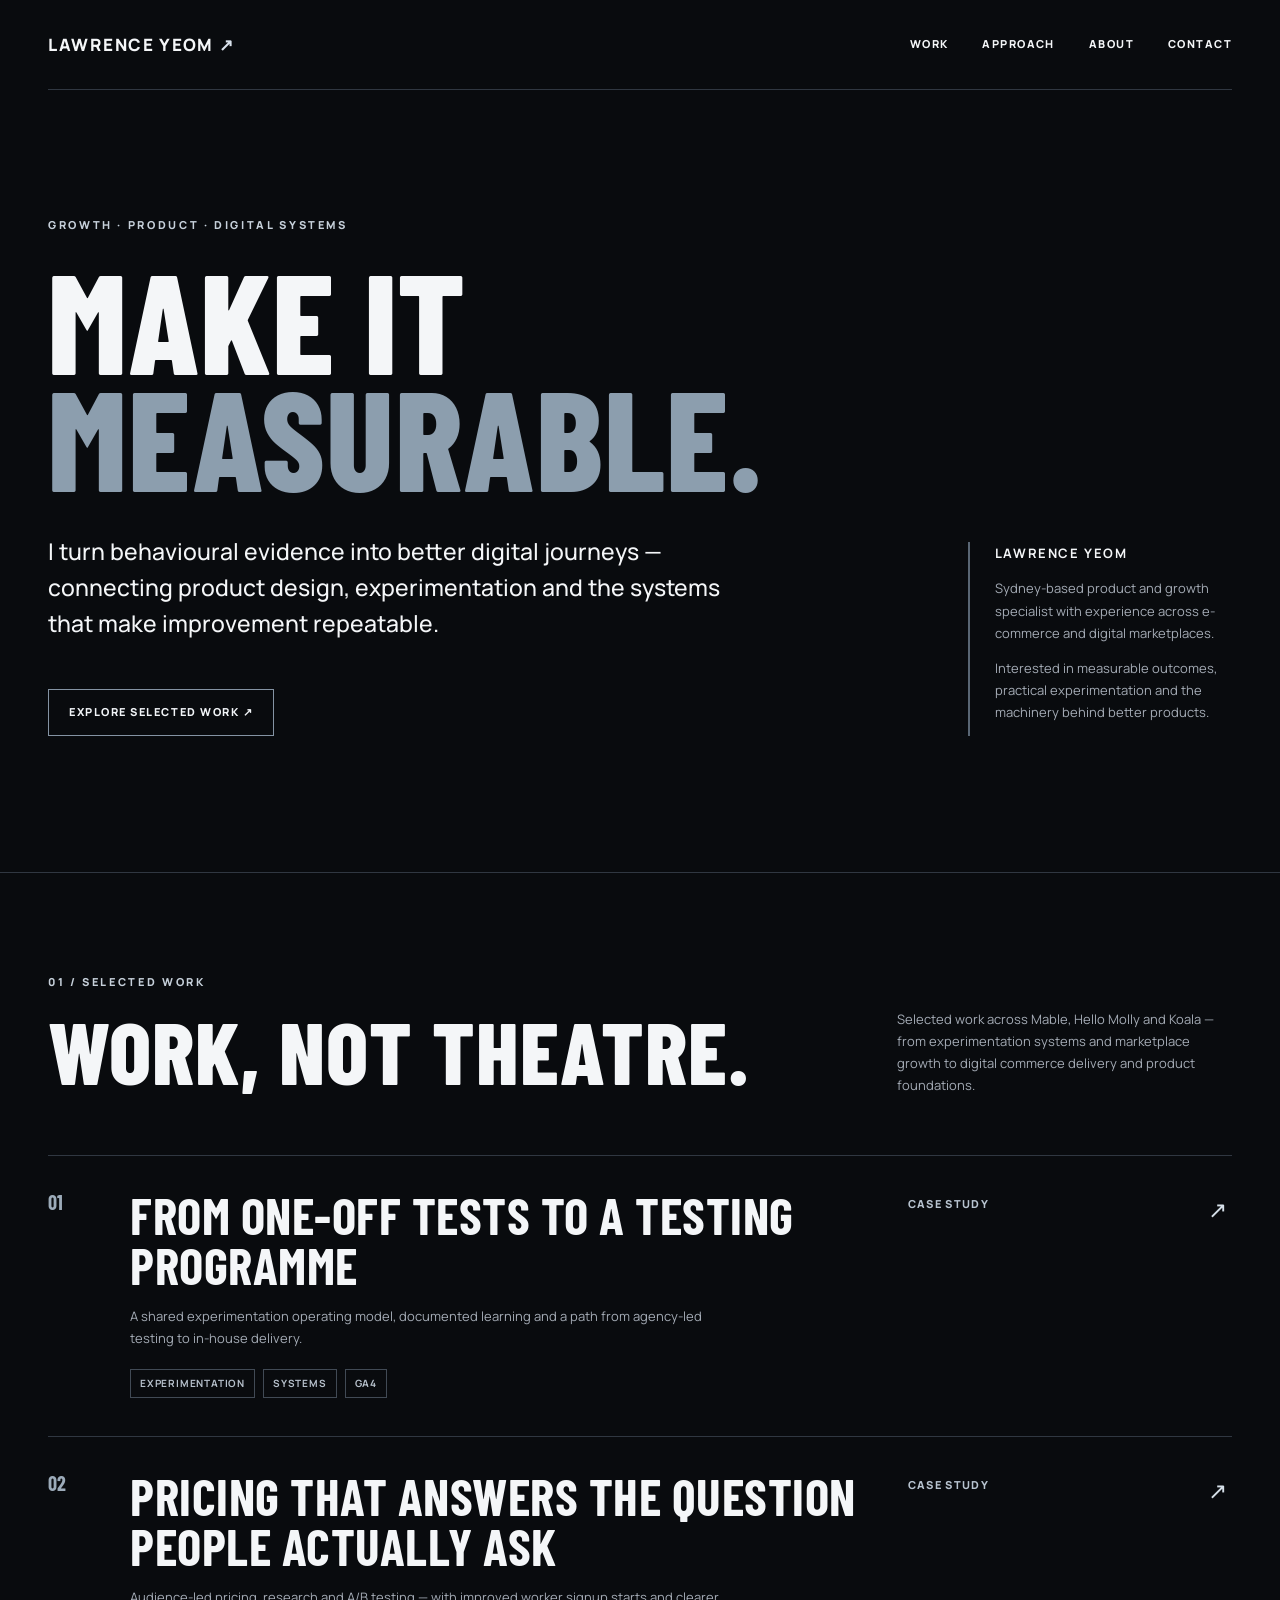
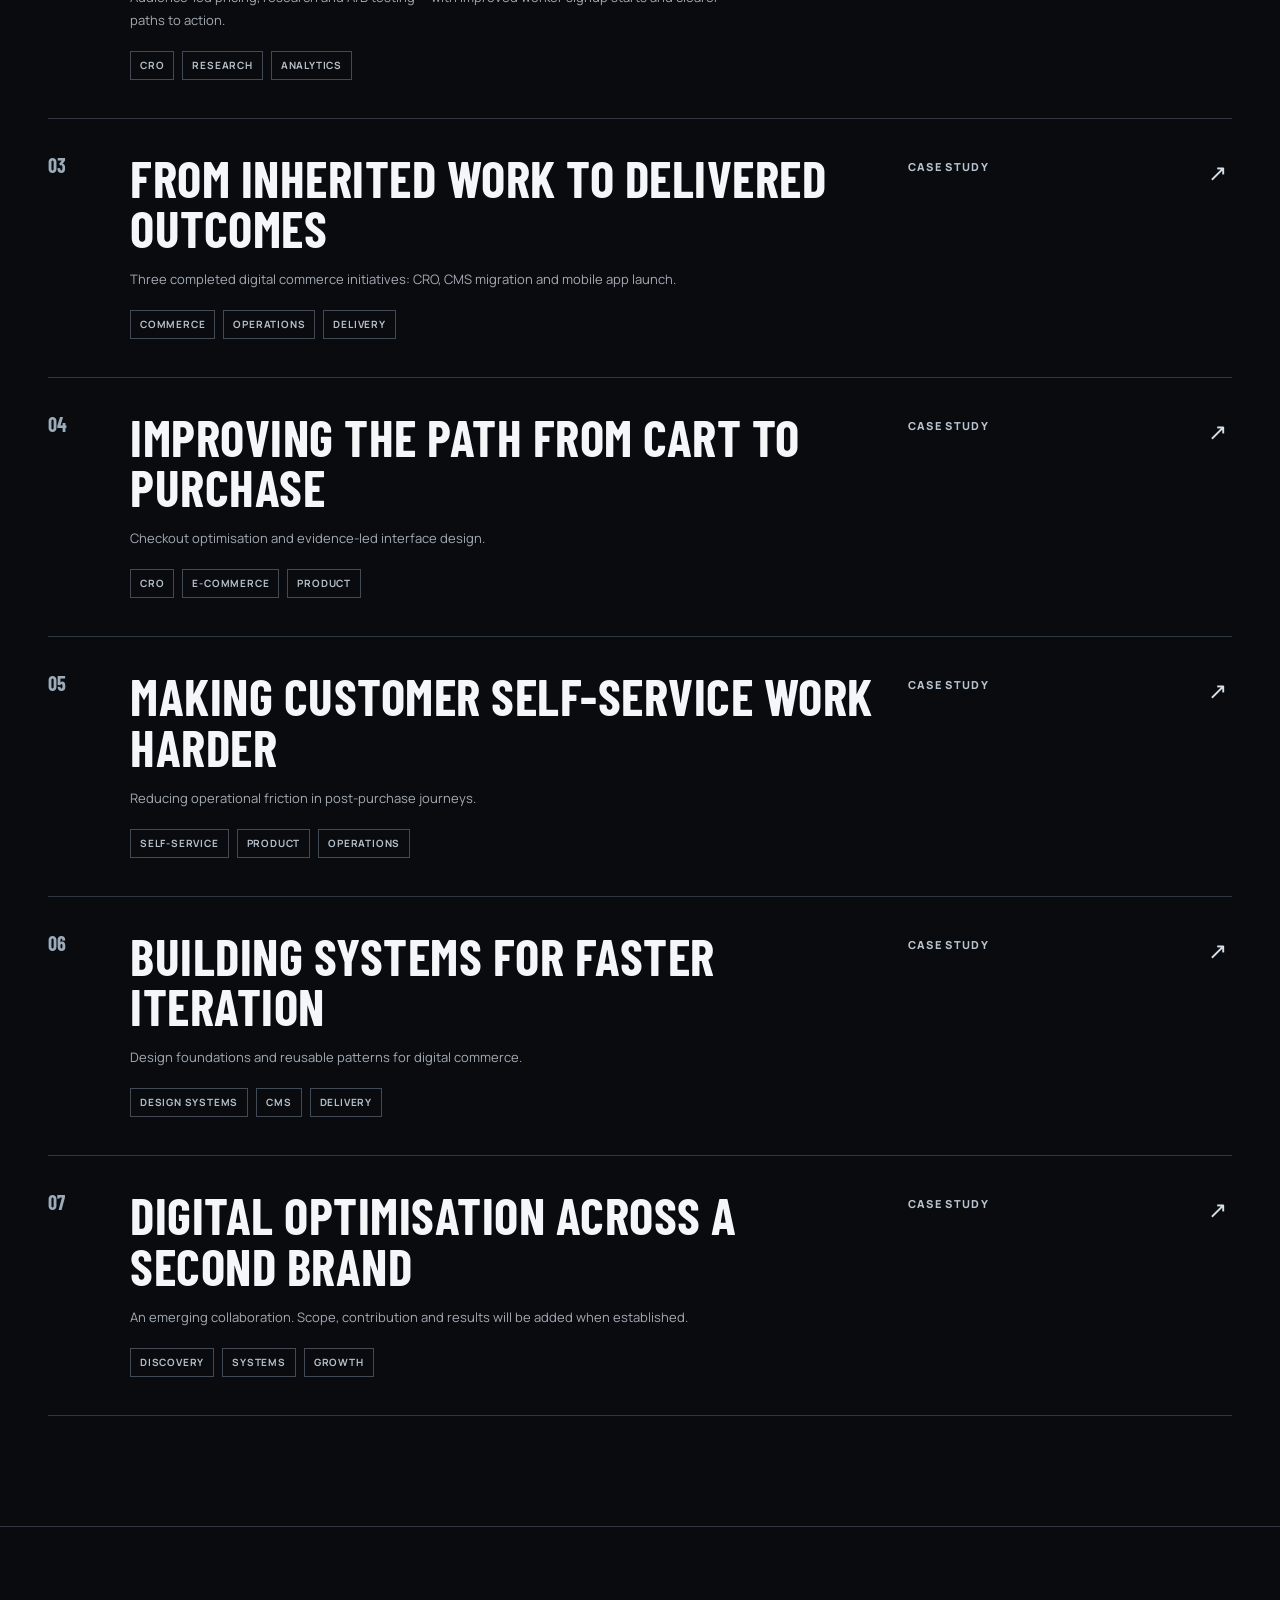
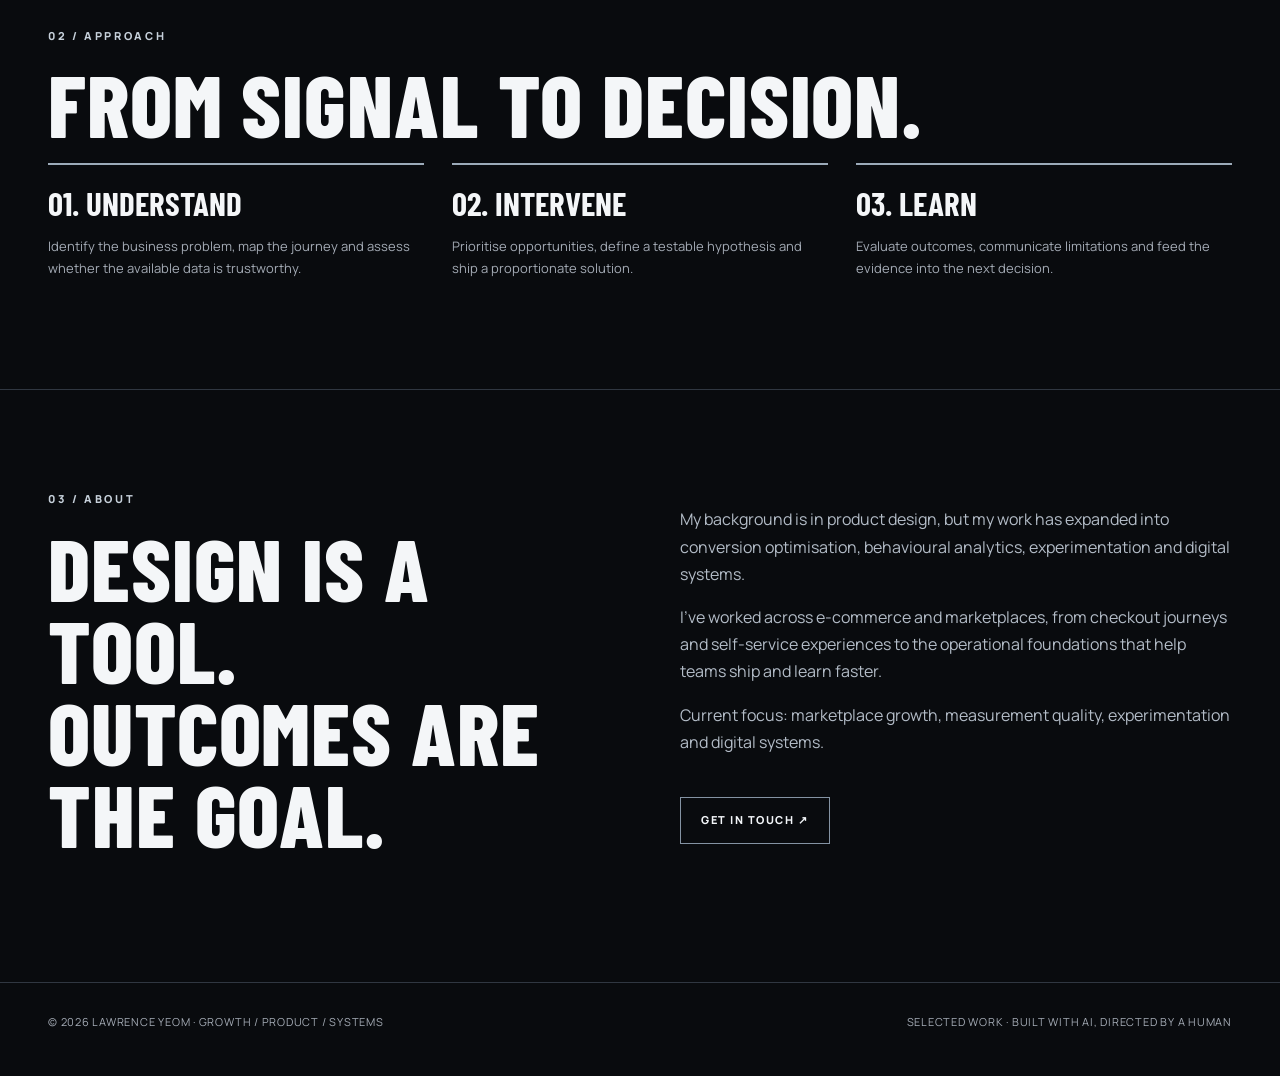
<file: index.html>
<!DOCTYPE html>
<html lang="en"><head><meta charset="utf-8"/><meta content="width=device-width,initial-scale=1" name="viewport"/><meta content="#090b0e" name="theme-color"/><meta content="Lawrence Yeom — growth, product design, analytics and digital systems portfolio." name="description"/><title>Growth, Product &amp; Digital Systems — Lawrence Yeom</title><link href="assets/style.css" rel="stylesheet"/></head><body><header class="wrap"><nav aria-label="Main navigation" class="nav"><a class="brand" href="index.html">LAWRENCE YEOM <span style="color:var(--accent)">↗</span></a><div class="links"><a href="index.html#work">Work</a><a href="index.html#approach">Approach</a><a href="index.html#about">About</a><a href="mailto:lyeo1991@gmail.com">Contact</a></div></nav></header><main><section class="wrap hero"><div><div class="eyebrow">Growth · Product · Digital Systems</div><h1>Make it<br/><em>measurable.</em></h1><p class="lead">I turn behavioural evidence into better digital journeys — connecting product design, experimentation and the systems that make improvement repeatable.</p><a class="button-link" href="#work">Explore selected work ↗</a></div><aside class="side"><b>Lawrence Yeom</b><p>Sydney-based product and growth specialist with experience across e-commerce and digital marketplaces.</p><p>Interested in measurable outcomes, practical experimentation and the machinery behind better products.</p></aside></section><hr class="rule"/><section class="wrap section" id="work"><div class="section-head"><div><div class="eyebrow">01 / Selected work</div><h2>Work, not theatre.</h2></div><p>Selected work across Mable, Hello Molly and Koala — from experimentation systems and marketplace growth to digital commerce delivery and product foundations.</p></div><a class="work" href="cases/mable-cro.html"><span class="num">01</span><div><h3>From one-off tests to a testing programme</h3><p>A shared experimentation operating model, documented learning and a path from agency-led testing to in-house delivery.</p><div class="chips"><span class="chip">Experimentation</span><span class="chip">Systems</span><span class="chip">GA4</span></div></div><span class="meta">Case study</span><span aria-hidden="true" class="arrow">↗</span></a><a class="work" href="cases/mable-pricing.html"><span class="num">02</span><div><h3>Pricing that answers the question people actually ask</h3><p>Audience-led pricing, research and A/B testing — with improved worker signup starts and clearer paths to action.</p><div class="chips"><span class="chip">CRO</span><span class="chip">Research</span><span class="chip">Analytics</span></div></div><span class="meta">Case study</span><span aria-hidden="true" class="arrow">↗</span></a><a class="work" href="cases/hellomolly-growth.html"><span class="num">03</span><div><h3>From inherited work to delivered outcomes</h3><p>Three completed digital commerce initiatives: CRO, CMS migration and mobile app launch.</p><div class="chips"><span class="chip">Commerce</span><span class="chip">Operations</span><span class="chip">Delivery</span></div></div><span class="meta">Case study</span><span aria-hidden="true" class="arrow">↗</span></a><a class="work" href="cases/koala-checkout.html"><span class="num">04</span><div><h3>Improving the path from cart to purchase</h3><p>Checkout optimisation and evidence-led interface design.</p><div class="chips"><span class="chip">CRO</span><span class="chip">E-commerce</span><span class="chip">Product</span></div></div><span class="meta">Case study</span><span aria-hidden="true" class="arrow">↗</span></a><a class="work" href="cases/koala-accounts.html"><span class="num">05</span><div><h3>Making customer self-service work harder</h3><p>Reducing operational friction in post-purchase journeys.</p><div class="chips"><span class="chip">Self-service</span><span class="chip">Product</span><span class="chip">Operations</span></div></div><span class="meta">Case study</span><span aria-hidden="true" class="arrow">↗</span></a><a class="work" href="cases/koala-systems.html"><span class="num">06</span><div><h3>Building systems for faster iteration</h3><p>Design foundations and reusable patterns for digital commerce.</p><div class="chips"><span class="chip">Design systems</span><span class="chip">CMS</span><span class="chip">Delivery</span></div></div><span class="meta">Case study</span><span aria-hidden="true" class="arrow">↗</span></a><a class="work" href="cases/homemade-growth.html"><span class="num">07</span><div><h3>Digital optimisation across a second brand</h3><p>An emerging collaboration. Scope, contribution and results will be added when established.</p><div class="chips"><span class="chip">Discovery</span><span class="chip">Systems</span><span class="chip">Growth</span></div></div><span class="meta">Case study</span><span aria-hidden="true" class="arrow">↗</span></a></section><hr class="rule"/><section class="wrap section" id="approach"><div class="eyebrow">02 / Approach</div><h2>From signal to decision.</h2><div class="grid3"><div><h3>01. Understand</h3><p>Identify the business problem, map the journey and assess whether the available data is trustworthy.</p></div><div><h3>02. Intervene</h3><p>Prioritise opportunities, define a testable hypothesis and ship a proportionate solution.</p></div><div><h3>03. Learn</h3><p>Evaluate outcomes, communicate limitations and feed the evidence into the next decision.</p></div></div></section><hr class="rule"/><section class="wrap section about" id="about"><div><div class="eyebrow">03 / About</div><h2>Design is a tool.<br/>Outcomes are the goal.</h2></div><div><p>My background is in product design, but my work has expanded into conversion optimisation, behavioural analytics, experimentation and digital systems.</p><p>I've worked across e-commerce and marketplaces, from checkout journeys and self-service experiences to the operational foundations that help teams ship and learn faster.</p><p class="small muted">Current focus: marketplace growth, measurement quality, experimentation and digital systems.</p><a class="button-link" href="mailto:lyeo1991@gmail.com">Get in touch ↗</a></div></section></main><hr class="rule"/><footer class="wrap footer"><span>© 2026 Lawrence Yeom · Growth / Product / Systems</span><span>Selected work · Built with AI, directed by a human</span></footer></body></html>
</file>
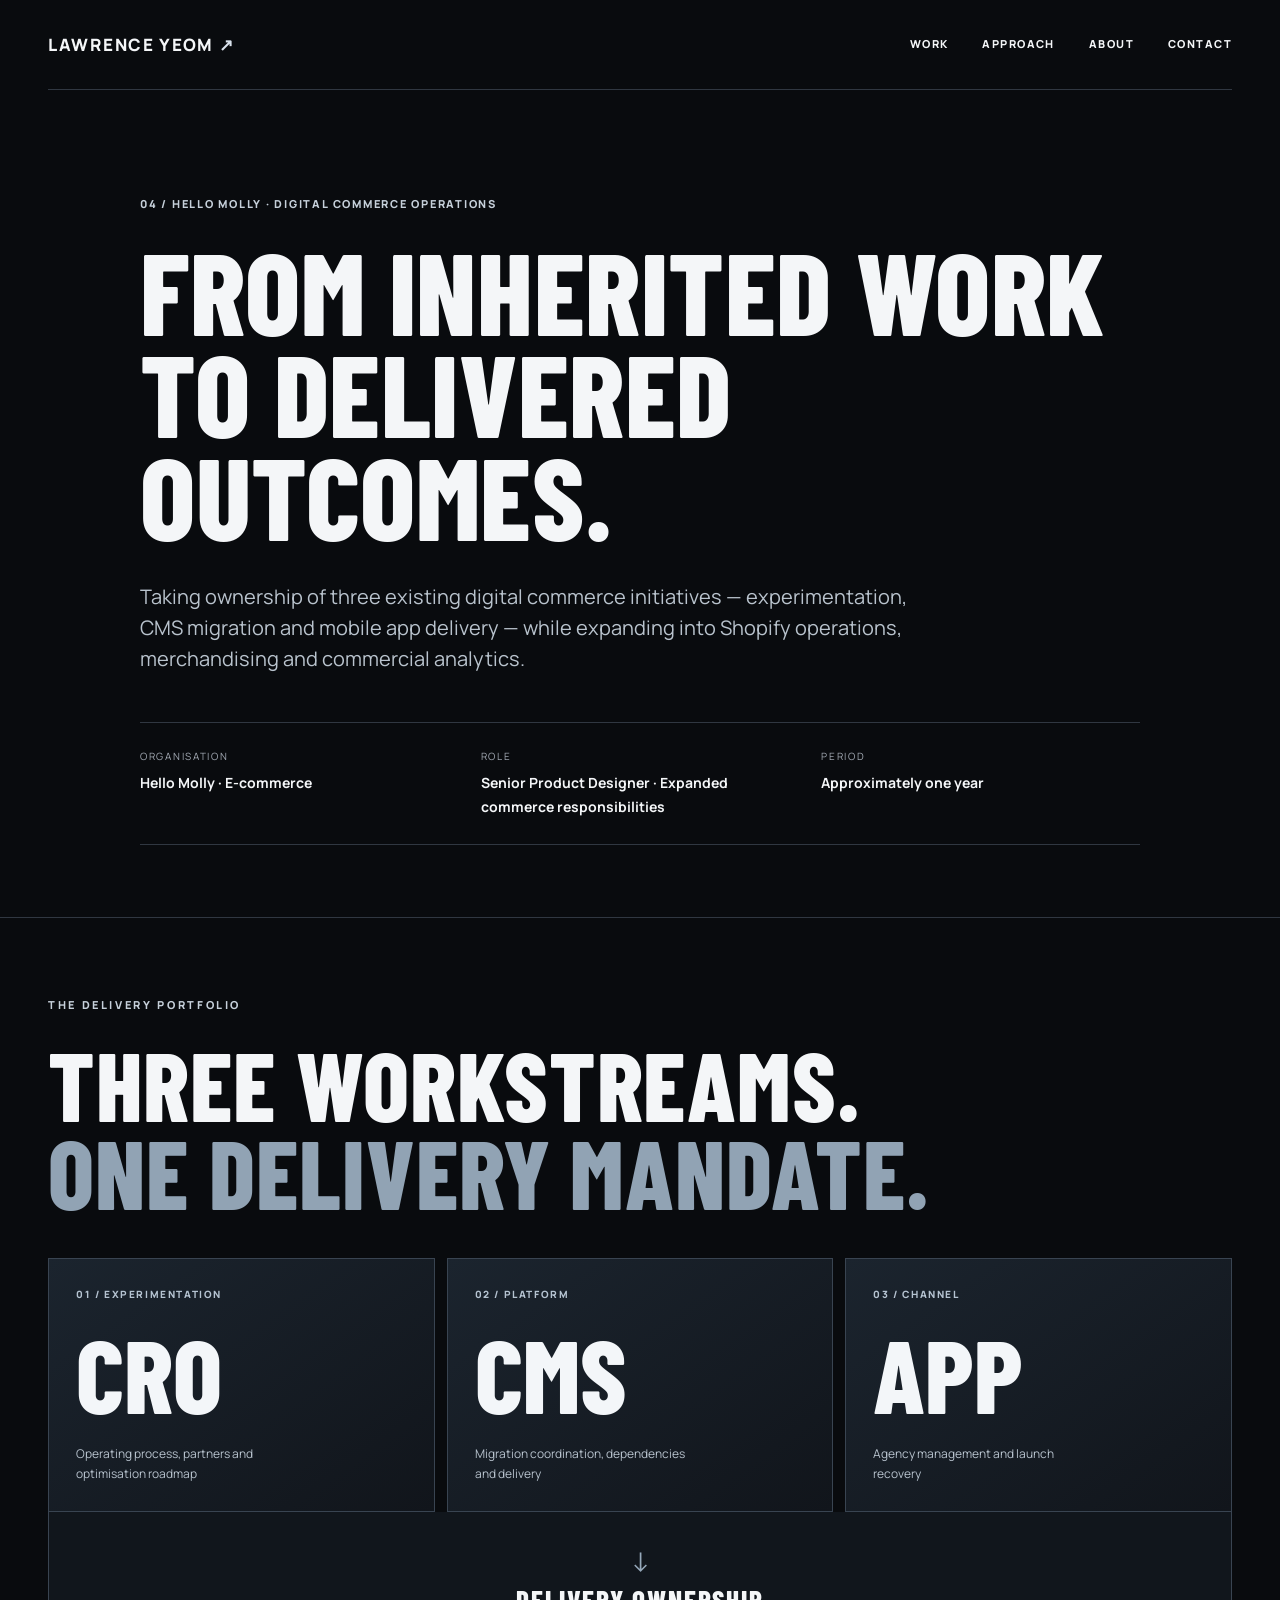
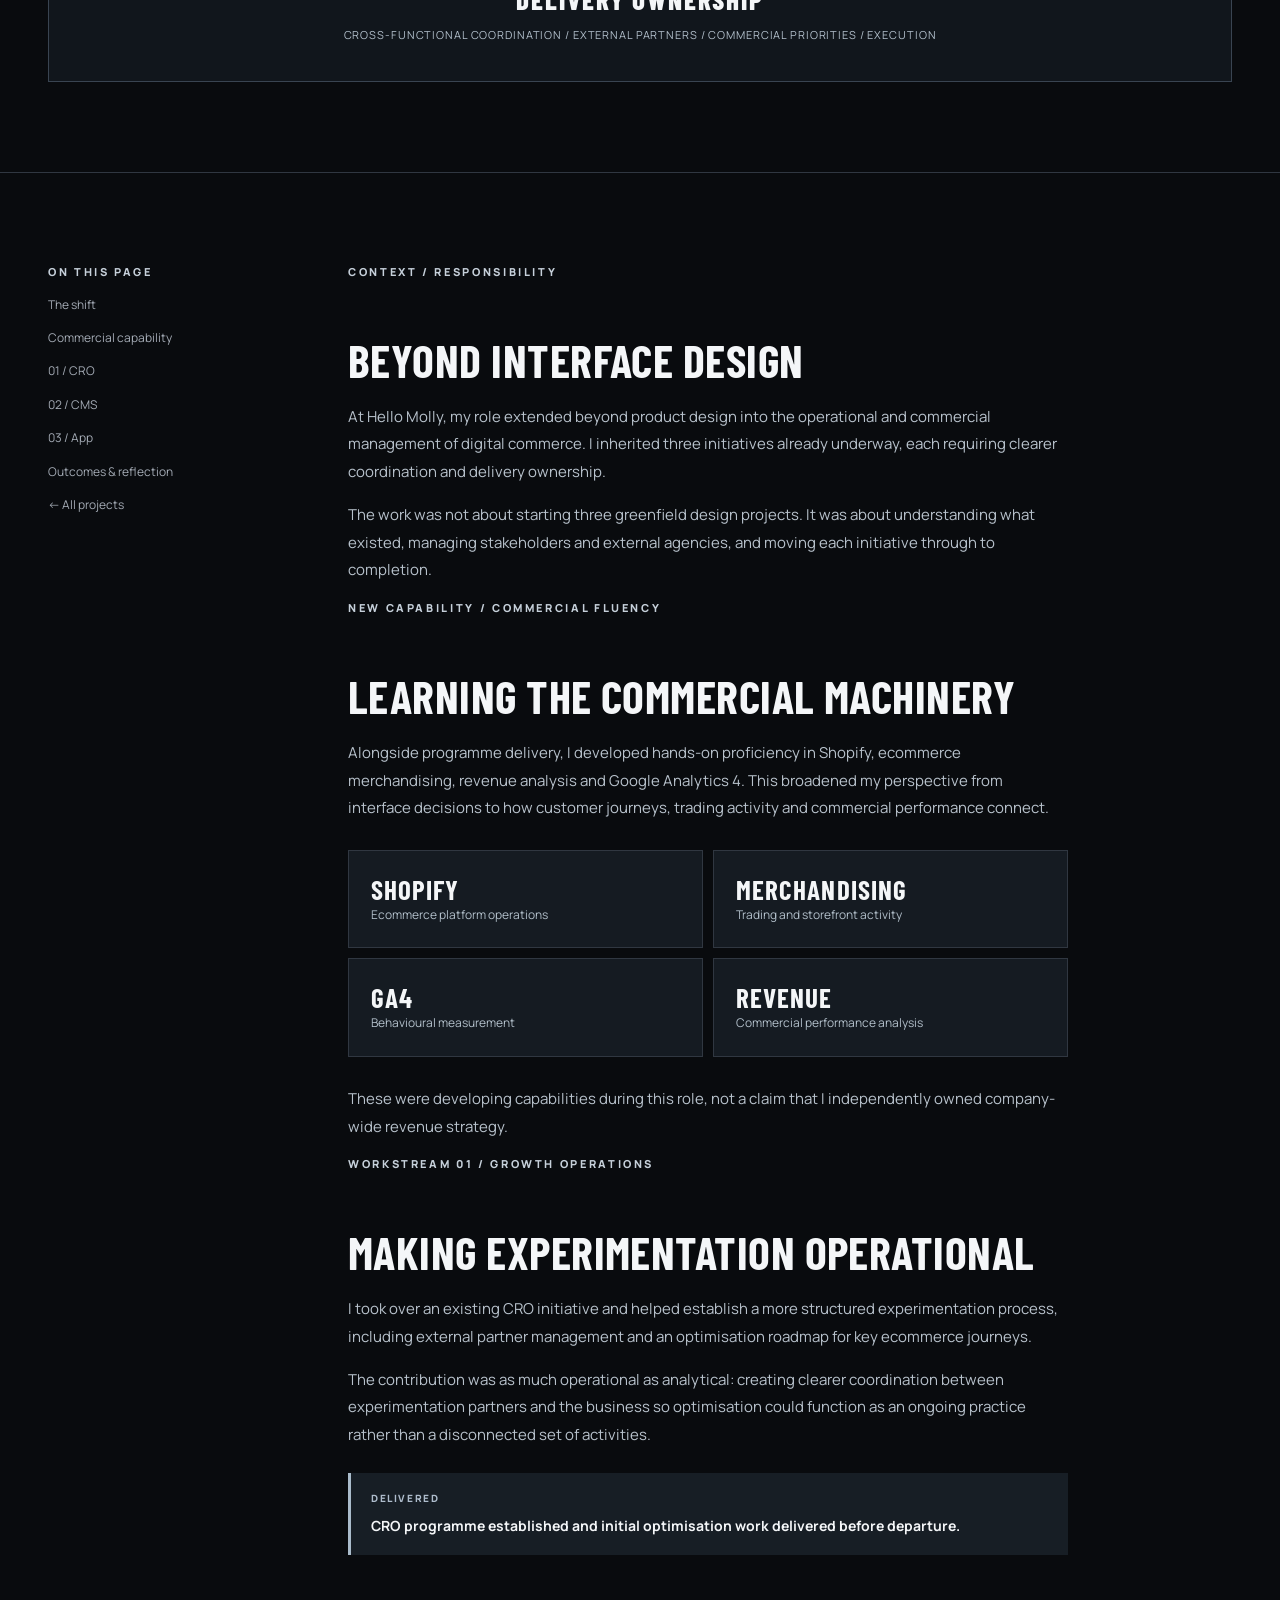
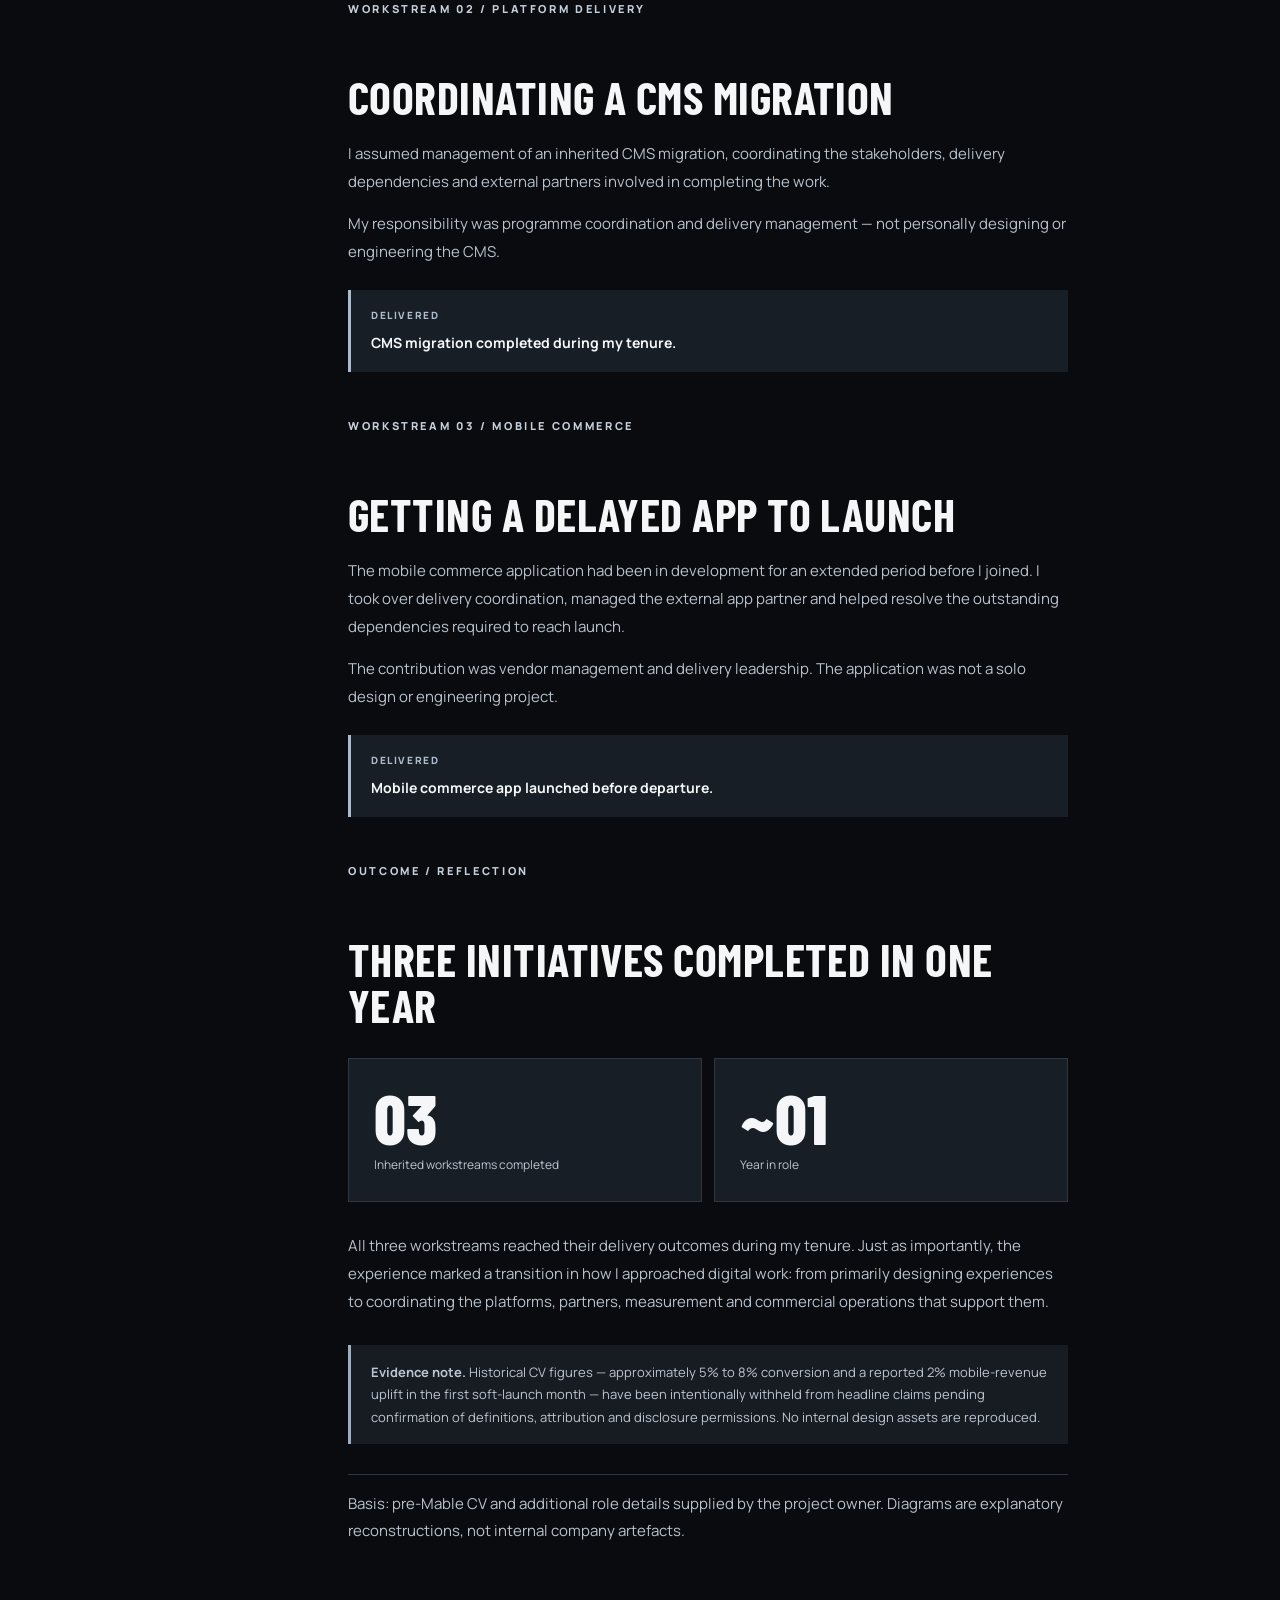
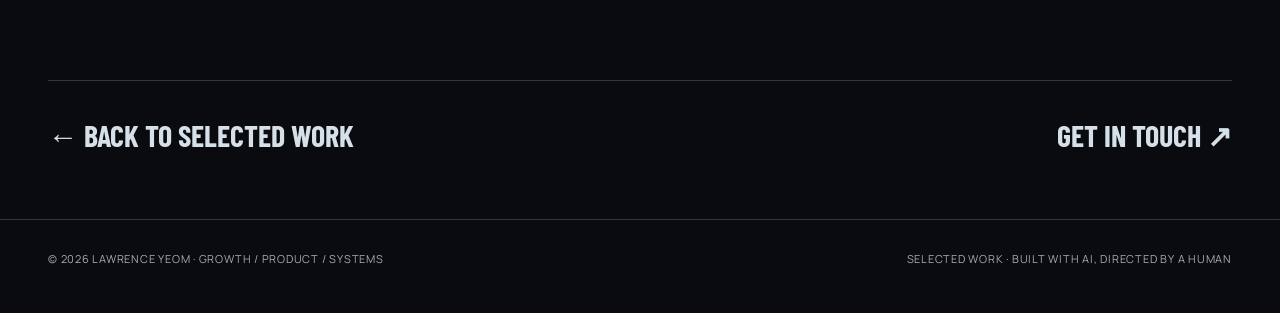
<file: cases/hellomolly-growth.html>
<!doctype html><html lang="en"><head><meta charset="utf-8"><meta name="viewport" content="width=device-width,initial-scale=1"><meta name="theme-color" content="#090b0e"><meta name="description" content="Hello Molly case study — digital commerce operations, CRO, CMS migration and mobile app delivery."><title>Digital Commerce Operations — Hello Molly | Lawrence Yeom</title><link rel="stylesheet" href="../assets/style.css"></head><body><header class="wrap"><nav class="nav" aria-label="Main navigation"><a class="brand" href="../index.html">LAWRENCE YEOM <span style="color:var(--accent)">↗</span></a><div class="links"><a href="../index.html#work">Work</a><a href="../index.html#approach">Approach</a><a href="../index.html#about">About</a><a href="mailto:lyeo1991@gmail.com">Contact</a></div></nav></header><main>
<section class="wrap case-head"><div class="eyebrow">04 / Hello Molly · Digital commerce operations</div><h1>From inherited work to delivered outcomes.</h1><p class="intro">Taking ownership of three existing digital commerce initiatives — experimentation, CMS migration and mobile app delivery — while expanding into Shopify operations, merchandising and commercial analytics.</p><div class="facts"><div class="fact"><label>Organisation</label><strong>Hello Molly · E-commerce</strong></div><div class="fact"><label>Role</label><strong>Senior Product Designer · Expanded commerce responsibilities</strong></div><div class="fact"><label>Period</label><strong>Approximately one year</strong></div></div></section>
<hr class="rule"><section class="wrap hm-visual"><div class="eyebrow">The delivery portfolio</div><h2>THREE WORKSTREAMS.<br><span>ONE DELIVERY MANDATE.</span></h2><div class="hm-streams"><div><small>01 / EXPERIMENTATION</small><b>CRO</b><p>Operating process, partners and optimisation roadmap</p></div><div><small>02 / PLATFORM</small><b>CMS</b><p>Migration coordination, dependencies and delivery</p></div><div><small>03 / CHANNEL</small><b>APP</b><p>Agency management and launch recovery</p></div></div><div class="hm-output"><span>↓</span><strong>DELIVERY OWNERSHIP</strong><p>Cross-functional coordination / External partners / Commercial priorities / Execution</p></div></section>
<hr class="rule"><section class="wrap case-body"><aside class="toc"><div class="eyebrow">On this page</div><a href="#context">The shift</a><a href="#commerce">Commercial capability</a><a href="#cro">01 / CRO</a><a href="#cms">02 / CMS</a><a href="#app">03 / App</a><a href="#outcomes">Outcomes &amp; reflection</a><a href="../index.html#work">← All projects</a></aside><article class="prose">
<section id="context"><div class="eyebrow">Context / Responsibility</div><h2>Beyond interface design</h2><p>At Hello Molly, my role extended beyond product design into the operational and commercial management of digital commerce. I inherited three initiatives already underway, each requiring clearer coordination and delivery ownership.</p><p>The work was not about starting three greenfield design projects. It was about understanding what existed, managing stakeholders and external agencies, and moving each initiative through to completion.</p></section>
<section id="commerce"><div class="eyebrow">New capability / Commercial fluency</div><h2>Learning the commercial machinery</h2><p>Alongside programme delivery, I developed hands-on proficiency in Shopify, ecommerce merchandising, revenue analysis and Google Analytics 4. This broadened my perspective from interface decisions to how customer journeys, trading activity and commercial performance connect.</p><div class="hm-capabilities"><div><strong>SHOPIFY</strong><span>Ecommerce platform operations</span></div><div><strong>MERCHANDISING</strong><span>Trading and storefront activity</span></div><div><strong>GA4</strong><span>Behavioural measurement</span></div><div><strong>REVENUE</strong><span>Commercial performance analysis</span></div></div><p>These were developing capabilities during this role, not a claim that I independently owned company-wide revenue strategy.</p></section>
<section id="cro"><div class="eyebrow">Workstream 01 / Growth operations</div><h2>Making experimentation operational</h2><p>I took over an existing CRO initiative and helped establish a more structured experimentation process, including external partner management and an optimisation roadmap for key ecommerce journeys.</p><p>The contribution was as much operational as analytical: creating clearer coordination between experimentation partners and the business so optimisation could function as an ongoing practice rather than a disconnected set of activities.</p><div class="hm-delivered"><span>DELIVERED</span><strong>CRO programme established and initial optimisation work delivered before departure.</strong></div></section>
<section id="cms"><div class="eyebrow">Workstream 02 / Platform delivery</div><h2>Coordinating a CMS migration</h2><p>I assumed management of an inherited CMS migration, coordinating the stakeholders, delivery dependencies and external partners involved in completing the work.</p><p>My responsibility was programme coordination and delivery management — not personally designing or engineering the CMS.</p><div class="hm-delivered"><span>DELIVERED</span><strong>CMS migration completed during my tenure.</strong></div></section>
<section id="app"><div class="eyebrow">Workstream 03 / Mobile commerce</div><h2>Getting a delayed app to launch</h2><p>The mobile commerce application had been in development for an extended period before I joined. I took over delivery coordination, managed the external app partner and helped resolve the outstanding dependencies required to reach launch.</p><p>The contribution was vendor management and delivery leadership. The application was not a solo design or engineering project.</p><div class="hm-delivered"><span>DELIVERED</span><strong>Mobile commerce app launched before departure.</strong></div></section>
<section id="outcomes"><div class="eyebrow">Outcome / Reflection</div><h2>Three initiatives completed in one year</h2><div class="hm-summary"><div><b>03</b><span>Inherited workstreams completed</span></div><div><b>~01</b><span>Year in role</span></div></div><p>All three workstreams reached their delivery outcomes during my tenure. Just as importantly, the experience marked a transition in how I approached digital work: from primarily designing experiences to coordinating the platforms, partners, measurement and commercial operations that support them.</p><div class="notice"><strong>Evidence note.</strong> Historical CV figures — approximately 5% to 8% conversion and a reported 2% mobile-revenue uplift in the first soft-launch month — have been intentionally withheld from headline claims pending confirmation of definitions, attribution and disclosure permissions. No internal design assets are reproduced.</div><p class="source">Basis: pre-Mable CV and additional role details supplied by the project owner. Diagrams are explanatory reconstructions, not internal company artefacts.</p></section>
</article></section><div class="wrap next"><a href="../index.html#work">← Back to selected work</a><a href="mailto:lyeo1991@gmail.com">Get in touch ↗</a></div></main><hr class="rule"><footer class="wrap footer"><span>© 2026 Lawrence Yeom · Growth / Product / Systems</span><span>Selected work · Built with AI, directed by a human</span></footer></body></html>
</file>
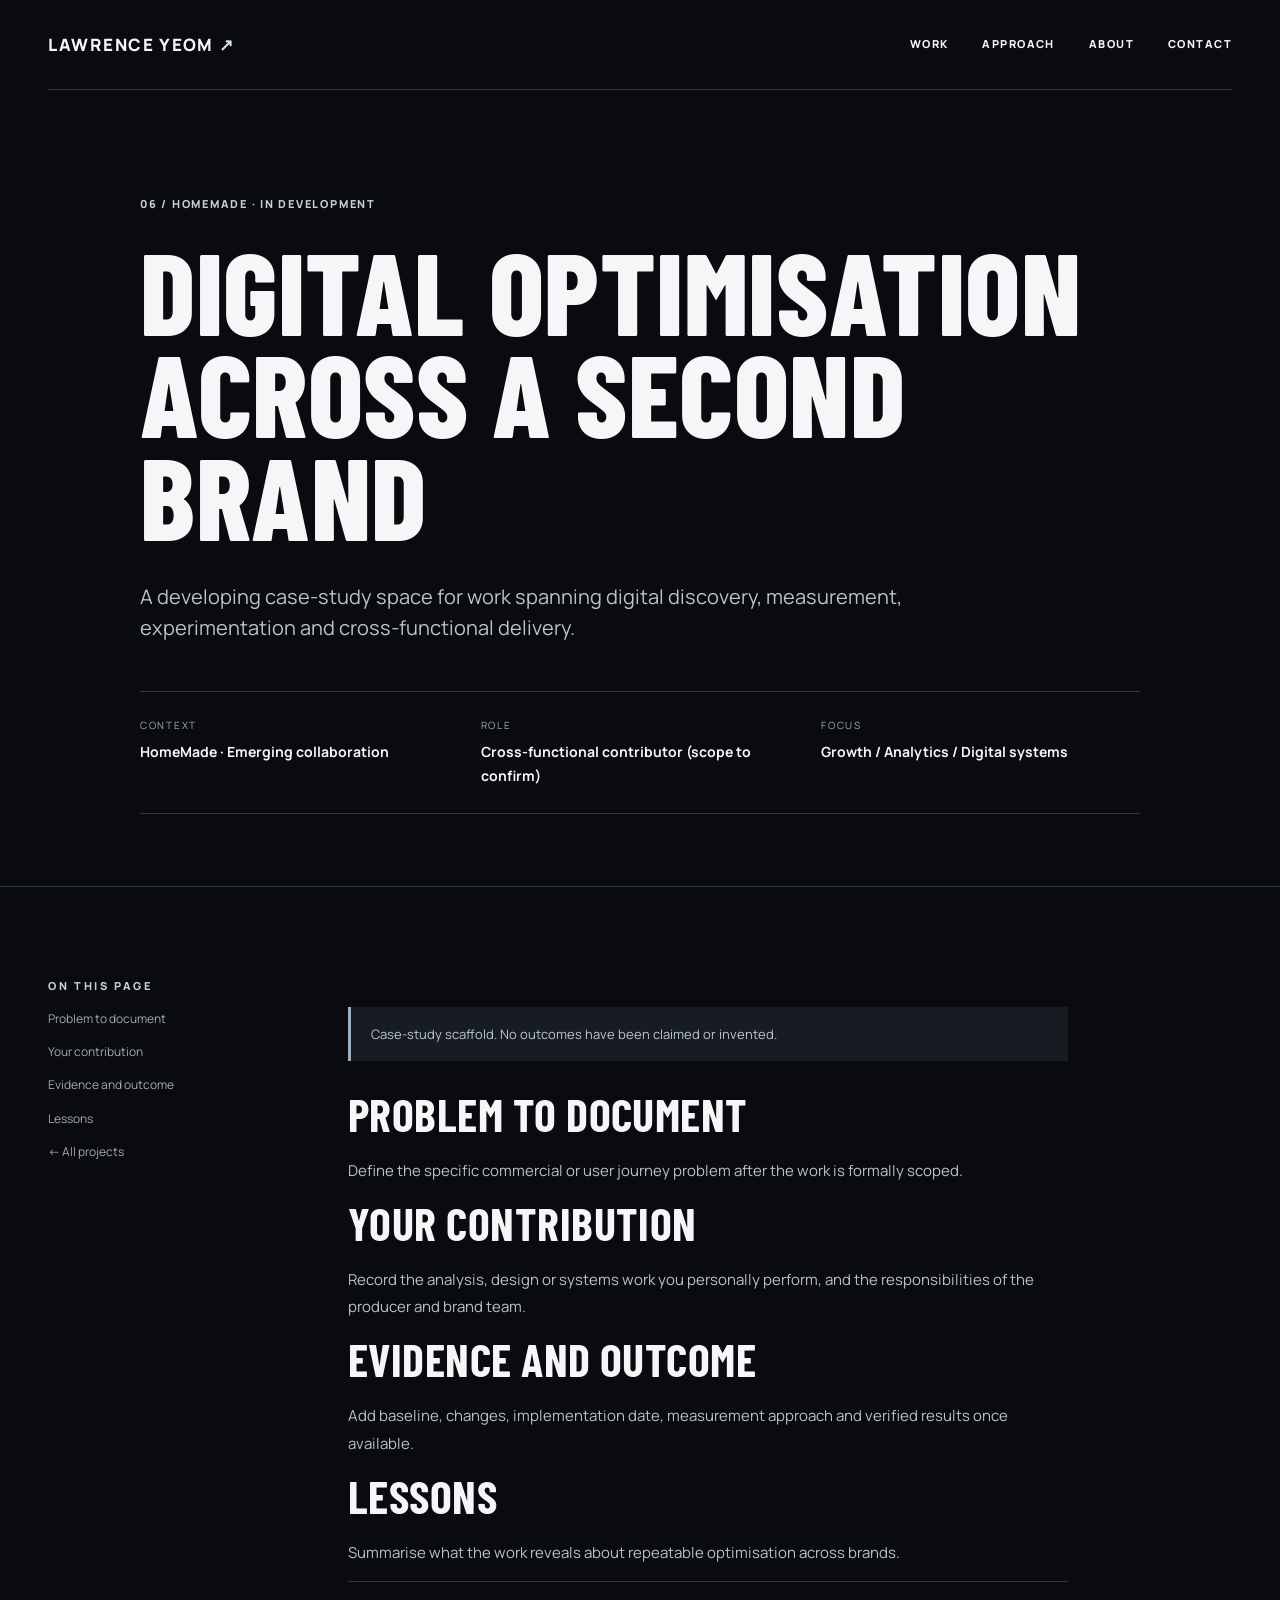
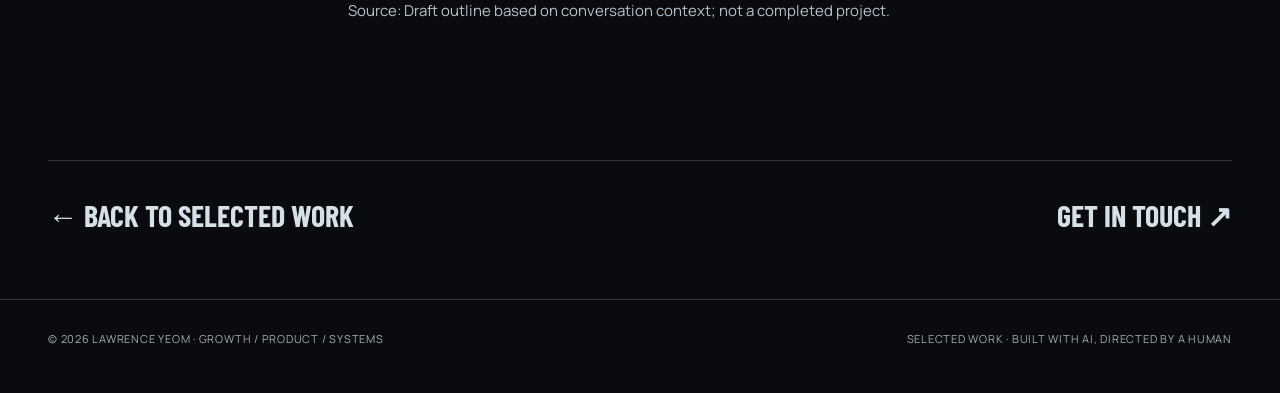
<file: cases/homemade-growth.html>
<!doctype html><html lang="en"><head><meta charset="utf-8"><meta name="viewport" content="width=device-width,initial-scale=1"><meta name="theme-color" content="#090b0e"><meta name="description" content="Lawrence Yeom — growth, product design, analytics and digital systems portfolio."><title>Digital optimisation across a second brand — Lawrence Yeom</title><link rel="stylesheet" href="../assets/style.css"></head><body><header class="wrap"><nav class="nav" aria-label="Main navigation"><a class="brand" href="../index.html">LAWRENCE YEOM <span style="color:var(--accent)">↗</span></a><div class="links"><a href="../index.html#work">Work</a><a href="../index.html#approach">Approach</a><a href="../index.html#about">About</a><a href="mailto:lyeo1991@gmail.com">Contact</a></div></nav></header><main><section class="wrap case-head"><div class="eyebrow">06 / HomeMade · In development</div><h1>Digital optimisation across a second brand</h1><p class="intro">A developing case-study space for work spanning digital discovery, measurement, experimentation and cross-functional delivery.</p><div class="facts"><div class="fact"><label>Context</label><strong>HomeMade · Emerging collaboration</strong></div><div class="fact"><label>Role</label><strong>Cross-functional contributor (scope to confirm)</strong></div><div class="fact"><label>Focus</label><strong>Growth / Analytics / Digital systems</strong></div></div></section><hr class="rule"><section class="wrap case-body"><aside class="toc"><div class="eyebrow">On this page</div><a href="#s0">Problem to document</a><a href="#s1">Your contribution</a><a href="#s2">Evidence and outcome</a><a href="#s3">Lessons</a><a href="../index.html#work">← All projects</a></aside><article class="prose"><div class="notice">Case-study scaffold. No outcomes have been claimed or invented.</div><section id="s0"><h2>Problem to document</h2><p>Define the specific commercial or user journey problem after the work is formally scoped.</p></section><section id="s1"><h2>Your contribution</h2><p>Record the analysis, design or systems work you personally perform, and the responsibilities of the producer and brand team.</p></section><section id="s2"><h2>Evidence and outcome</h2><p>Add baseline, changes, implementation date, measurement approach and verified results once available.</p></section><section id="s3"><h2>Lessons</h2><p>Summarise what the work reveals about repeatable optimisation across brands.</p></section><p class="source">Source: Draft outline based on conversation context; not a completed project. </p></article></section><div class="wrap next"><a href="../index.html#work">← Back to selected work</a><a href="mailto:lyeo1991@gmail.com">Get in touch ↗</a></div></main><hr class="rule"><footer class="wrap footer"><span>© 2026 Lawrence Yeom · Growth / Product / Systems</span><span>Selected work · Built with AI, directed by a human</span></footer></body></html>
</file>
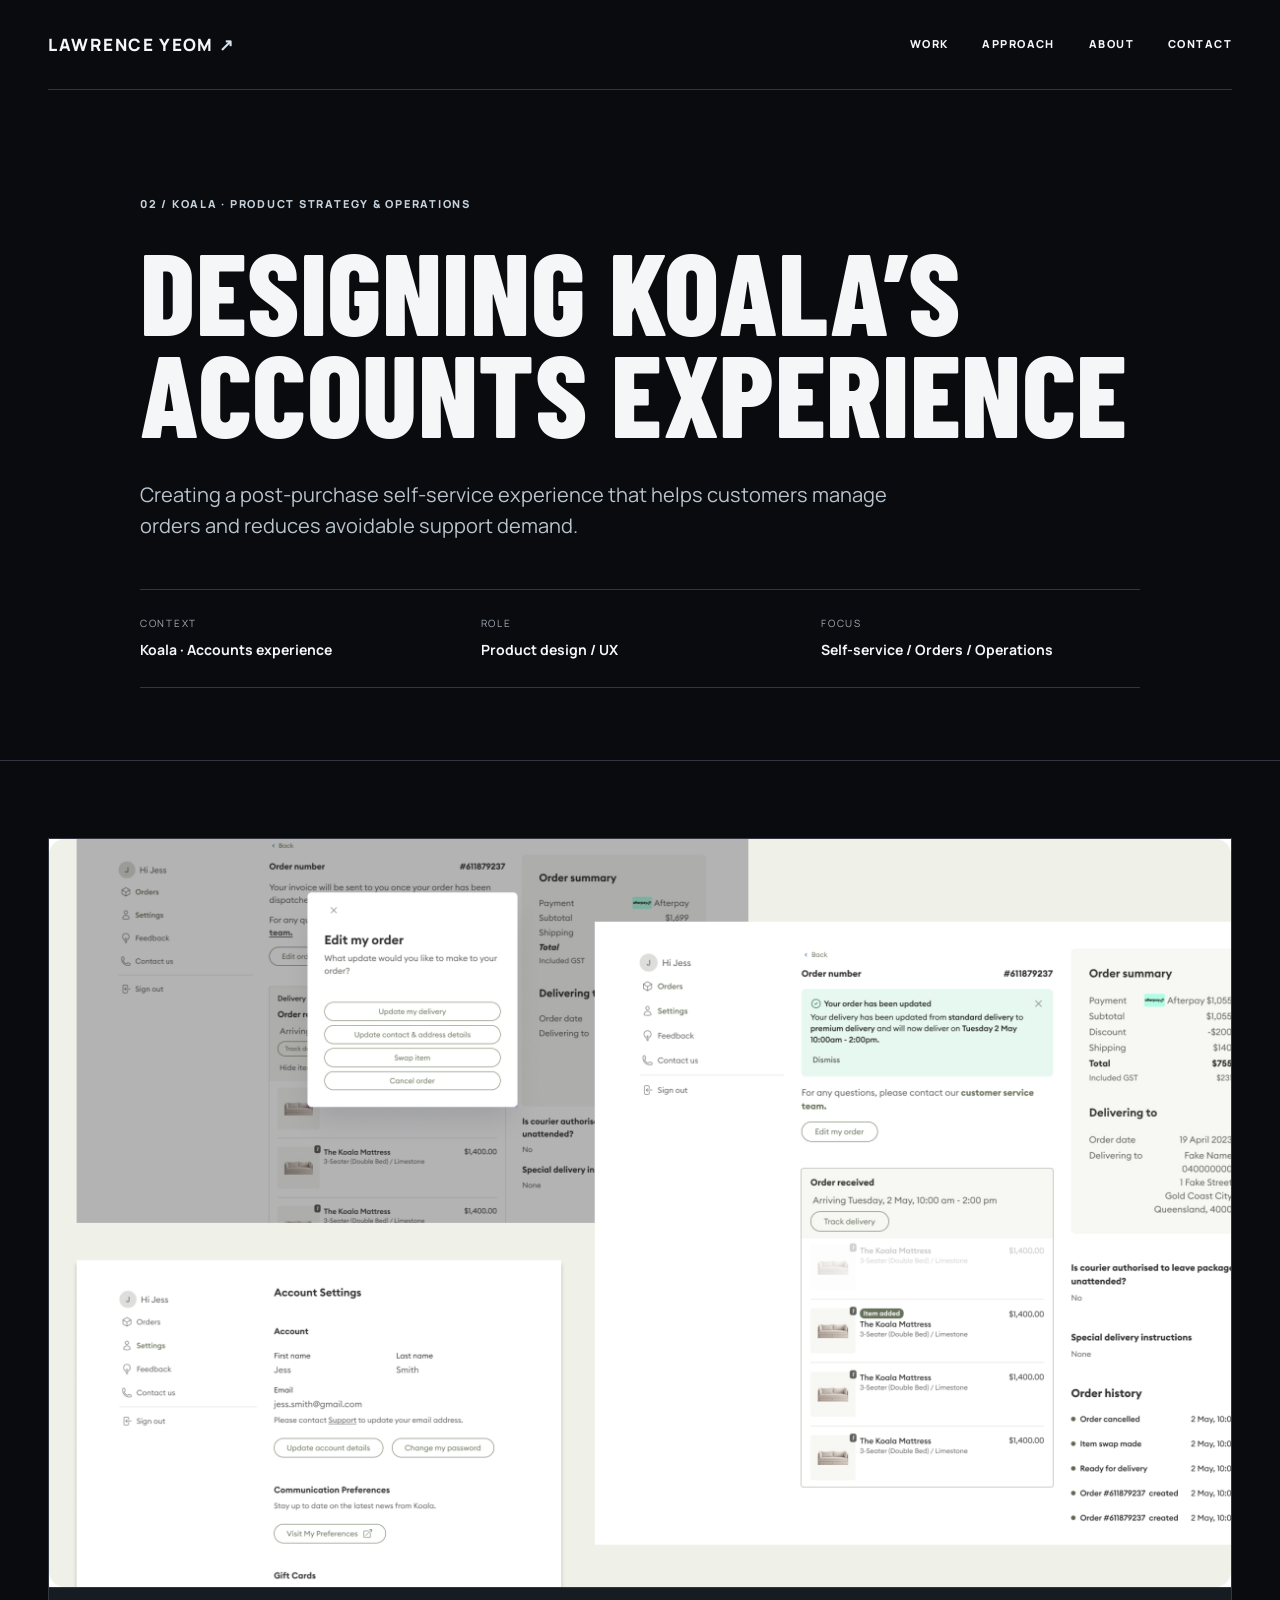
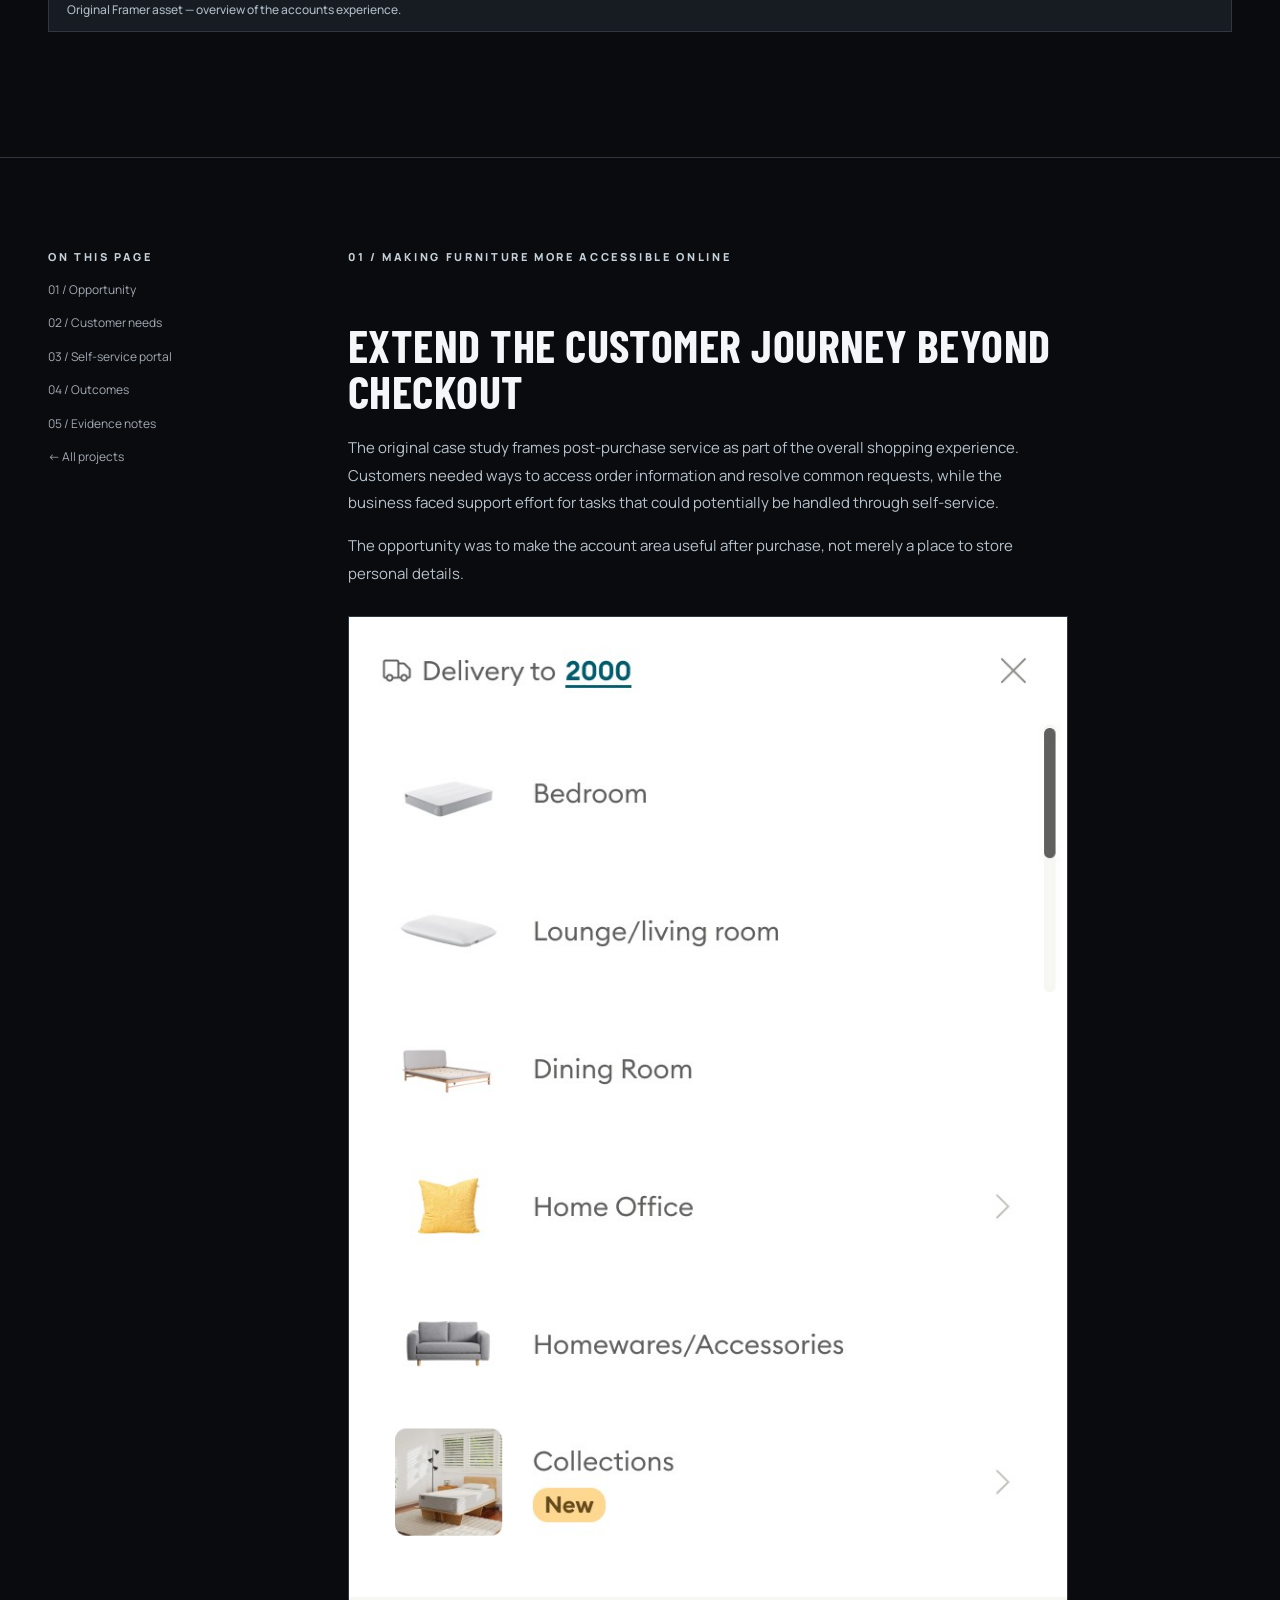
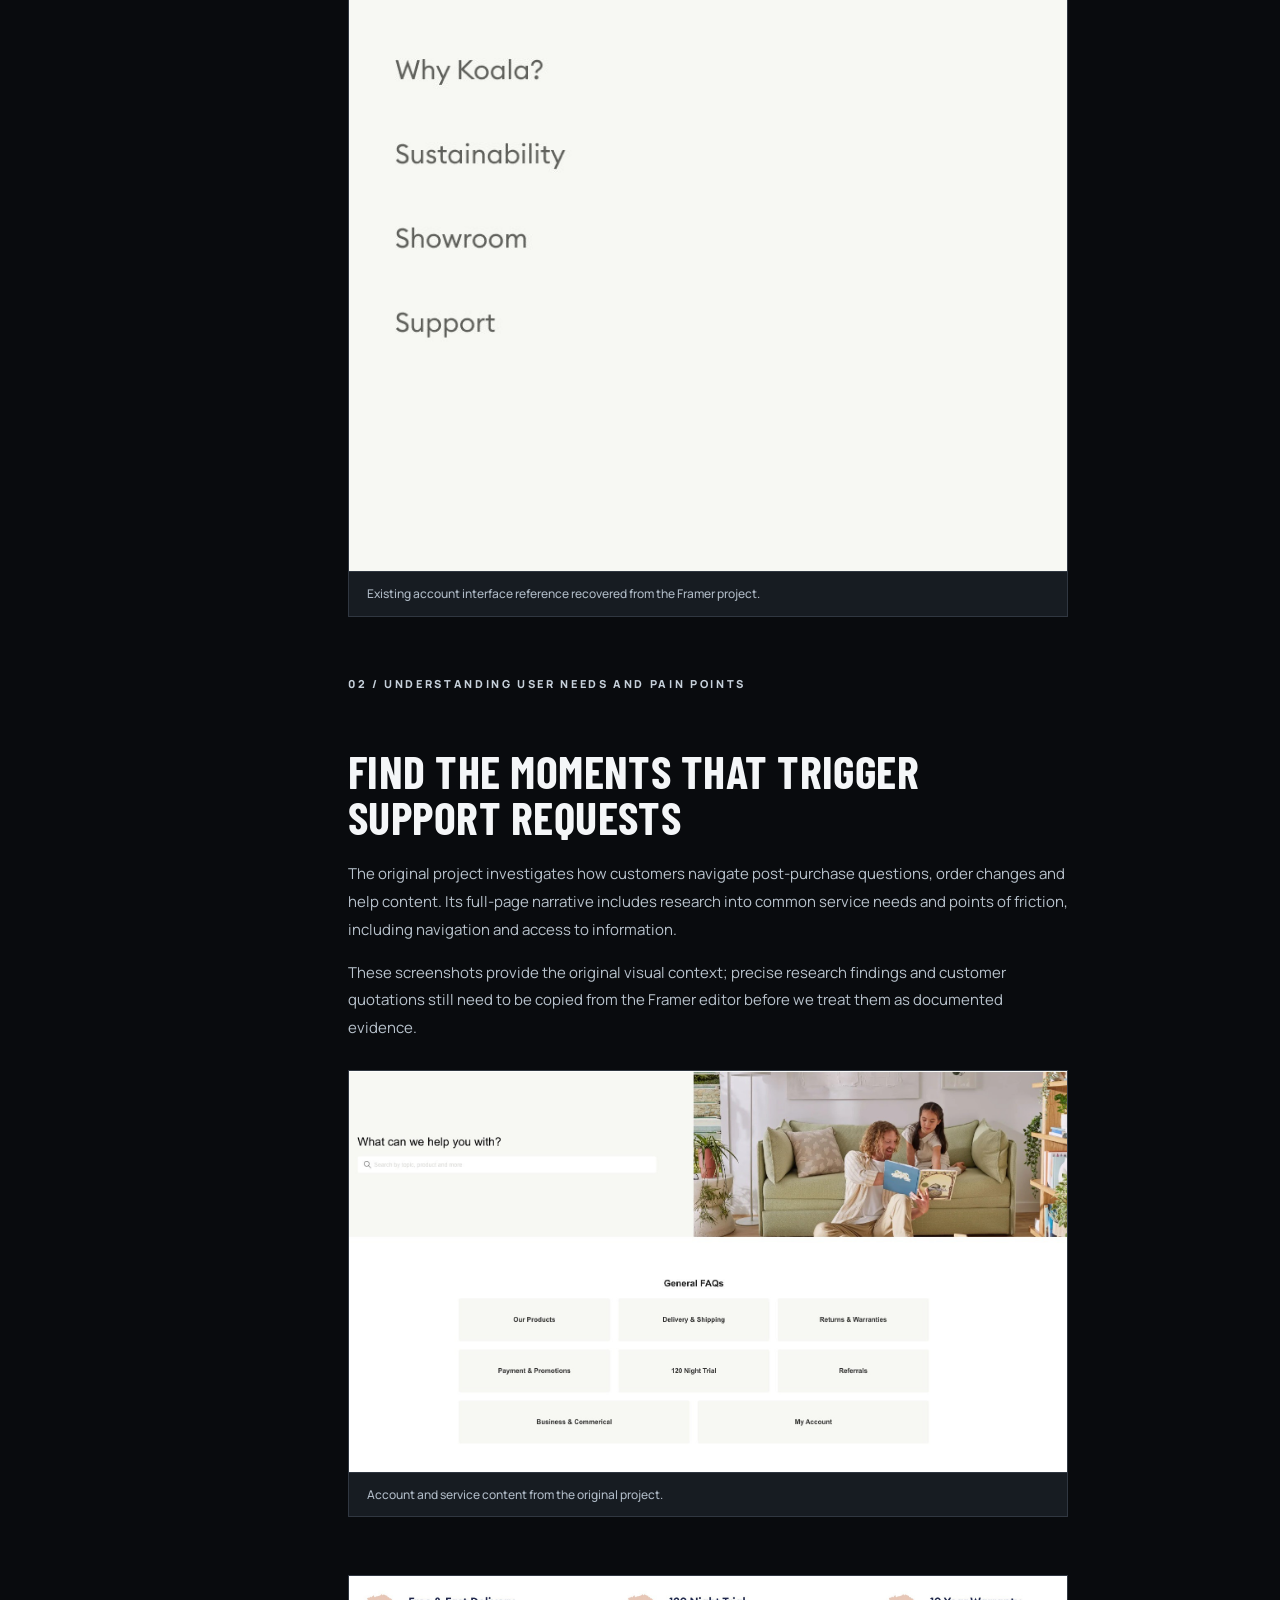
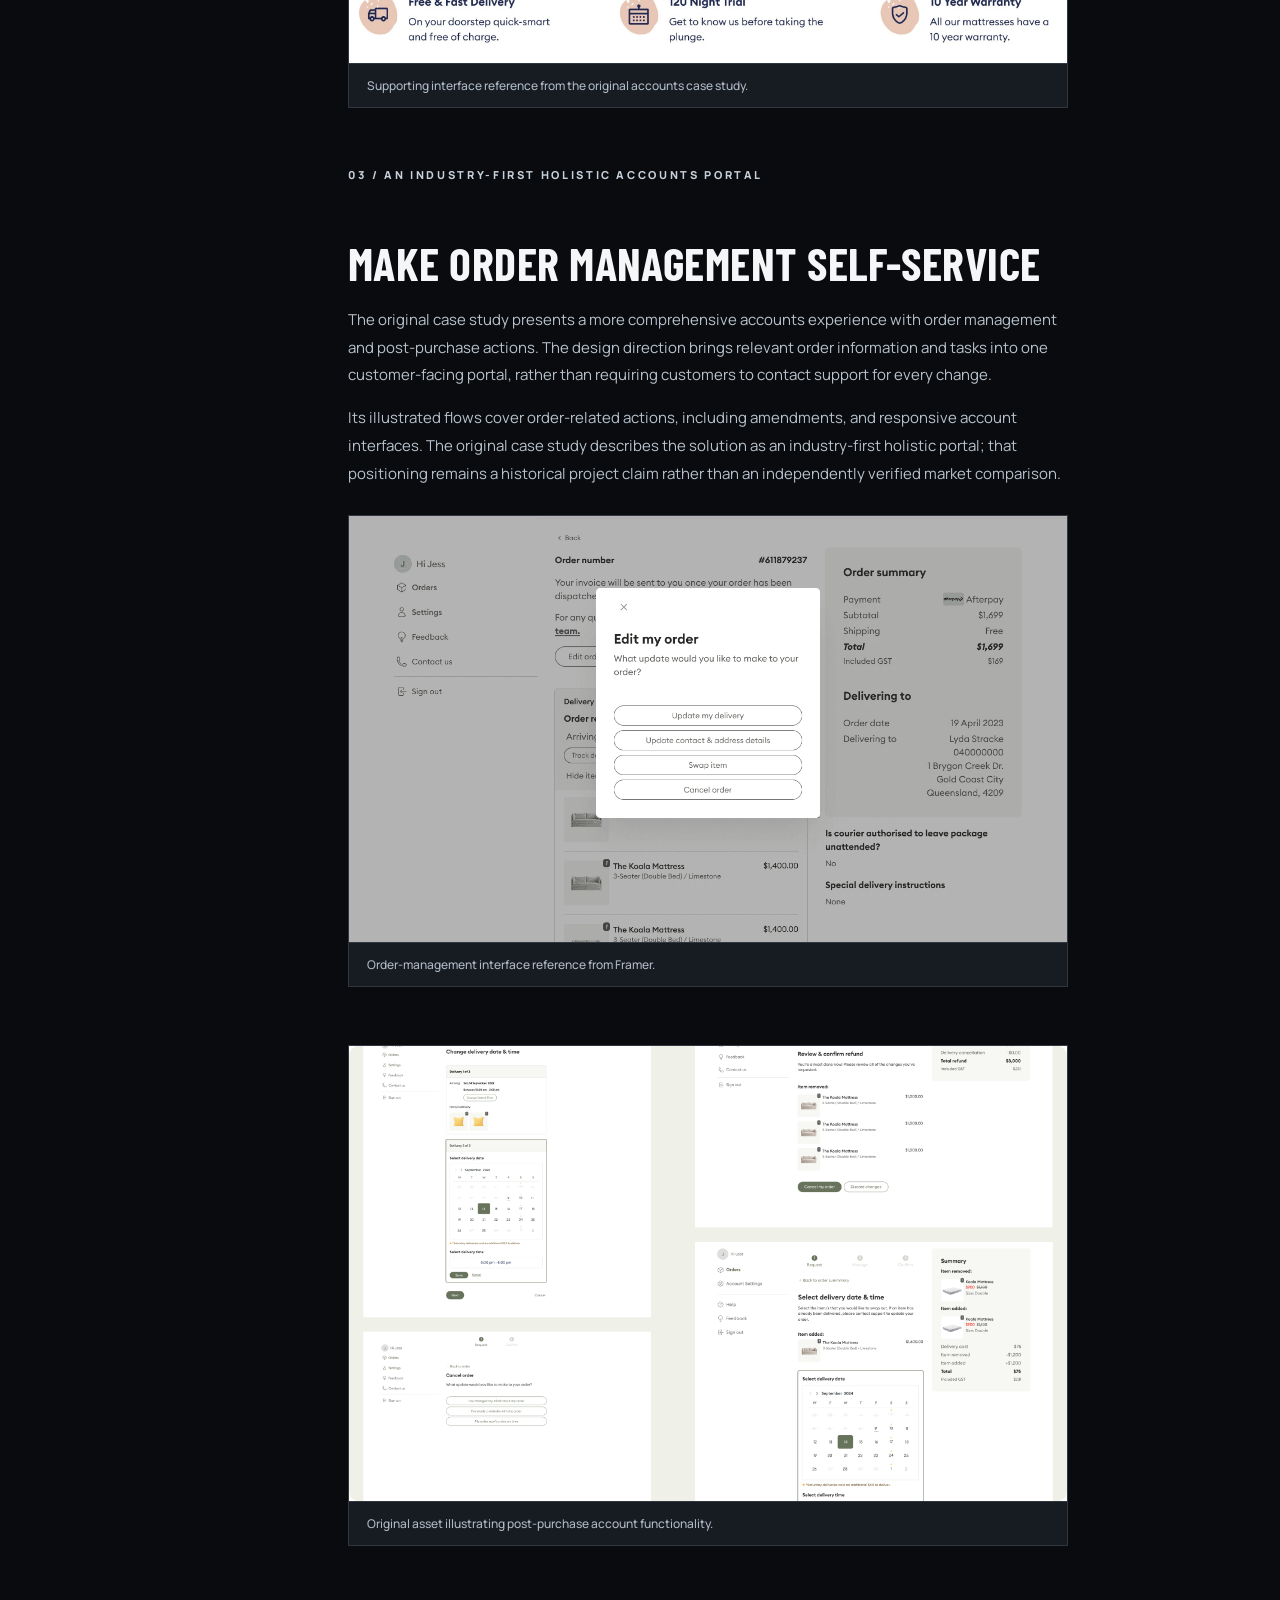
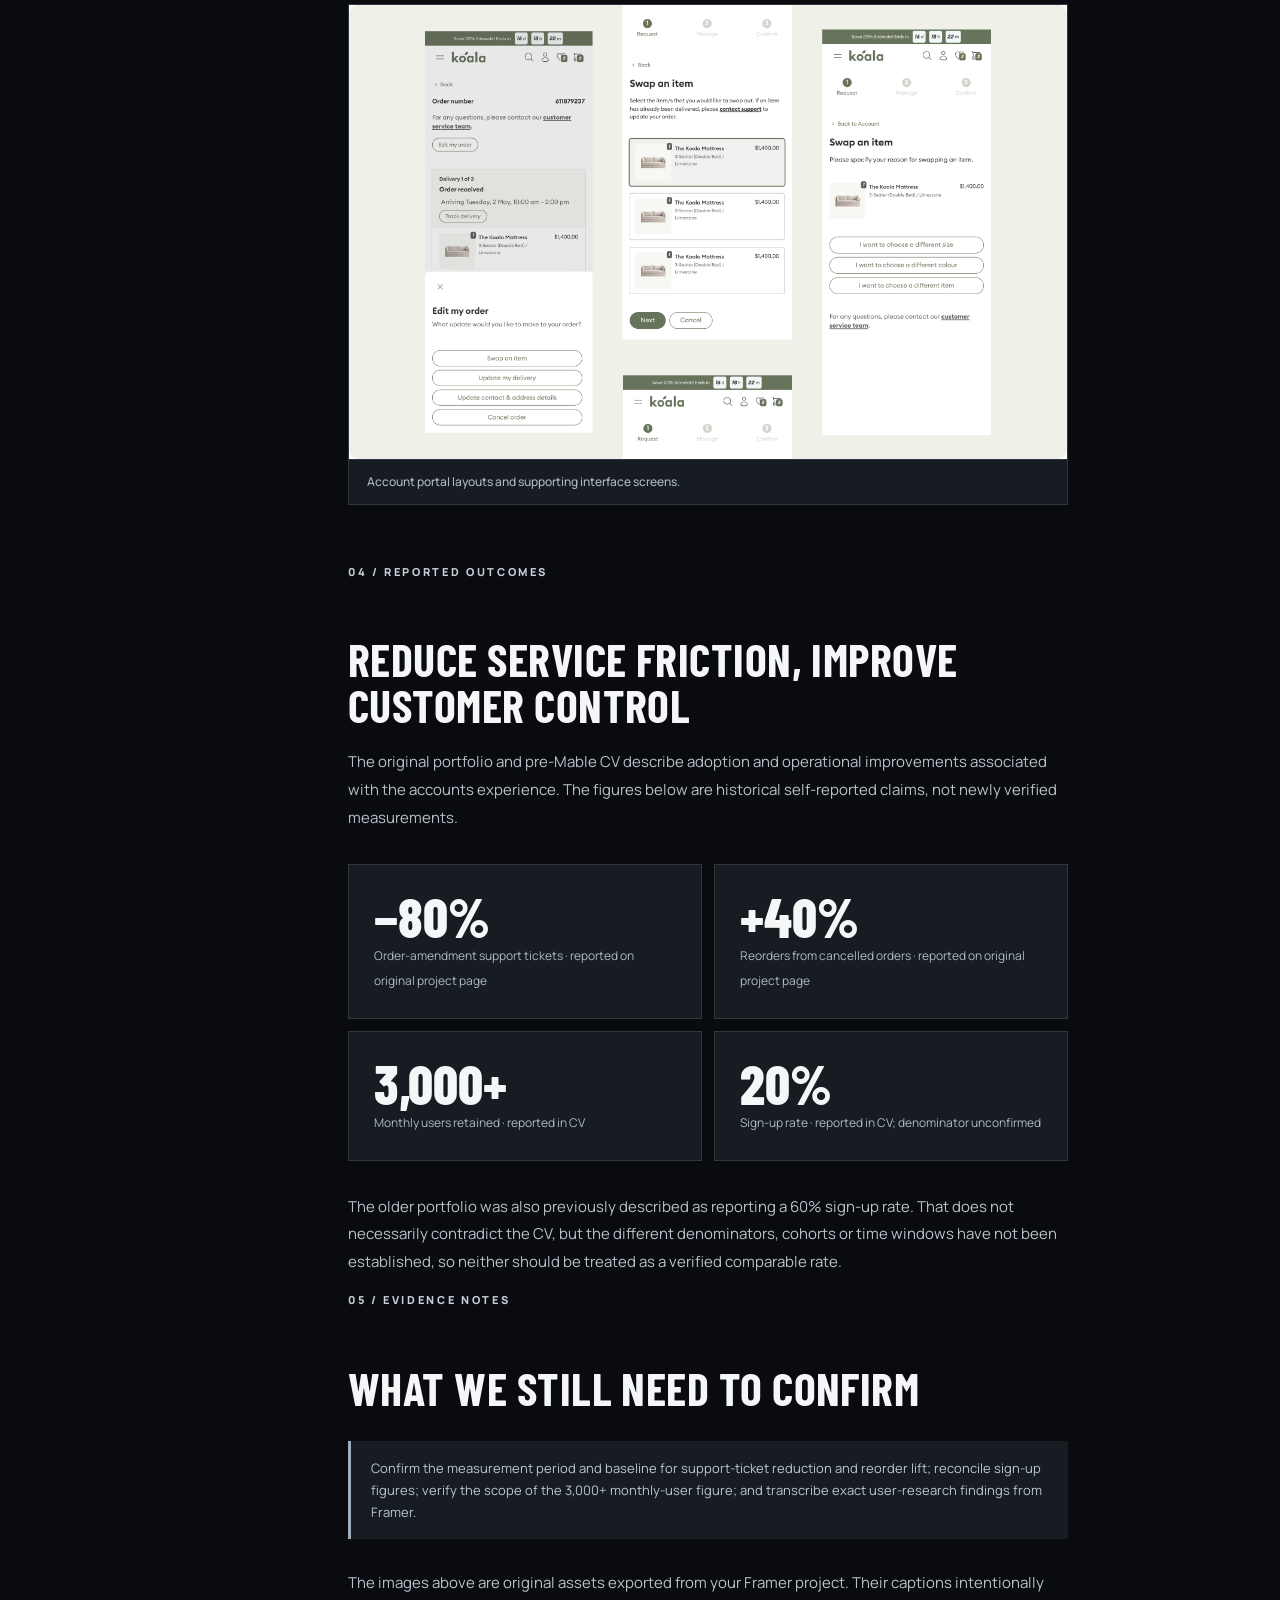
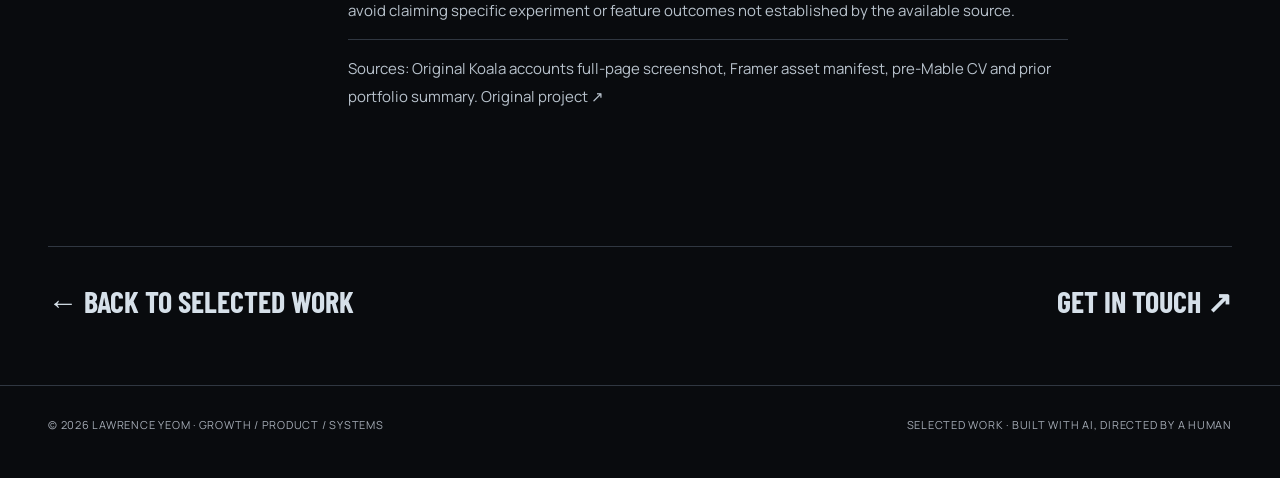
<file: cases/koala-accounts.html>
<!doctype html><html lang="en"><head><meta charset="utf-8"><meta name="viewport" content="width=device-width,initial-scale=1"><meta name="theme-color" content="#090b0e"><meta name="description" content="Lawrence Yeom — growth, product design, analytics and digital systems portfolio."><title>Making customer self-service work harder — Lawrence Yeom</title><link rel="stylesheet" href="../assets/style.css"></head><body><header class="wrap"><nav class="nav" aria-label="Main navigation"><a class="brand" href="../index.html">LAWRENCE YEOM <span style="color:var(--accent)">↗</span></a><div class="links"><a href="../index.html#work">Work</a><a href="../index.html#approach">Approach</a><a href="../index.html#about">About</a><a href="mailto:lyeo1991@gmail.com">Contact</a></div></nav></header><main><section class="wrap case-head"><div class="eyebrow">02 / Koala · Product strategy &amp; operations</div><h1>Designing Koala’s accounts experience</h1><p class="intro">Creating a post-purchase self-service experience that helps customers manage orders and reduces avoidable support demand.</p><div class="facts"><div class="fact"><label>Context</label><strong>Koala · Accounts experience</strong></div><div class="fact"><label>Role</label><strong>Product design / UX</strong></div><div class="fact"><label>Focus</label><strong>Self-service / Orders / Operations</strong></div></div></section><hr class="rule"><section class="wrap case-visual-hero"><figure class="case-figure"><img src="../assets/koala/accounts/accounts-portal-overview.jpg" alt="Original Koala accounts experience overview montage" loading="lazy"><figcaption>Original Framer asset — overview of the accounts experience.</figcaption></figure></section><hr class="rule"><section class="wrap case-body"><aside class="toc"><div class="eyebrow">On this page</div><a href="#context">01 / Opportunity</a><a href="#research">02 / Customer needs</a><a href="#solution">03 / Self-service portal</a><a href="#results">04 / Outcomes</a><a href="#notes">05 / Evidence notes</a><a href="../index.html#work">← All projects</a></aside><article class="prose"><section id="context"><div class="eyebrow">01 / Making furniture more accessible online</div><h2>Extend the customer journey beyond checkout</h2><p>The original case study frames post-purchase service as part of the overall shopping experience. Customers needed ways to access order information and resolve common requests, while the business faced support effort for tasks that could potentially be handled through self-service.</p><p>The opportunity was to make the account area useful after purchase, not merely a place to store personal details.</p><figure class="case-figure"><img src="../assets/koala/accounts/original-account-interface.jpg" alt="Original account page interface from Koala" loading="lazy"><figcaption>Existing account interface reference recovered from the Framer project.</figcaption></figure></section><section id="research"><div class="eyebrow">02 / Understanding user needs and pain points</div><h2>Find the moments that trigger support requests</h2><p>The original project investigates how customers navigate post-purchase questions, order changes and help content. Its full-page narrative includes research into common service needs and points of friction, including navigation and access to information.</p><p>These screenshots provide the original visual context; precise research findings and customer quotations still need to be copied from the Framer editor before we treat them as documented evidence.</p><figure class="case-figure"><img src="../assets/koala/accounts/account-detail-reference.jpg" alt="Koala accounts and support content reference" loading="lazy"><figcaption>Account and service content from the original project.</figcaption></figure><figure class="case-figure"><img src="../assets/koala/accounts/self-service-reference.jpg" alt="Koala account journey interface reference" loading="lazy"><figcaption>Supporting interface reference from the original accounts case study.</figcaption></figure></section><section id="solution"><div class="eyebrow">03 / An industry-first holistic accounts portal</div><h2>Make order management self-service</h2><p>The original case study presents a more comprehensive accounts experience with order management and post-purchase actions. The design direction brings relevant order information and tasks into one customer-facing portal, rather than requiring customers to contact support for every change.</p><p>Its illustrated flows cover order-related actions, including amendments, and responsive account interfaces. The original case study describes the solution as an industry-first holistic portal; that positioning remains a historical project claim rather than an independently verified market comparison.</p><figure class="case-figure"><img src="../assets/koala/accounts/order-management-reference.png" alt="Koala order management screen reference" loading="lazy"><figcaption>Order-management interface reference from Framer.</figcaption></figure><figure class="case-figure"><img src="../assets/koala/accounts/order-amendment-flow.jpg" alt="Koala order amendment flow interface" loading="lazy"><figcaption>Original asset illustrating post-purchase account functionality.</figcaption></figure><figure class="case-figure"><img src="../assets/koala/accounts/responsive-accounts.jpg" alt="Koala account portal layouts and responsive screens" loading="lazy"><figcaption>Account portal layouts and supporting interface screens.</figcaption></figure></section><section id="results"><div class="eyebrow">04 / Reported outcomes</div><h2>Reduce service friction, improve customer control</h2><p>The original portfolio and pre-Mable CV describe adoption and operational improvements associated with the accounts experience. The figures below are historical self-reported claims, not newly verified measurements.</p><div class="metric-strip"><div class="metric"><b>−80%</b><span>Order-amendment support tickets · reported on original project page</span></div><div class="metric"><b>+40%</b><span>Reorders from cancelled orders · reported on original project page</span></div><div class="metric"><b>3,000+</b><span>Monthly users retained · reported in CV</span></div><div class="metric"><b>20%</b><span>Sign-up rate · reported in CV; denominator unconfirmed</span></div></div><p>The older portfolio was also previously described as reporting a 60% sign-up rate. That does not necessarily contradict the CV, but the different denominators, cohorts or time windows have not been established, so neither should be treated as a verified comparable rate.</p></section><section id="notes"><div class="eyebrow">05 / Evidence notes</div><h2>What we still need to confirm</h2><div class="notice">Confirm the measurement period and baseline for support-ticket reduction and reorder lift; reconcile sign-up figures; verify the scope of the 3,000+ monthly-user figure; and transcribe exact user-research findings from Framer.</div><p>The images above are original assets exported from your Framer project. Their captions intentionally avoid claiming specific experiment or feature outcomes not established by the available source.</p></section><p class="source">Sources: Original Koala accounts full-page screenshot, Framer asset manifest, pre-Mable CV and prior portfolio summary. <a href="https://ljyeom.framer.website/projects/MyAccount" target="_blank" rel="noopener noreferrer">Original project ↗</a></p></article></section><div class="wrap next"><a href="../index.html#work">← Back to selected work</a><a href="mailto:lyeo1991@gmail.com">Get in touch ↗</a></div></main><hr class="rule"><footer class="wrap footer"><span>© 2026 Lawrence Yeom · Growth / Product / Systems</span><span>Selected work · Built with AI, directed by a human</span></footer></body></html>
</file>
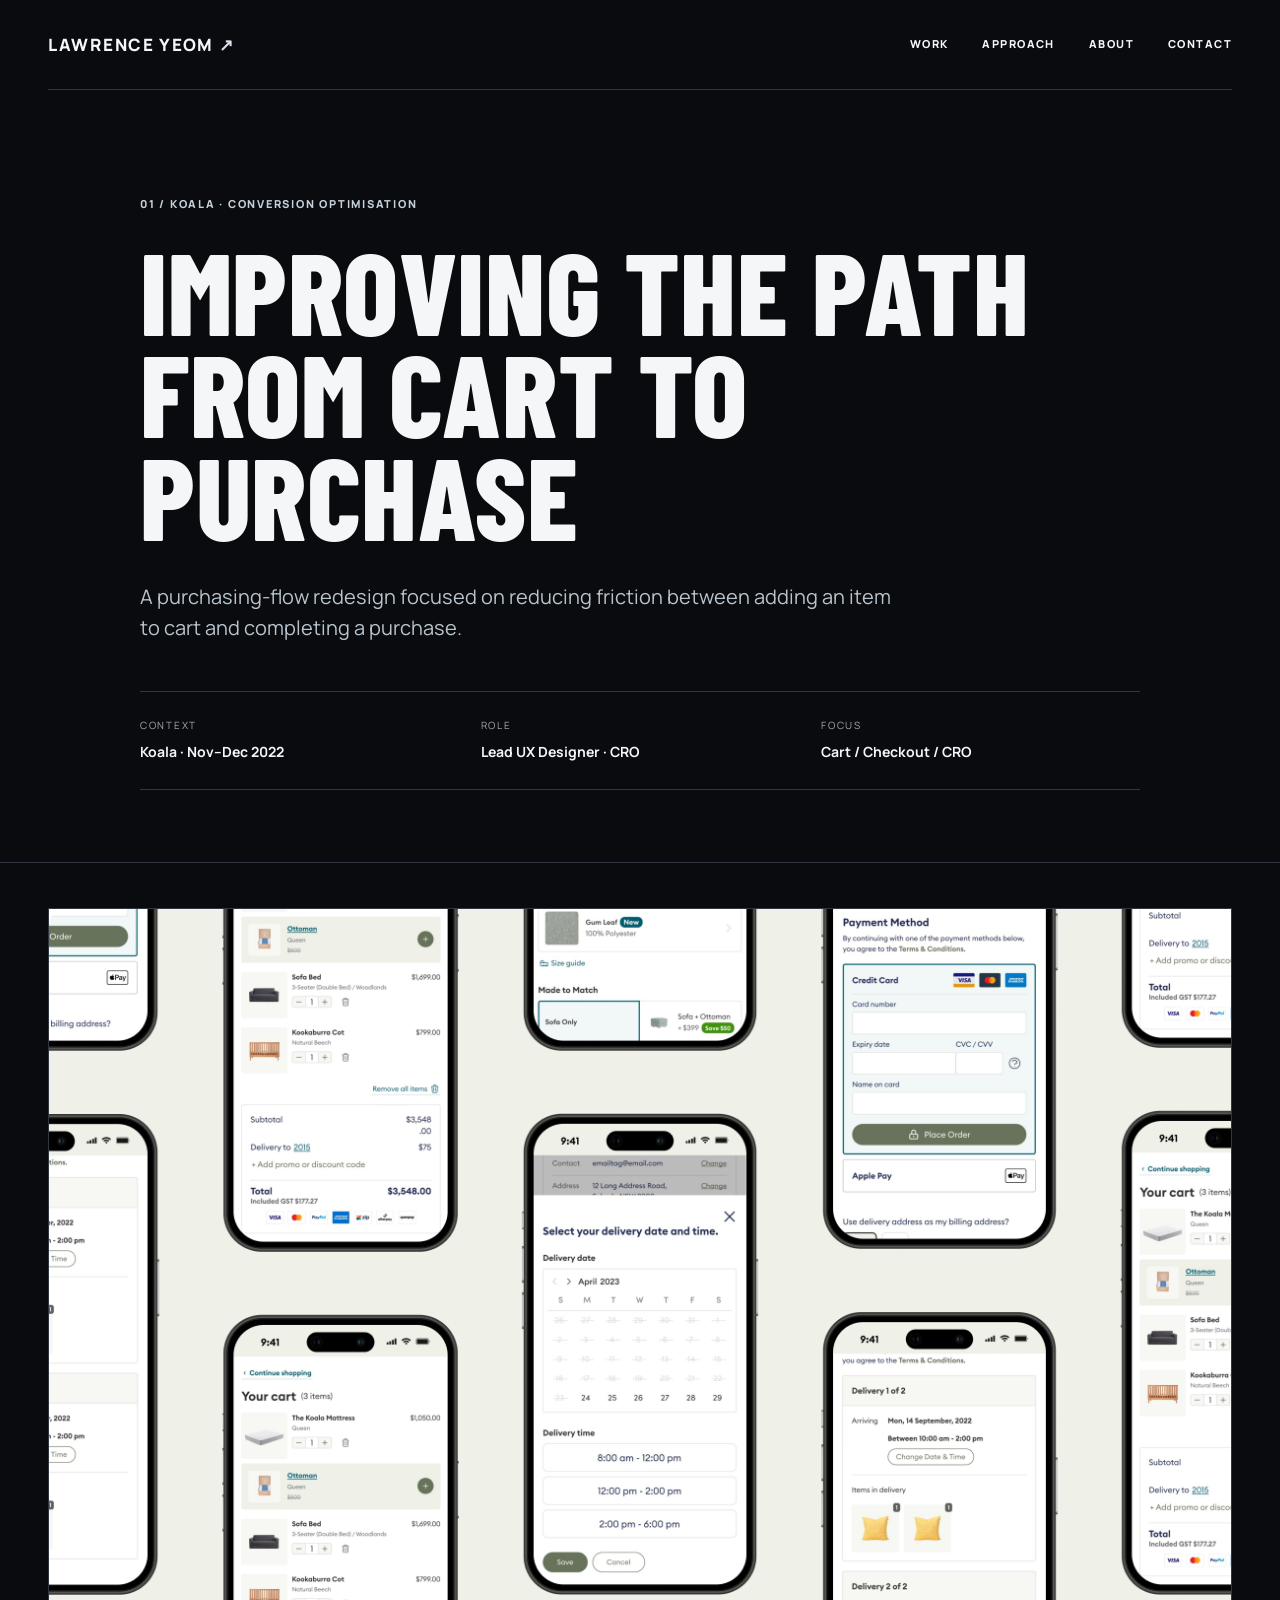
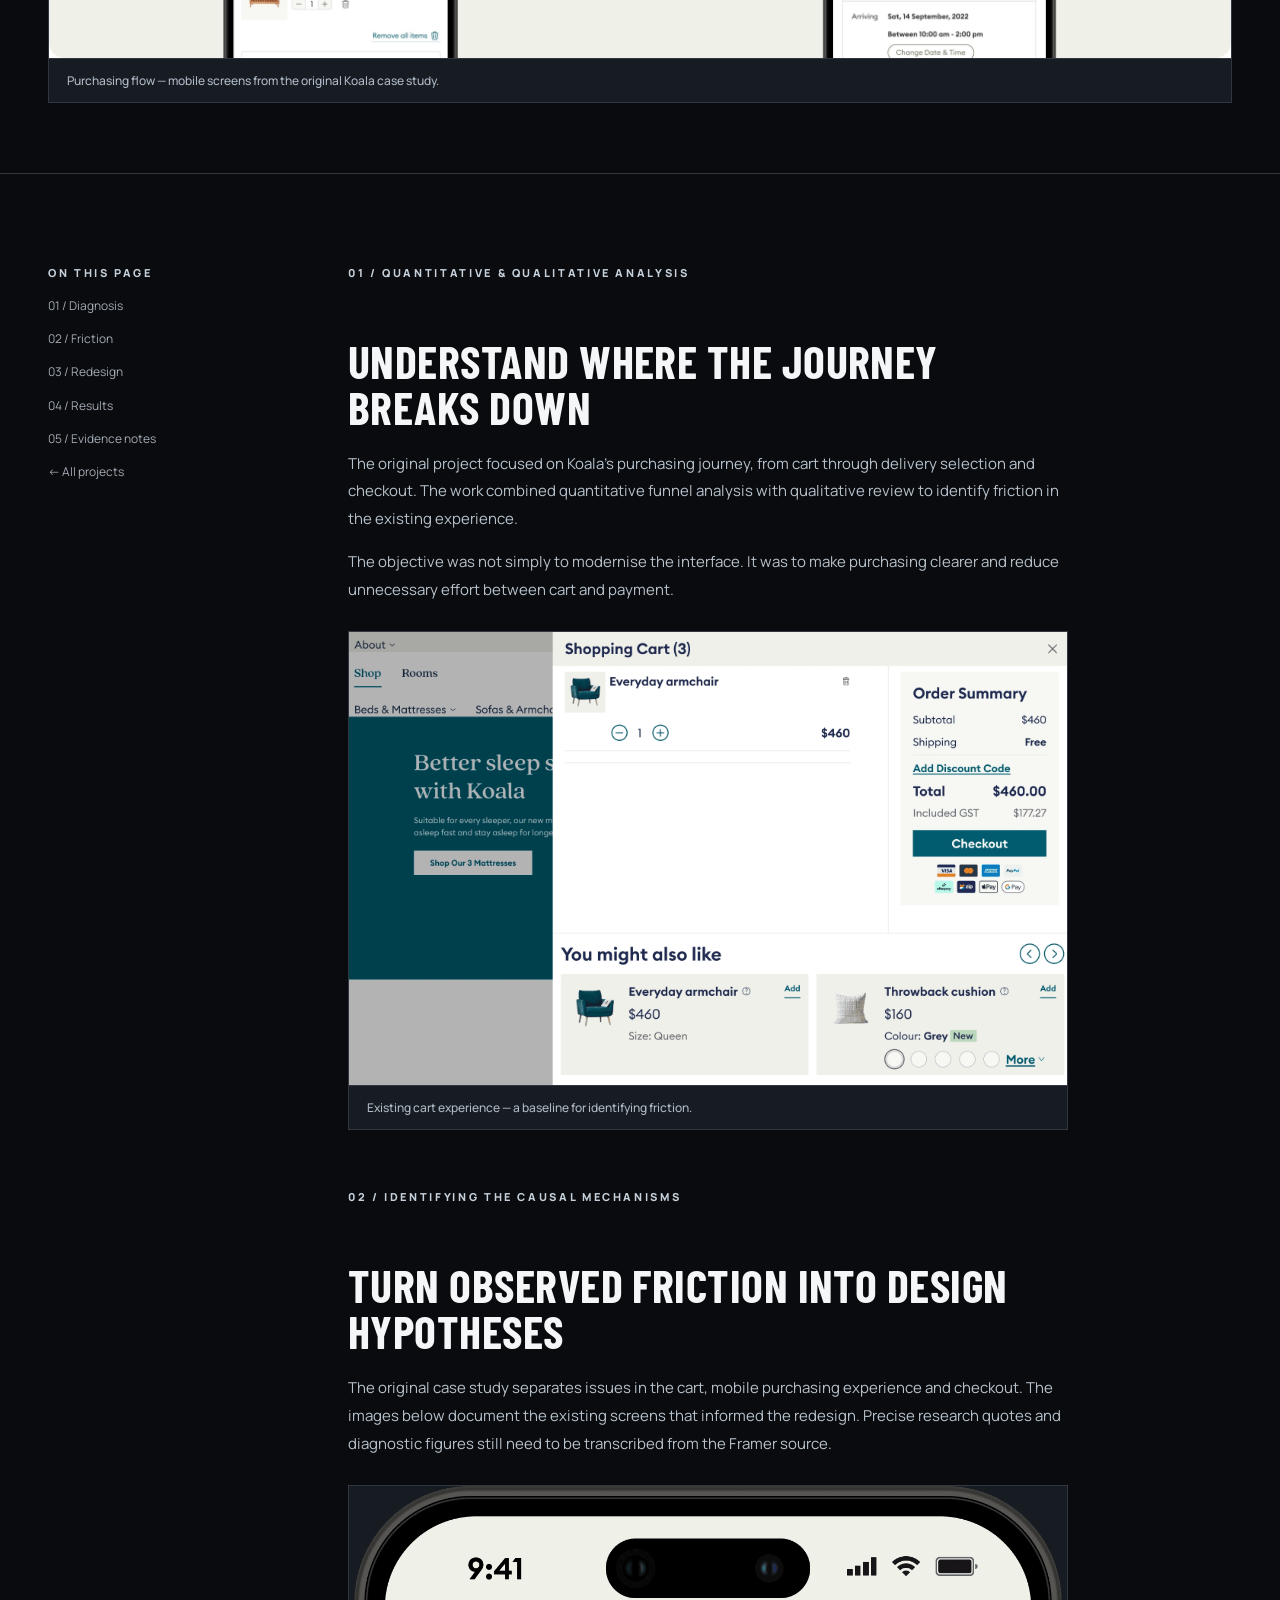
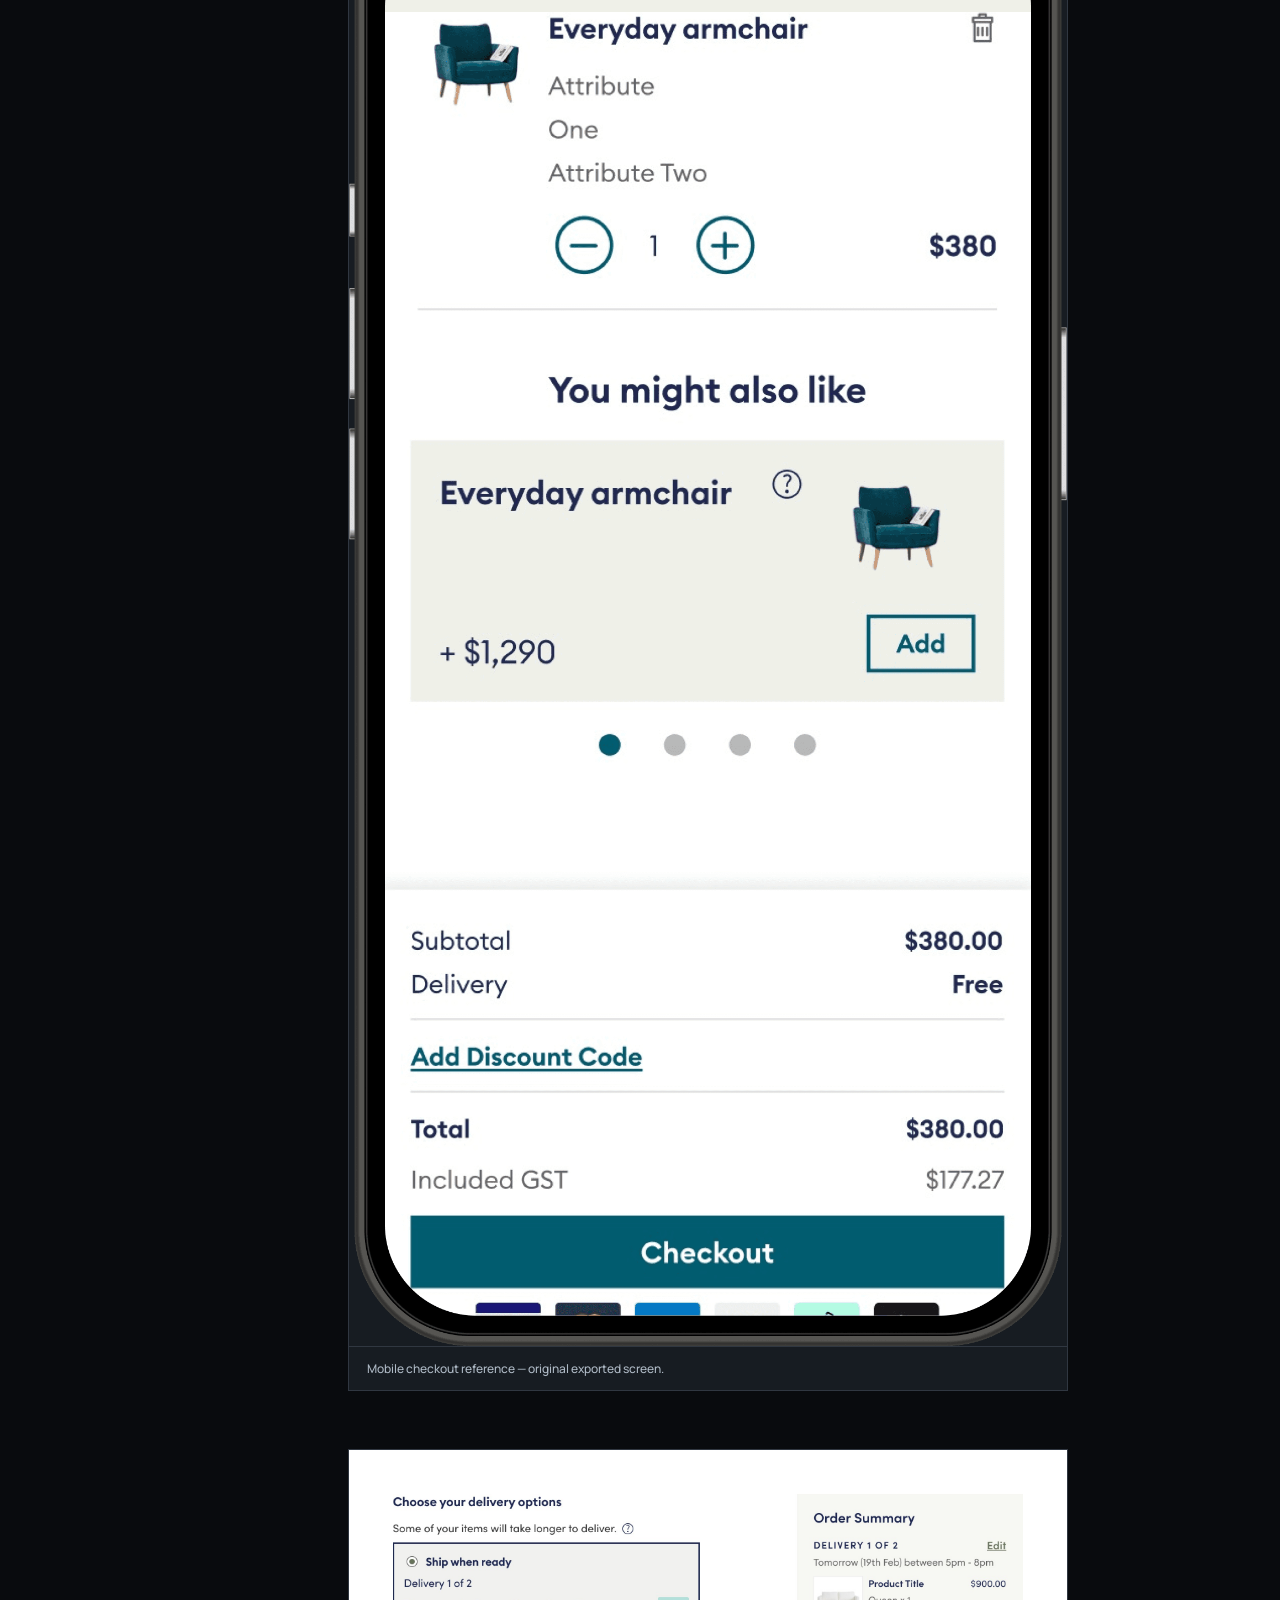
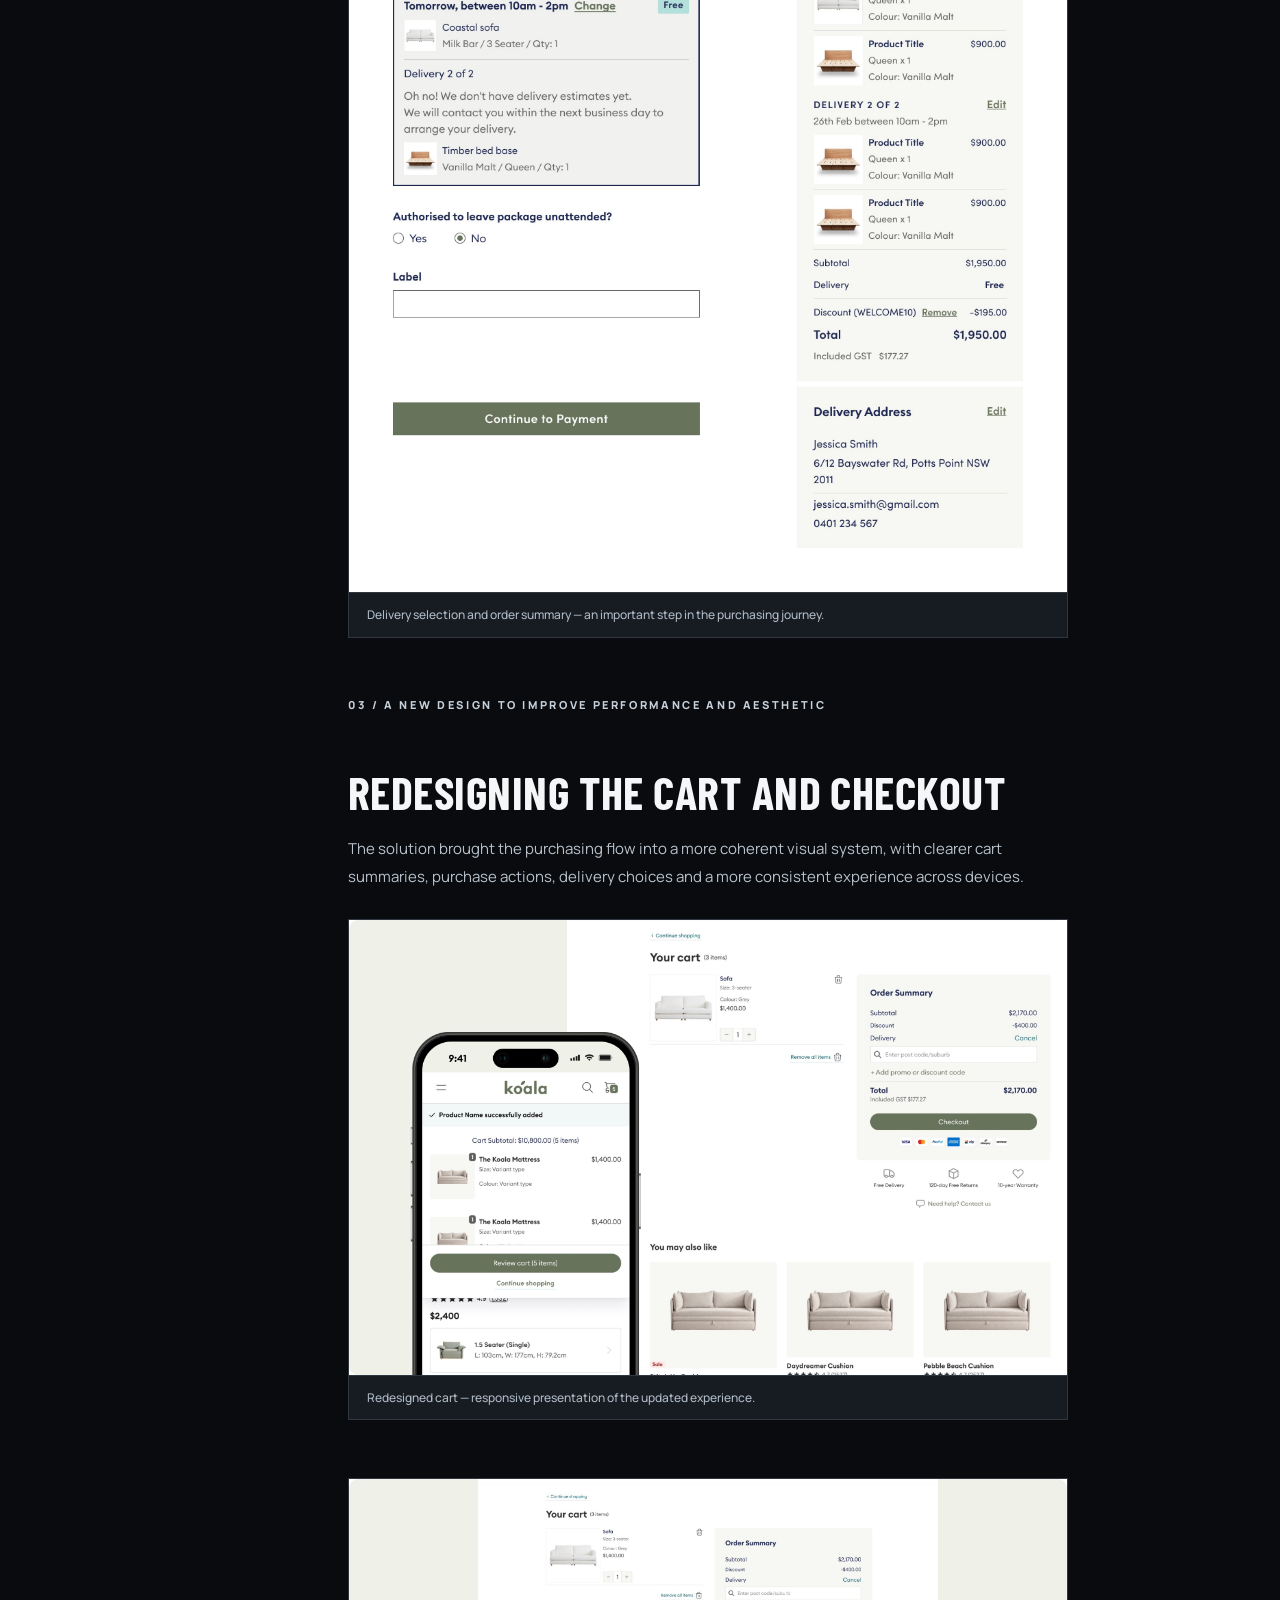
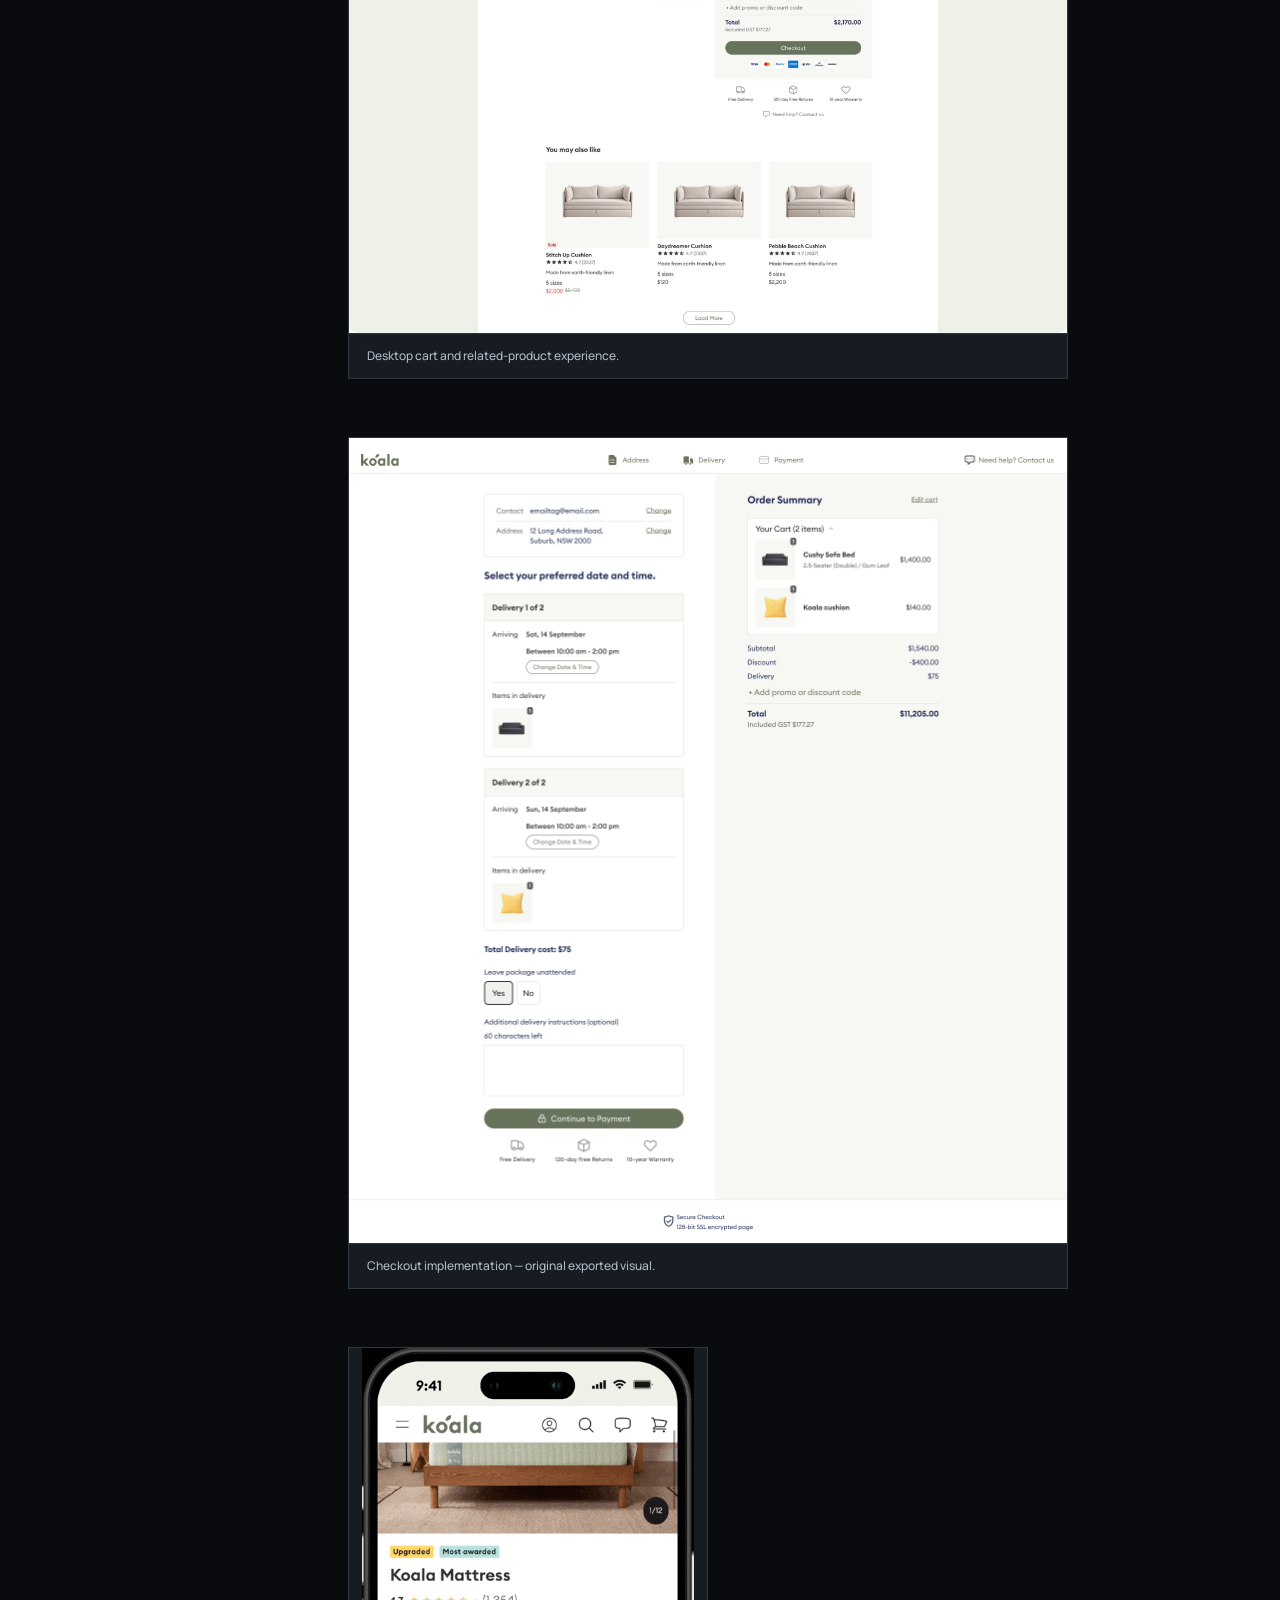
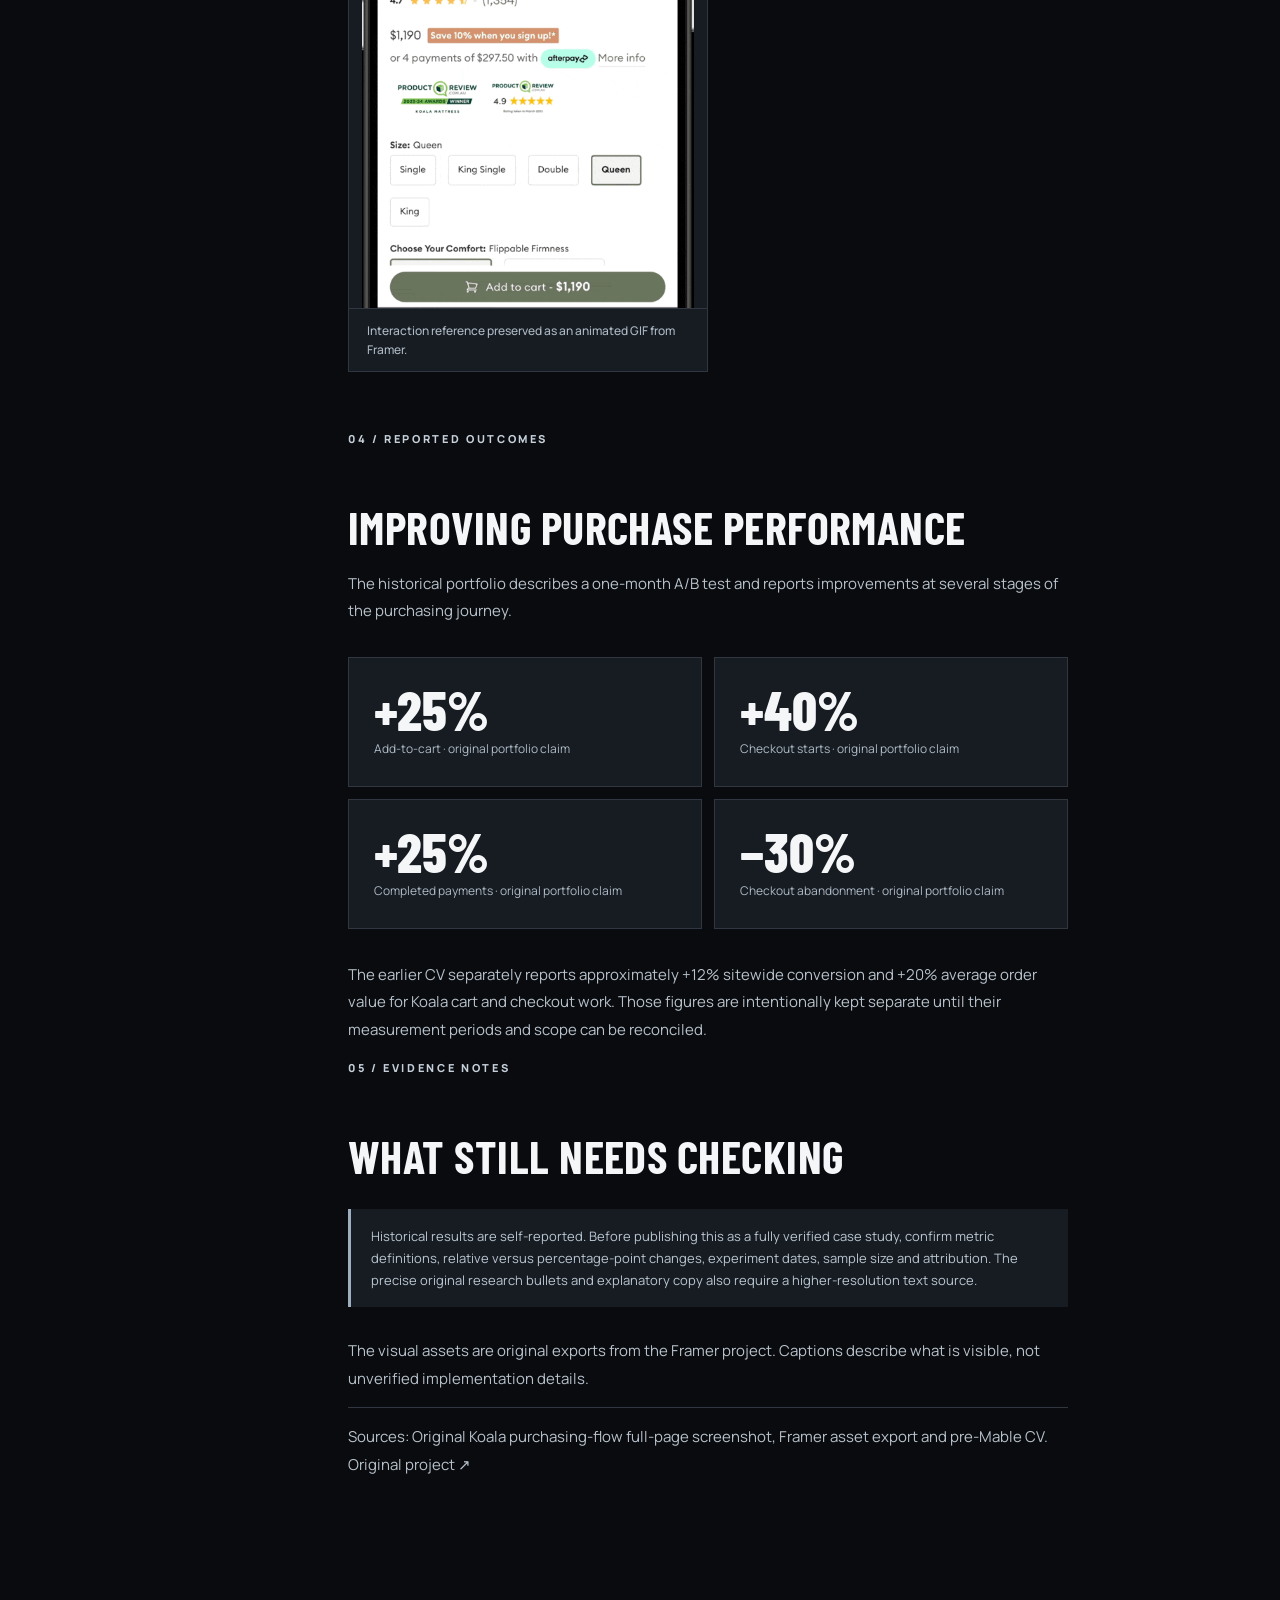
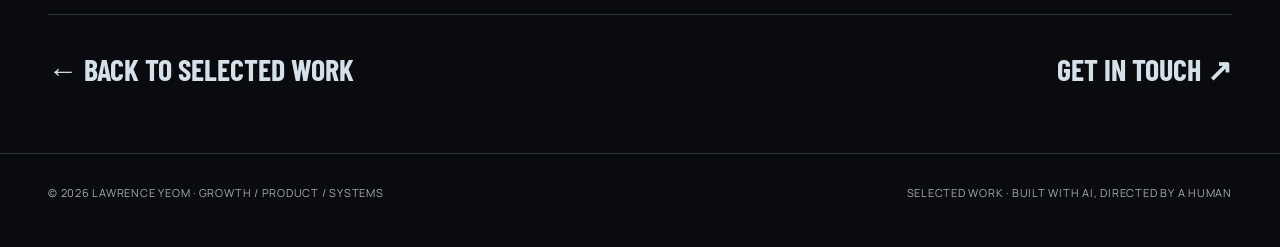
<file: cases/koala-checkout.html>
<!doctype html><html lang="en"><head><meta charset="utf-8"><meta name="viewport" content="width=device-width,initial-scale=1"><meta name="theme-color" content="#090b0e"><meta name="description" content="Lawrence Yeom — growth, product design, analytics and digital systems portfolio."><title>Improving the path from cart to purchase — Lawrence Yeom</title><link rel="stylesheet" href="../assets/style.css"></head><body><header class="wrap"><nav class="nav" aria-label="Main navigation"><a class="brand" href="../index.html">LAWRENCE YEOM <span style="color:var(--accent)">↗</span></a><div class="links"><a href="../index.html#work">Work</a><a href="../index.html#approach">Approach</a><a href="../index.html#about">About</a><a href="mailto:lyeo1991@gmail.com">Contact</a></div></nav></header><main><section class="wrap case-head"><div class="eyebrow">01 / Koala · Conversion optimisation</div><h1>Improving the path from cart to purchase</h1><p class="intro">A purchasing-flow redesign focused on reducing friction between adding an item to cart and completing a purchase.</p><div class="facts"><div class="fact"><label>Context</label><strong>Koala · Nov–Dec 2022</strong></div><div class="fact"><label>Role</label><strong>Lead UX Designer · CRO</strong></div><div class="fact"><label>Focus</label><strong>Cart / Checkout / CRO</strong></div></div></section><hr class="rule"><section class="wrap case-visual-hero"><figure class="case-figure hero-figure"><img src="../assets/koala/purchasing-flow/hero-montage.jpg" alt="Collection of Koala cart and checkout screens across mobile devices" loading="eager"><figcaption>Purchasing flow — mobile screens from the original Koala case study.</figcaption></figure></section><hr class="rule"><section class="wrap case-body"><aside class="toc"><div class="eyebrow">On this page</div><a href="#diagnosis">01 / Diagnosis</a><a href="#friction">02 / Friction</a><a href="#solution">03 / Redesign</a><a href="#results">04 / Results</a><a href="#verification">05 / Evidence notes</a><a href="../index.html#work">← All projects</a></aside><article class="prose"><section id="diagnosis"><div class="eyebrow">01 / Quantitative & qualitative analysis</div><h2>Understand where the journey breaks down</h2><p>The original project focused on Koala's purchasing journey, from cart through delivery selection and checkout. The work combined quantitative funnel analysis with qualitative review to identify friction in the existing experience.</p><p>The objective was not simply to modernise the interface. It was to make purchasing clearer and reduce unnecessary effort between cart and payment.</p><div class="case-figure"><img src="../assets/koala/purchasing-flow/legacy-cart.jpg" alt="Earlier Koala shopping cart interface with order summary and recommendations" loading="lazy"><figcaption>Existing cart experience — a baseline for identifying friction.</figcaption></div></section><section id="friction"><div class="eyebrow">02 / Identifying the causal mechanisms</div><h2>Turn observed friction into design hypotheses</h2><p>The original case study separates issues in the cart, mobile purchasing experience and checkout. The images below document the existing screens that informed the redesign. Precise research quotes and diagnostic figures still need to be transcribed from the Framer source.</p><div class="case-figure"><img src="../assets/koala/purchasing-flow/legacy-mobile-checkout.png" alt="Earlier Koala mobile checkout screen" loading="lazy"><figcaption>Mobile checkout reference — original exported screen.</figcaption></div><div class="case-figure"><img src="../assets/koala/purchasing-flow/delivery-options.jpg" alt="Delivery date and option selection beside an order summary" loading="lazy"><figcaption>Delivery selection and order summary — an important step in the purchasing journey.</figcaption></div></section><section id="solution"><div class="eyebrow">03 / A new design to improve performance and aesthetic</div><h2>Redesigning the cart and checkout</h2><p>The solution brought the purchasing flow into a more coherent visual system, with clearer cart summaries, purchase actions, delivery choices and a more consistent experience across devices.</p><div class="case-figure wide"><img src="../assets/koala/purchasing-flow/redesigned-cart-responsive.jpg" alt="Redesigned Koala cart on mobile alongside desktop cart and product recommendations" loading="lazy"><figcaption>Redesigned cart — responsive presentation of the updated experience.</figcaption></div><div class="case-figure"><img src="../assets/koala/purchasing-flow/redesigned-cart-desktop.jpg" alt="Desktop cart redesign and related products" loading="lazy"><figcaption>Desktop cart and related-product experience.</figcaption></div><div class="case-figure"><img src="../assets/koala/purchasing-flow/checkout-flow.jpg" alt="Koala checkout with customer details and order summary" loading="lazy"><figcaption>Checkout implementation — original exported visual.</figcaption></div><div class="case-figure mobile-demo"><img src="../assets/koala/purchasing-flow/mobile-interaction.gif" alt="Animated Koala mobile purchasing interaction" loading="lazy"><figcaption>Interaction reference preserved as an animated GIF from Framer.</figcaption></div></section><section id="results"><div class="eyebrow">04 / Reported outcomes</div><h2>Improving purchase performance</h2><p>The historical portfolio describes a one-month A/B test and reports improvements at several stages of the purchasing journey.</p><div class="metric-strip"><div class="metric"><b>+25%</b><span>Add-to-cart · original portfolio claim</span></div><div class="metric"><b>+40%</b><span>Checkout starts · original portfolio claim</span></div><div class="metric"><b>+25%</b><span>Completed payments · original portfolio claim</span></div><div class="metric"><b>−30%</b><span>Checkout abandonment · original portfolio claim</span></div></div><p>The earlier CV separately reports approximately +12% sitewide conversion and +20% average order value for Koala cart and checkout work. Those figures are intentionally kept separate until their measurement periods and scope can be reconciled.</p></section><section id="verification"><div class="eyebrow">05 / Evidence notes</div><h2>What still needs checking</h2><div class="notice">Historical results are self-reported. Before publishing this as a fully verified case study, confirm metric definitions, relative versus percentage-point changes, experiment dates, sample size and attribution. The precise original research bullets and explanatory copy also require a higher-resolution text source.</div><p>The visual assets are original exports from the Framer project. Captions describe what is visible, not unverified implementation details.</p></section><p class="source">Sources: Original Koala purchasing-flow full-page screenshot, Framer asset export and pre-Mable CV. <a href="https://ljyeom.framer.website/projects/Purchasing-flow" target="_blank" rel="noopener noreferrer">Original project ↗</a></p></article></section><div class="wrap next"><a href="../index.html#work">← Back to selected work</a><a href="mailto:lyeo1991@gmail.com">Get in touch ↗</a></div></main><hr class="rule"><footer class="wrap footer"><span>© 2026 Lawrence Yeom · Growth / Product / Systems</span><span>Selected work · Built with AI, directed by a human</span></footer></body></html>
</file>
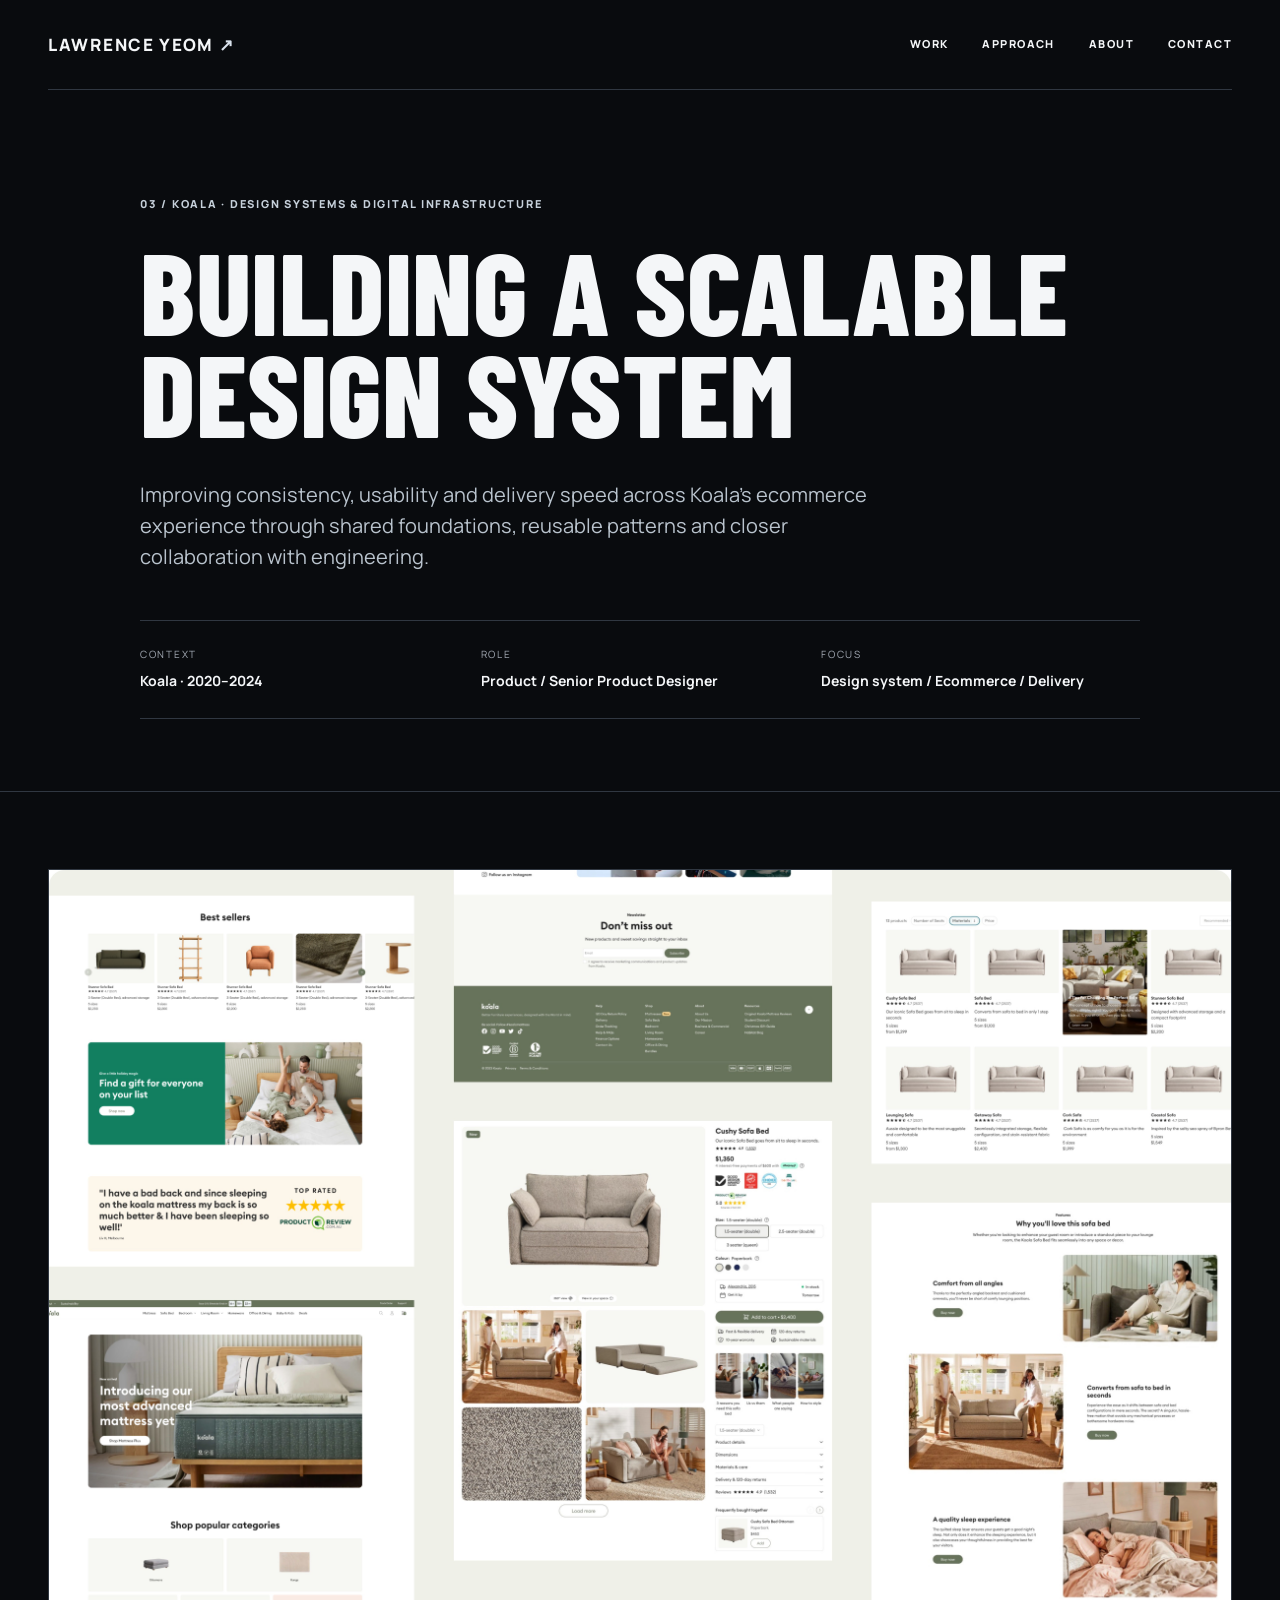
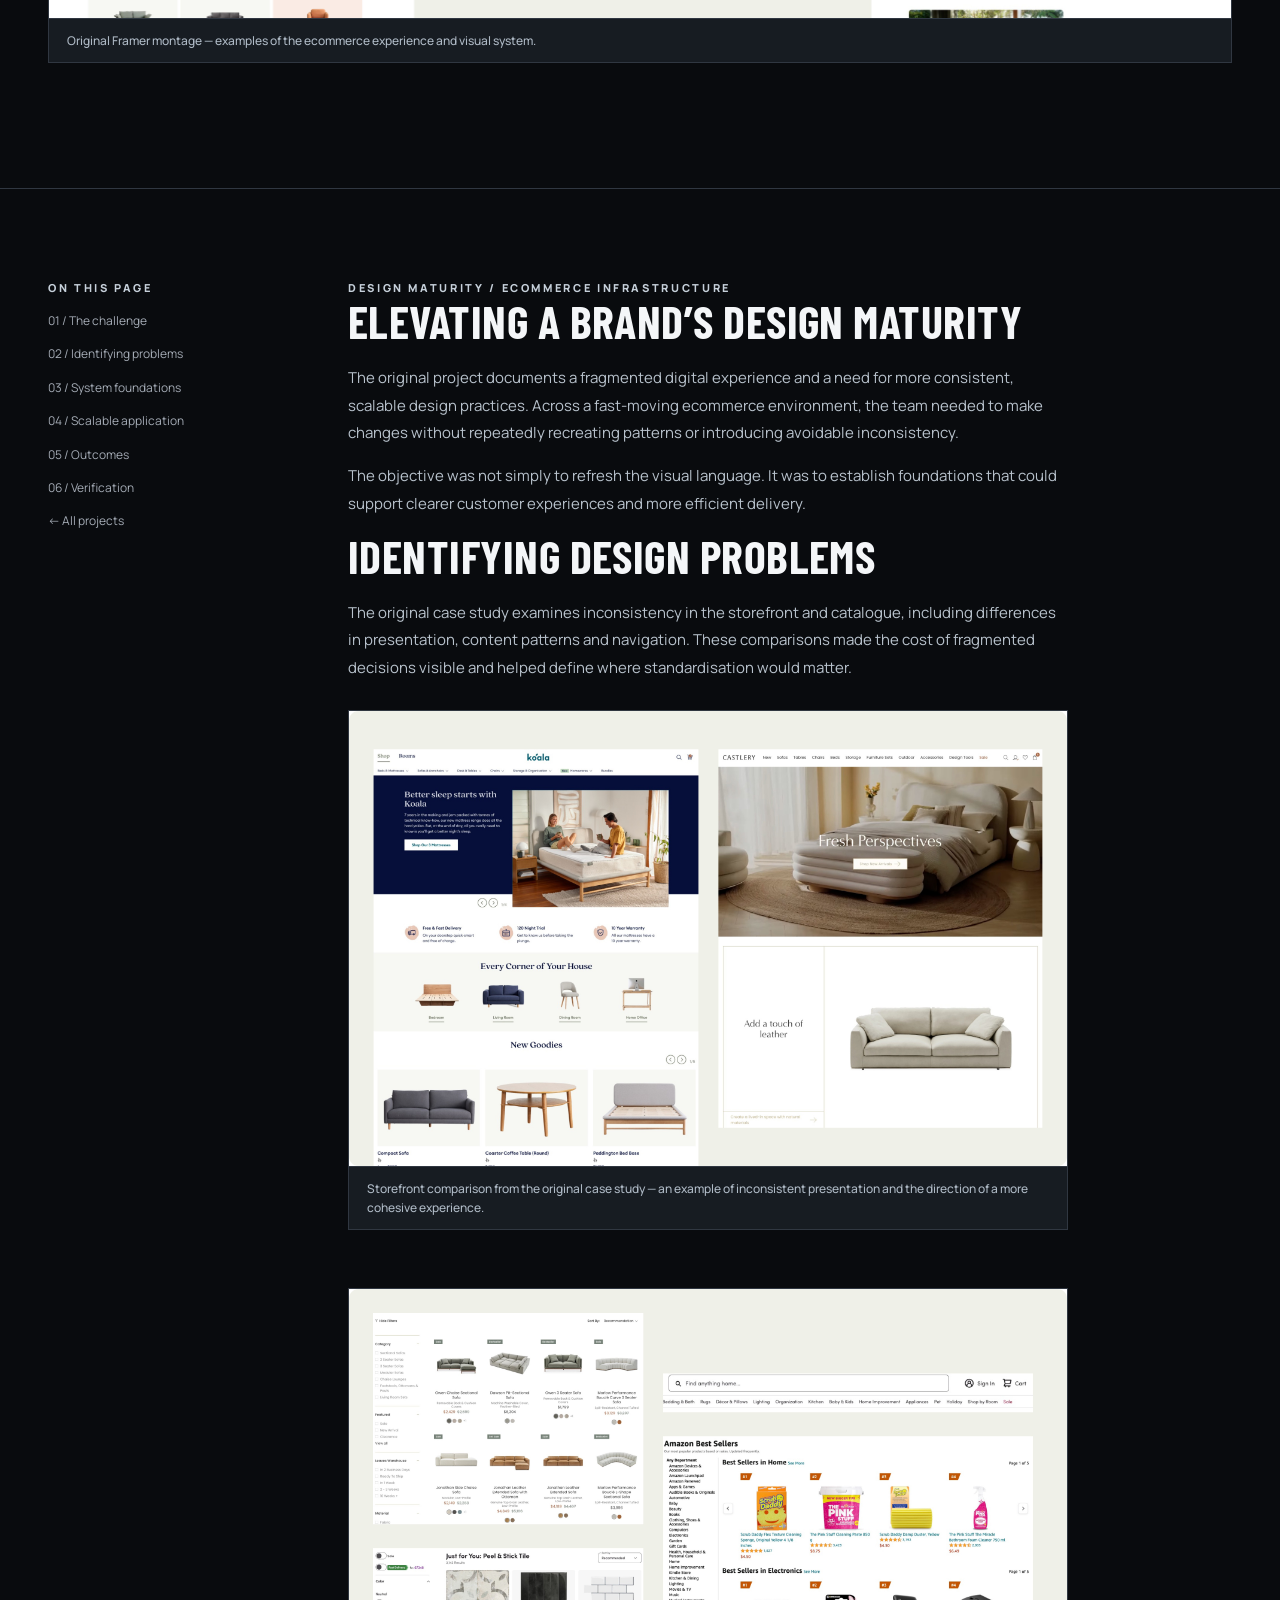
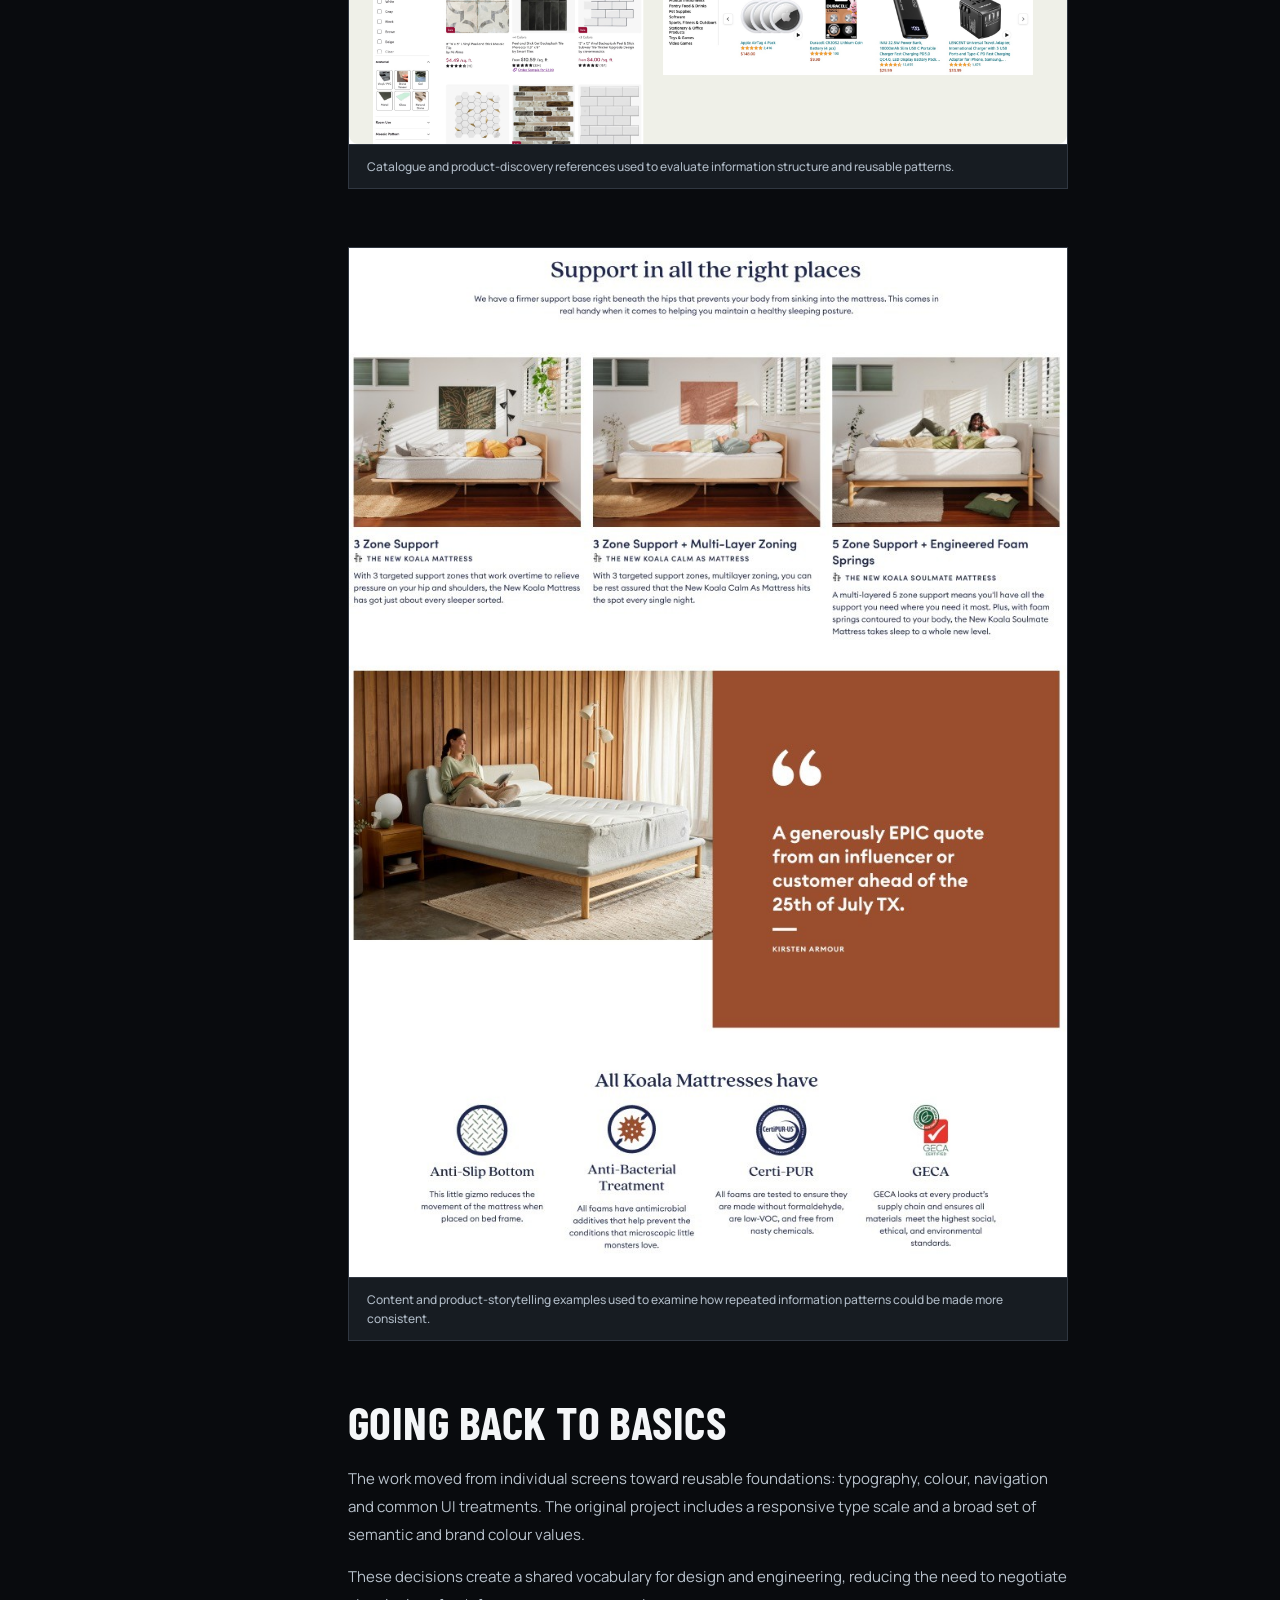
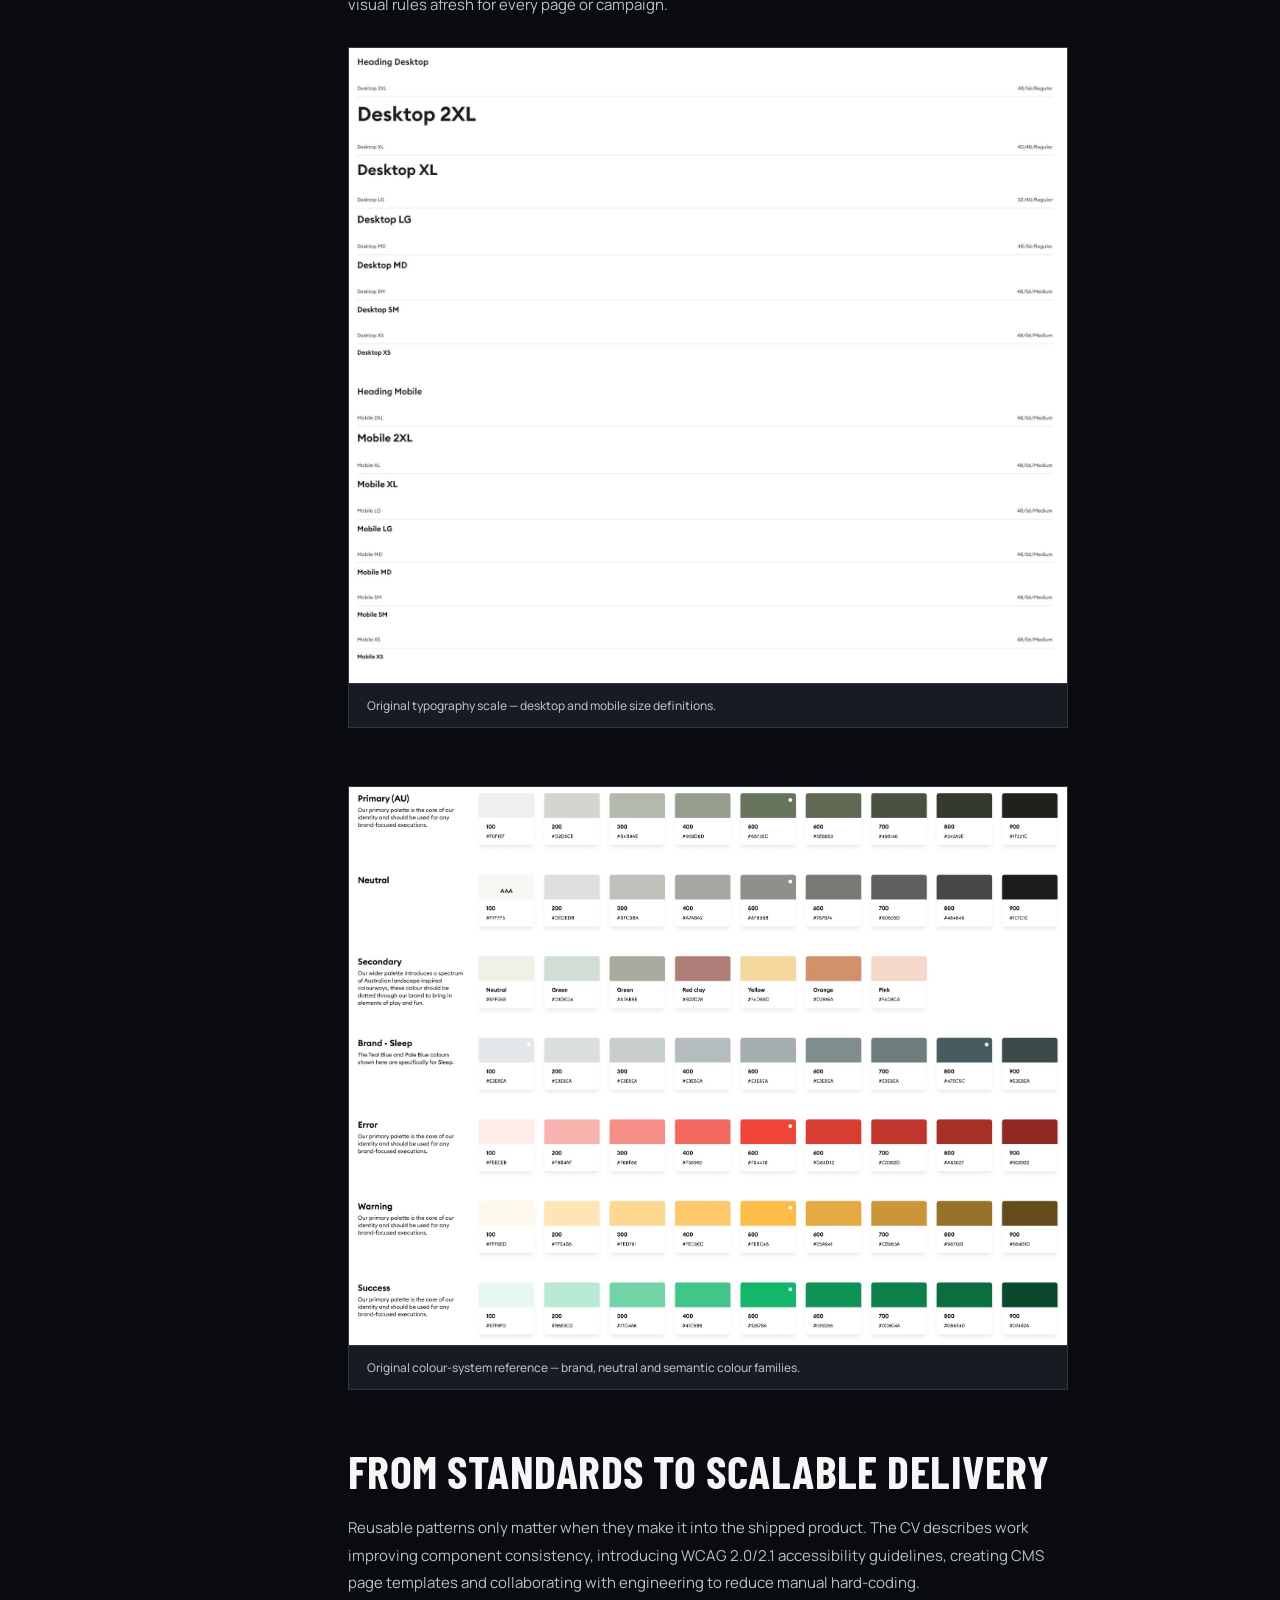
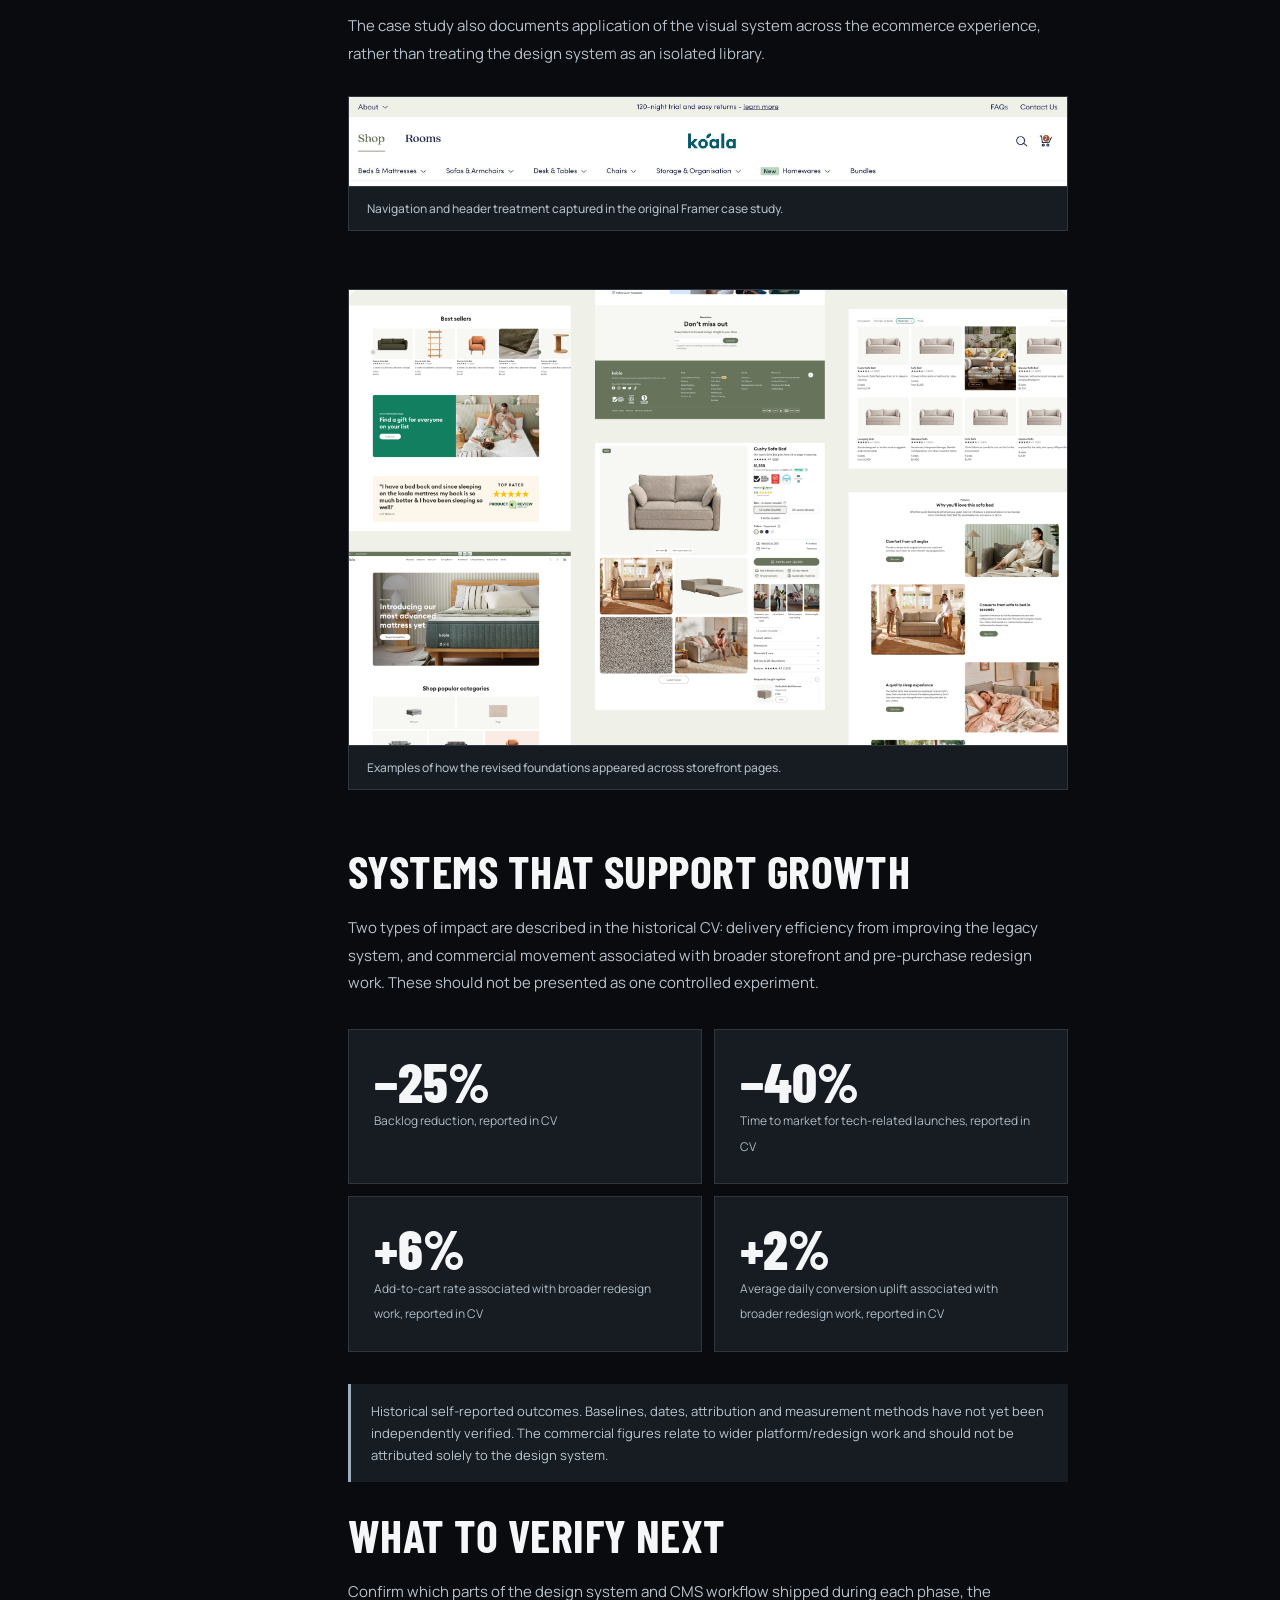
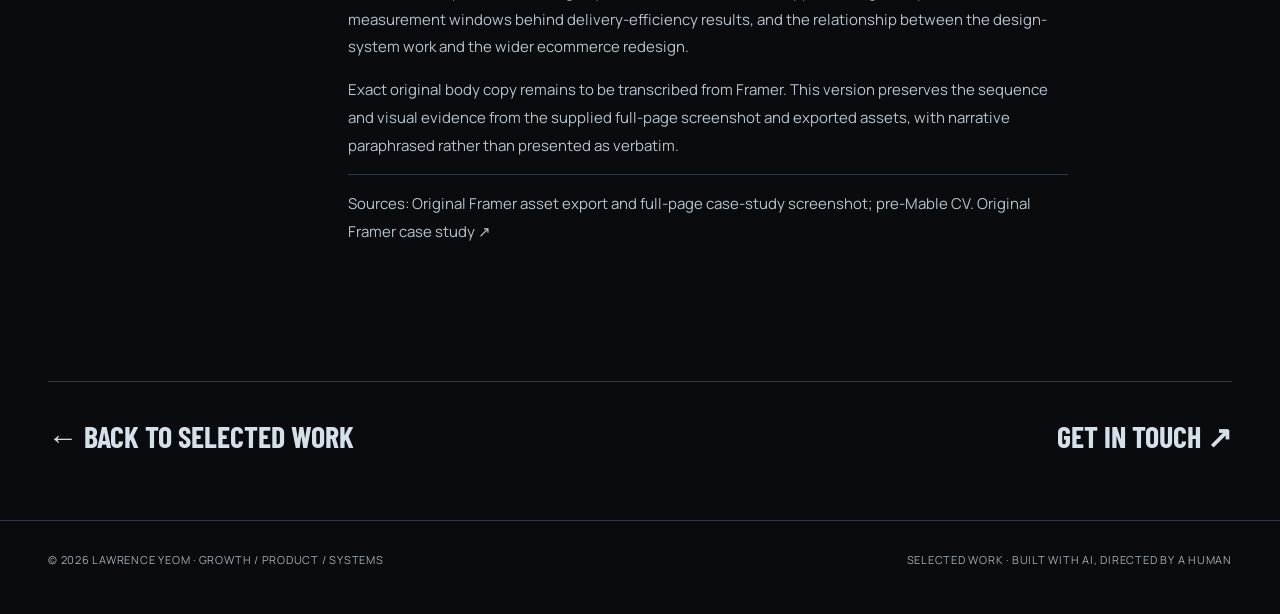
<file: cases/koala-systems.html>
<!doctype html><html lang="en"><head><meta charset="utf-8"><meta name="viewport" content="width=device-width,initial-scale=1"><meta name="theme-color" content="#090b0e"><meta name="description" content="Lawrence Yeom — growth, product design, analytics and digital systems portfolio."><title>Building systems for faster iteration — Lawrence Yeom</title><link rel="stylesheet" href="../assets/style.css"></head><body><header class="wrap"><nav class="nav" aria-label="Main navigation"><a class="brand" href="../index.html">LAWRENCE YEOM <span style="color:var(--accent)">↗</span></a><div class="links"><a href="../index.html#work">Work</a><a href="../index.html#approach">Approach</a><a href="../index.html#about">About</a><a href="mailto:lyeo1991@gmail.com">Contact</a></div></nav></header><main><section class="wrap case-head"><div class="eyebrow">03 / Koala · Design systems & digital infrastructure</div><h1>Building a scalable design system</h1><p class="intro">Improving consistency, usability and delivery speed across Koala’s ecommerce experience through shared foundations, reusable patterns and closer collaboration with engineering.</p><div class="facts"><div class="fact"><label>Context</label><strong>Koala · 2020–2024</strong></div><div class="fact"><label>Role</label><strong>Product / Senior Product Designer</strong></div><div class="fact"><label>Focus</label><strong>Design system / Ecommerce / Delivery</strong></div></div></section><hr class="rule"><section class="wrap case-visual-hero"><figure class="case-figure"><img src="../assets/koala/design-system/hero-site-montage.jpg" alt="Koala website pages and design system applications" loading="lazy"><figcaption>Original Framer montage — examples of the ecommerce experience and visual system.</figcaption></figure></section><hr class="rule"><section class="wrap case-body"><aside class="toc"><div class="eyebrow">On this page</div><a href="#challenge">01 / The challenge</a><a href="#audit">02 / Identifying problems</a><a href="#foundations">03 / System foundations</a><a href="#application">04 / Scalable application</a><a href="#outcomes">05 / Outcomes</a><a href="#verification">06 / Verification</a><a href="../index.html#work">← All projects</a></aside><article class="prose"><div class="eyebrow">Design maturity / Ecommerce infrastructure</div><section id="challenge"><h2>Elevating a brand’s design maturity</h2><p>The original project documents a fragmented digital experience and a need for more consistent, scalable design practices. Across a fast-moving ecommerce environment, the team needed to make changes without repeatedly recreating patterns or introducing avoidable inconsistency.</p><p>The objective was not simply to refresh the visual language. It was to establish foundations that could support clearer customer experiences and more efficient delivery.</p></section><section id="audit"><h2>Identifying design problems</h2><p>The original case study examines inconsistency in the storefront and catalogue, including differences in presentation, content patterns and navigation. These comparisons made the cost of fragmented decisions visible and helped define where standardisation would matter.</p><figure class="case-figure"><img src="../assets/koala/design-system/before-after-storefront.jpg" alt="Earlier and updated Koala ecommerce homepage visual directions" loading="lazy"><figcaption>Storefront comparison from the original case study — an example of inconsistent presentation and the direction of a more cohesive experience.</figcaption></figure><figure class="case-figure"><img src="../assets/koala/design-system/catalogue-patterns-comparison.jpg" alt="Koala product listing pages compared with other retail catalogues" loading="lazy"><figcaption>Catalogue and product-discovery references used to evaluate information structure and reusable patterns.</figcaption></figure><figure class="case-figure"><img src="../assets/koala/design-system/product-storytelling-patterns.jpg" alt="Koala product storytelling blocks and supporting content" loading="lazy"><figcaption>Content and product-storytelling examples used to examine how repeated information patterns could be made more consistent.</figcaption></figure></section><section id="foundations"><h2>Going back to basics</h2><p>The work moved from individual screens toward reusable foundations: typography, colour, navigation and common UI treatments. The original project includes a responsive type scale and a broad set of semantic and brand colour values.</p><p>These decisions create a shared vocabulary for design and engineering, reducing the need to negotiate visual rules afresh for every page or campaign.</p><figure class="case-figure"><img src="../assets/koala/design-system/responsive-type-scale.jpg" alt="Responsive typography scale with desktop and mobile styles" loading="lazy"><figcaption>Original typography scale — desktop and mobile size definitions.</figcaption></figure><figure class="case-figure"><img src="../assets/koala/design-system/colour-tokens.jpg" alt="Koala design system colour palette and semantic colours" loading="lazy"><figcaption>Original colour-system reference — brand, neutral and semantic colour families.</figcaption></figure></section><section id="application"><h2>From standards to scalable delivery</h2><p>Reusable patterns only matter when they make it into the shipped product. The CV describes work improving component consistency, introducing WCAG 2.0/2.1 accessibility guidelines, creating CMS page templates and collaborating with engineering to reduce manual hard-coding.</p><p>The case study also documents application of the visual system across the ecommerce experience, rather than treating the design system as an isolated library.</p><figure class="case-figure"><img src="../assets/koala/design-system/navigation-pattern.jpg" alt="Koala website header and navigation treatment" loading="lazy"><figcaption>Navigation and header treatment captured in the original Framer case study.</figcaption></figure><figure class="case-figure"><img src="../assets/koala/design-system/hero-site-montage.jpg" alt="Examples of Koala storefronts using the revised visual language" loading="lazy"><figcaption>Examples of how the revised foundations appeared across storefront pages.</figcaption></figure></section><section id="outcomes"><h2>Systems that support growth</h2><p>Two types of impact are described in the historical CV: delivery efficiency from improving the legacy system, and commercial movement associated with broader storefront and pre-purchase redesign work. These should not be presented as one controlled experiment.</p><div class="metric-strip"><div class="metric"><b>−25%</b><span>Backlog reduction, reported in CV</span></div><div class="metric"><b>−40%</b><span>Time to market for tech-related launches, reported in CV</span></div><div class="metric"><b>+6%</b><span>Add-to-cart rate associated with broader redesign work, reported in CV</span></div><div class="metric"><b>+2%</b><span>Average daily conversion uplift associated with broader redesign work, reported in CV</span></div></div><div class="notice">Historical self-reported outcomes. Baselines, dates, attribution and measurement methods have not yet been independently verified. The commercial figures relate to wider platform/redesign work and should not be attributed solely to the design system.</div></section><section id="verification"><h2>What to verify next</h2><p>Confirm which parts of the design system and CMS workflow shipped during each phase, the measurement windows behind delivery-efficiency results, and the relationship between the design-system work and the wider ecommerce redesign.</p><p>Exact original body copy remains to be transcribed from Framer. This version preserves the sequence and visual evidence from the supplied full-page screenshot and exported assets, with narrative paraphrased rather than presented as verbatim.</p></section><p class="source">Sources: Original Framer asset export and full-page case-study screenshot; pre-Mable CV. <a href="https://ljyeom.framer.website/projects/design-system" target="_blank" rel="noopener noreferrer">Original Framer case study ↗</a></p></article></section><div class="wrap next"><a href="../index.html#work">← Back to selected work</a><a href="mailto:lyeo1991@gmail.com">Get in touch ↗</a></div></main><hr class="rule"><footer class="wrap footer"><span>© 2026 Lawrence Yeom · Growth / Product / Systems</span><span>Selected work · Built with AI, directed by a human</span></footer></body></html>
</file>
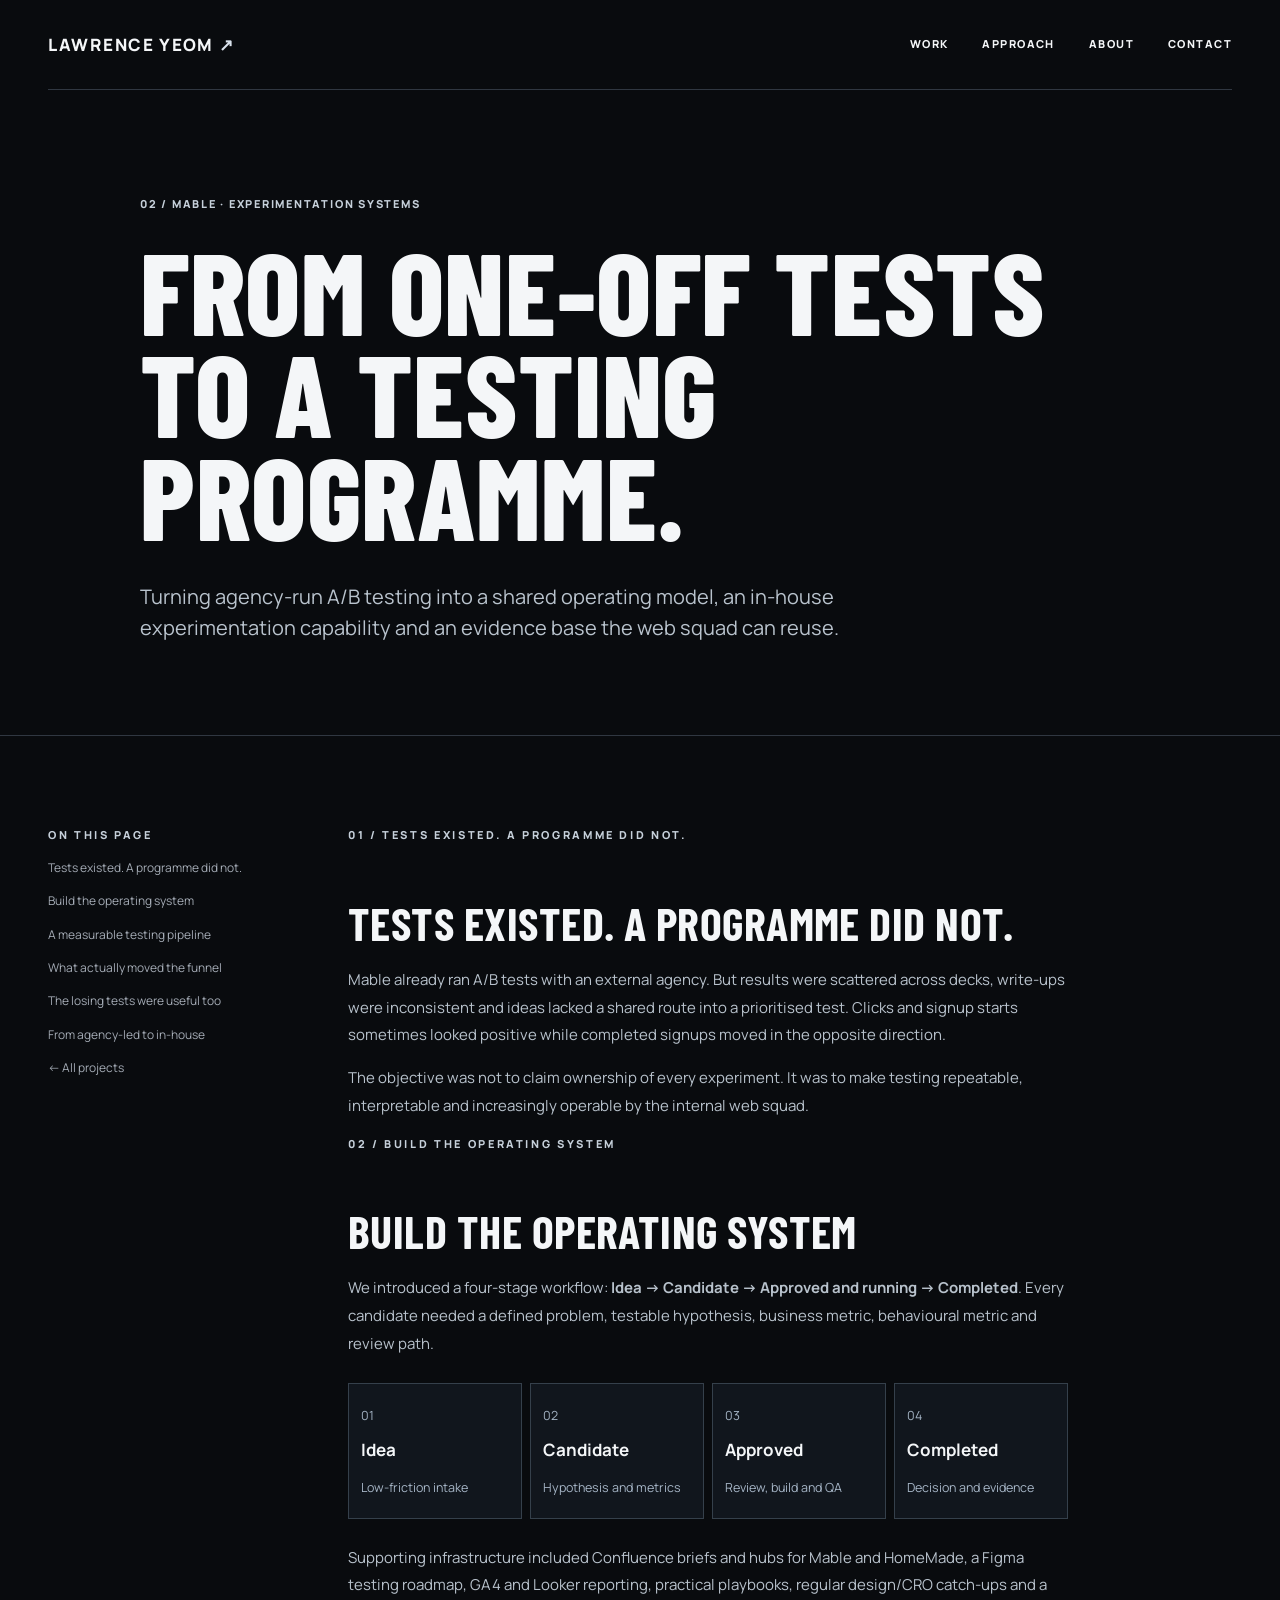
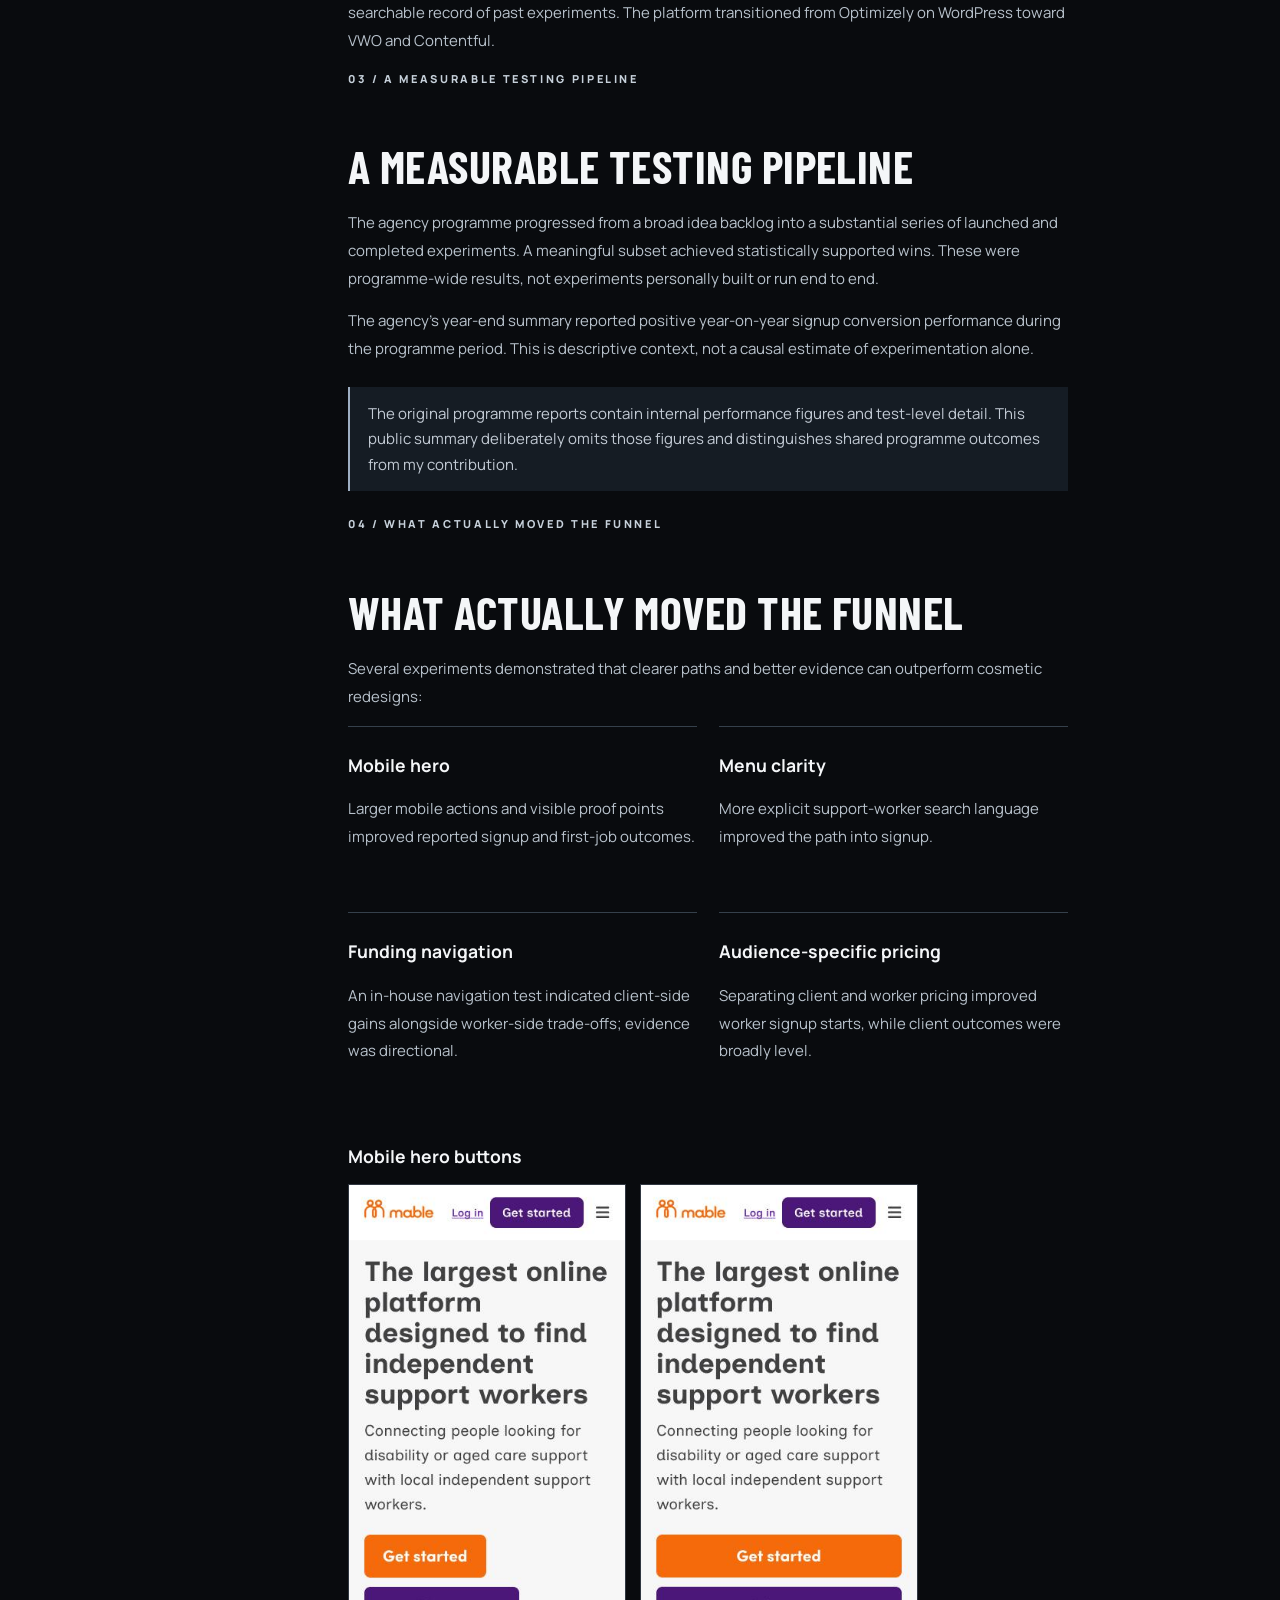
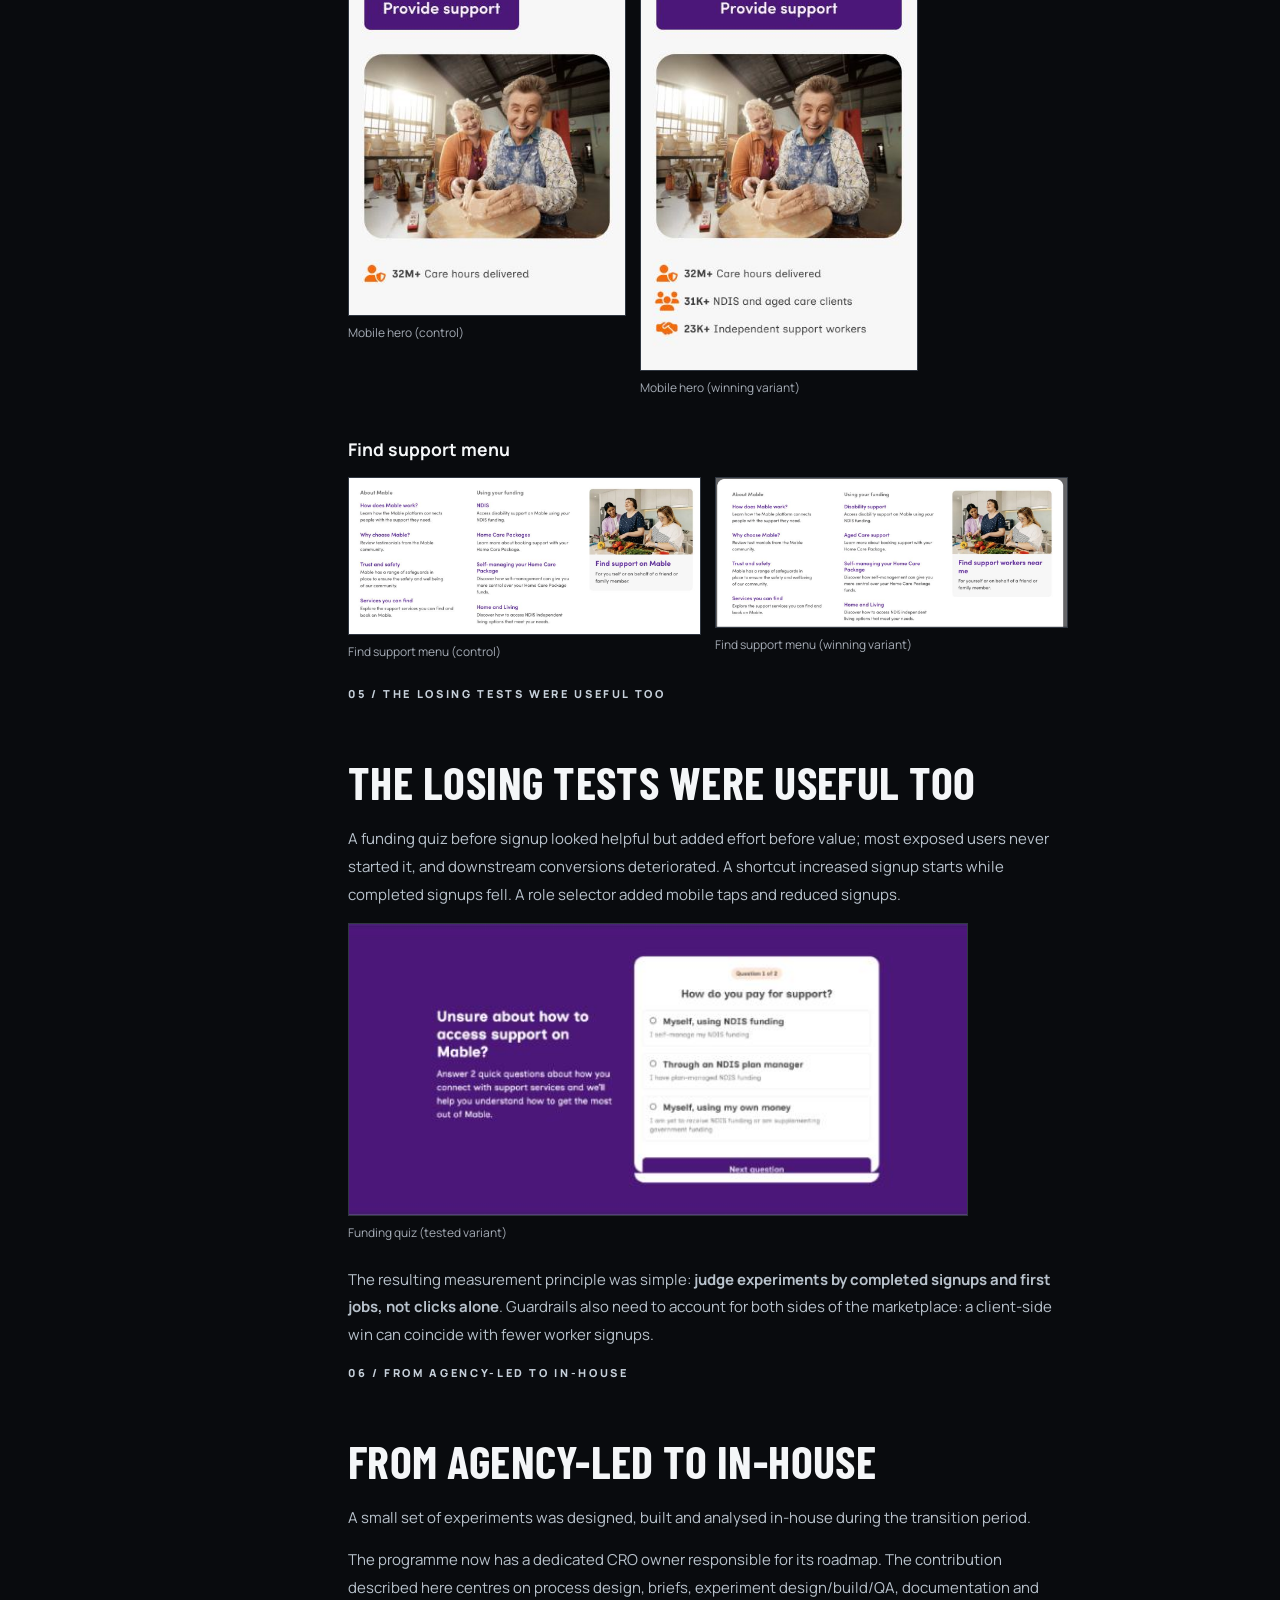
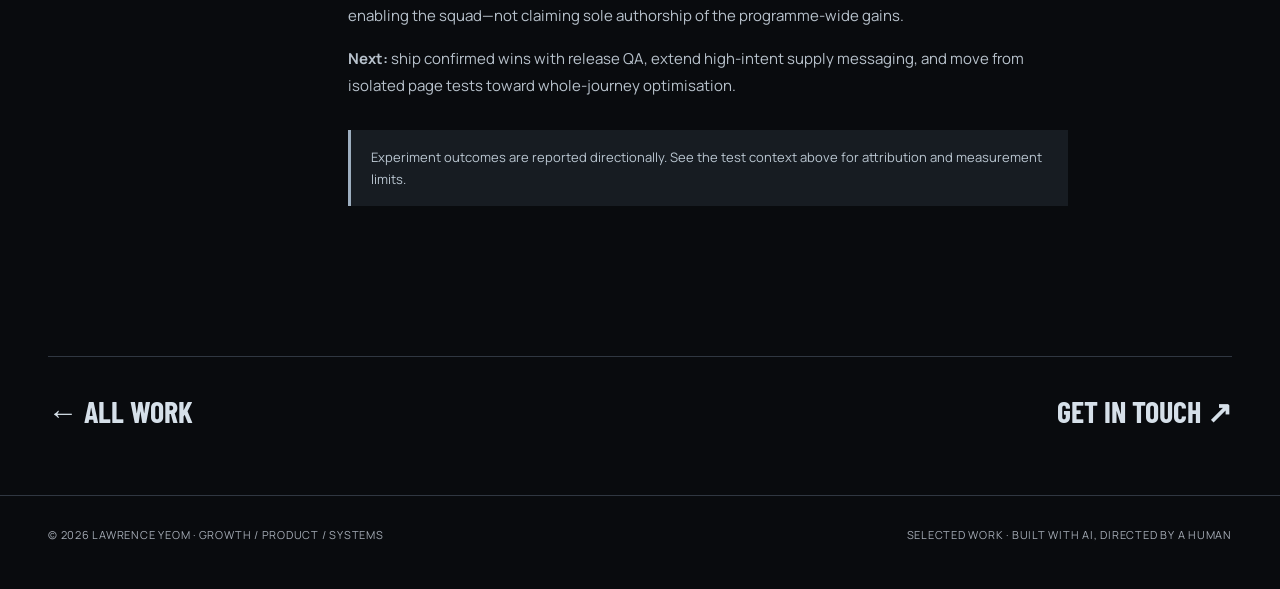
<file: cases/mable-cro.html>
<!DOCTYPE html>
<html lang="en"><head><meta charset="utf-8"/><meta content="width=device-width,initial-scale=1" name="viewport"/><meta content="#090b0e" name="theme-color"/><meta content="Mable growth and experimentation case study." name="description"/><title>From one-off tests to a testing programme. — Mable | Lawrence Yeom</title><link href="../assets/style.css" rel="stylesheet"/></head><body><header class="wrap"><nav aria-label="Main navigation" class="nav"><a class="brand" href="../index.html">LAWRENCE YEOM <span style="color:var(--accent)">↗</span></a><div class="links"><a href="../index.html#work">Work</a><a href="../index.html#approach">Approach</a><a href="../index.html#about">About</a><a href="mailto:lyeo1991@gmail.com">Contact</a></div></nav></header><main><section class="wrap case-head"><div class="eyebrow">02 / Mable · Experimentation systems</div><h1>From one-off tests to a testing programme.</h1><p class="intro">Turning agency-run A/B testing into a shared operating model, an in-house experimentation capability and an evidence base the web squad can reuse.</p></section><hr class="rule"/><section class="wrap case-body"><aside class="toc"><div class="eyebrow">On this page</div><a href="#challenge">Tests existed. A programme did not.</a><a href="#system">Build the operating system</a><a href="#pipeline">A measurable testing pipeline</a><a href="#wins">What actually moved the funnel</a><a href="#losses">The losing tests were useful too</a><a href="#ownership">From agency-led to in-house</a><a href="../index.html#work">← All projects</a></aside><article class="prose"><section id="challenge"><div class="eyebrow">01 / Tests existed. A programme did not.</div><h2>Tests existed. A programme did not.</h2><p>Mable already ran A/B tests with an external agency. But results were scattered across decks, write-ups were inconsistent and ideas lacked a shared route into a prioritised test. Clicks and signup starts sometimes looked positive while completed signups moved in the opposite direction.</p><p>The objective was not to claim ownership of every experiment. It was to make testing repeatable, interpretable and increasingly operable by the internal web squad.</p></section><section id="system"><div class="eyebrow">02 / Build the operating system</div><h2>Build the operating system</h2><p>We introduced a four-stage workflow: <strong>Idea → Candidate → Approved and running → Completed</strong>. Every candidate needed a defined problem, testable hypothesis, business metric, behavioural metric and review path.</p><div class="mable-flow"><div><small>01</small><strong>Idea</strong><small>Low-friction intake</small></div><div><small>02</small><strong>Candidate</strong><small>Hypothesis and metrics</small></div><div><small>03</small><strong>Approved</strong><small>Review, build and QA</small></div><div><small>04</small><strong>Completed</strong><small>Decision and evidence</small></div></div><p>Supporting infrastructure included Confluence briefs and hubs for Mable and HomeMade, a Figma testing roadmap, GA4 and Looker reporting, practical playbooks, regular design/CRO catch-ups and a searchable record of past experiments. The platform transitioned from Optimizely on WordPress toward VWO and Contentful.</p></section><section id="pipeline"><div class="eyebrow">03 / A measurable testing pipeline</div><h2>A measurable testing pipeline</h2><p>The agency programme progressed from a broad idea backlog into a substantial series of launched and completed experiments. A meaningful subset achieved statistically supported wins. These were programme-wide results, not experiments personally built or run end to end.</p><p>The agency’s year-end summary reported positive year-on-year signup conversion performance during the programme period. This is descriptive context, not a causal estimate of experimentation alone.</p><div class="mable-note">The original programme reports contain internal performance figures and test-level detail. This public summary deliberately omits those figures and distinguishes shared programme outcomes from my contribution.</div></section><section id="wins"><div class="eyebrow">04 / What actually moved the funnel</div><h2>What actually moved the funnel</h2><p>Several experiments demonstrated that clearer paths and better evidence can outperform cosmetic redesigns:</p><div class="mable-grid"><div class="mable-panel"><h3>Mobile hero</h3><p>Larger mobile actions and visible proof points improved reported signup and first-job outcomes.</p></div><div class="mable-panel"><h3>Menu clarity</h3><p>More explicit support-worker search language improved the path into signup.</p></div><div class="mable-panel"><h3>Funding navigation</h3><p>An in-house navigation test indicated client-side gains alongside worker-side trade-offs; evidence was directional.</p></div><div class="mable-panel"><h3>Audience-specific pricing</h3><p>Separating client and worker pricing improved worker signup starts, while client outcomes were broadly level.</p></div></div>
<h3 class="mable-mockup-heading">Mobile hero buttons</h3>
<div class="mable-mockups mable-mockups-hero">
<figure class="mable-mockup">
  <a href="../assets/mable/cro/mobile-hero-before.webp" aria-label="View mobile hero (control) at full size">
    <img src="../assets/mable/cro/mobile-hero-before.webp" alt="Mable mobile homepage with compact, left-aligned client and worker buttons." width="360" height="952" loading="lazy" decoding="async"/>
  </a>
  <figcaption>Mobile hero (control)</figcaption>
</figure>
<figure class="mable-mockup">
  <a href="../assets/mable/cro/mobile-hero-variant.webp" aria-label="View mobile hero (winning variant) at full size">
    <img src="../assets/mable/cro/mobile-hero-variant.webp" alt="Mable mobile homepage with full-width client and worker buttons and proof points below the photo." width="360" height="1024" loading="lazy" decoding="async"/>
  </a>
  <figcaption>Mobile hero (winning variant)</figcaption>
</figure>
</div>

<h3 class="mable-mockup-heading">Find support menu</h3>
<div class="mable-mockups mable-mockups-menu">
<figure class="mable-mockup">
  <a href="../assets/mable/cro/support-menu-before.webp" aria-label="View find support menu (control) at full size">
    <img src="../assets/mable/cro/support-menu-before.webp" alt="The original navigation card reads “Find support on Mable”." width="1170" height="522" loading="lazy" decoding="async"/>
  </a>
  <figcaption>Find support menu (control)</figcaption>
</figure>
<figure class="mable-mockup">
  <a href="../assets/mable/cro/support-menu-variant.webp" aria-label="View find support menu (winning variant) at full size">
    <img src="../assets/mable/cro/support-menu-variant.webp" alt="The revised navigation card reads “Find support workers near me”." width="1200" height="510" loading="lazy" decoding="async"/>
  </a>
  <figcaption>Find support menu (winning variant)</figcaption>
</figure>
</div>
</section><section id="losses"><div class="eyebrow">05 / The losing tests were useful too</div><h2>The losing tests were useful too</h2><p>A funding quiz before signup looked helpful but added effort before value; most exposed users never started it, and downstream conversions deteriorated. A shortcut increased signup starts while completed signups fell. A role selector added mobile taps and reduced signups.</p><div class="mable-mockups mable-mockups-single">
<figure class="mable-mockup">
  <a href="../assets/mable/cro/funding-quiz.webp" aria-label="View funding quiz (tested variant) at full size">
    <img src="../assets/mable/cro/funding-quiz.webp" alt="The first quiz screen asks how a client pays for support before they can continue." width="600" height="282" loading="lazy" decoding="async"/>
  </a>
  <figcaption>Funding quiz (tested variant)</figcaption>
</figure>
</div>
<p>The resulting measurement principle was simple: <strong>judge experiments by completed signups and first jobs, not clicks alone</strong>. Guardrails also need to account for both sides of the marketplace: a client-side win can coincide with fewer worker signups.</p></section><section id="ownership"><div class="eyebrow">06 / From agency-led to in-house</div><h2>From agency-led to in-house</h2><p>A small set of experiments was designed, built and analysed in-house during the transition period.</p><p>The programme now has a dedicated CRO owner responsible for its roadmap. The contribution described here centres on process design, briefs, experiment design/build/QA, documentation and enabling the squad—not claiming sole authorship of the programme-wide gains.</p><p><strong>Next:</strong> ship confirmed wins with release QA, extend high-intent supply messaging, and move from isolated page tests toward whole-journey optimisation.</p></section><div class="notice">Experiment outcomes are reported directionally. See the test context above for attribution and measurement limits.</div></article></section><div class="wrap next"><a href="../index.html#work">← All work</a><a href="mailto:lyeo1991@gmail.com">Get in touch ↗</a></div></main><hr class="rule"/><footer class="wrap footer"><span>© 2026 Lawrence Yeom · Growth / Product / Systems</span><span>Selected work · Built with AI, directed by a human</span></footer></body></html>
</file>
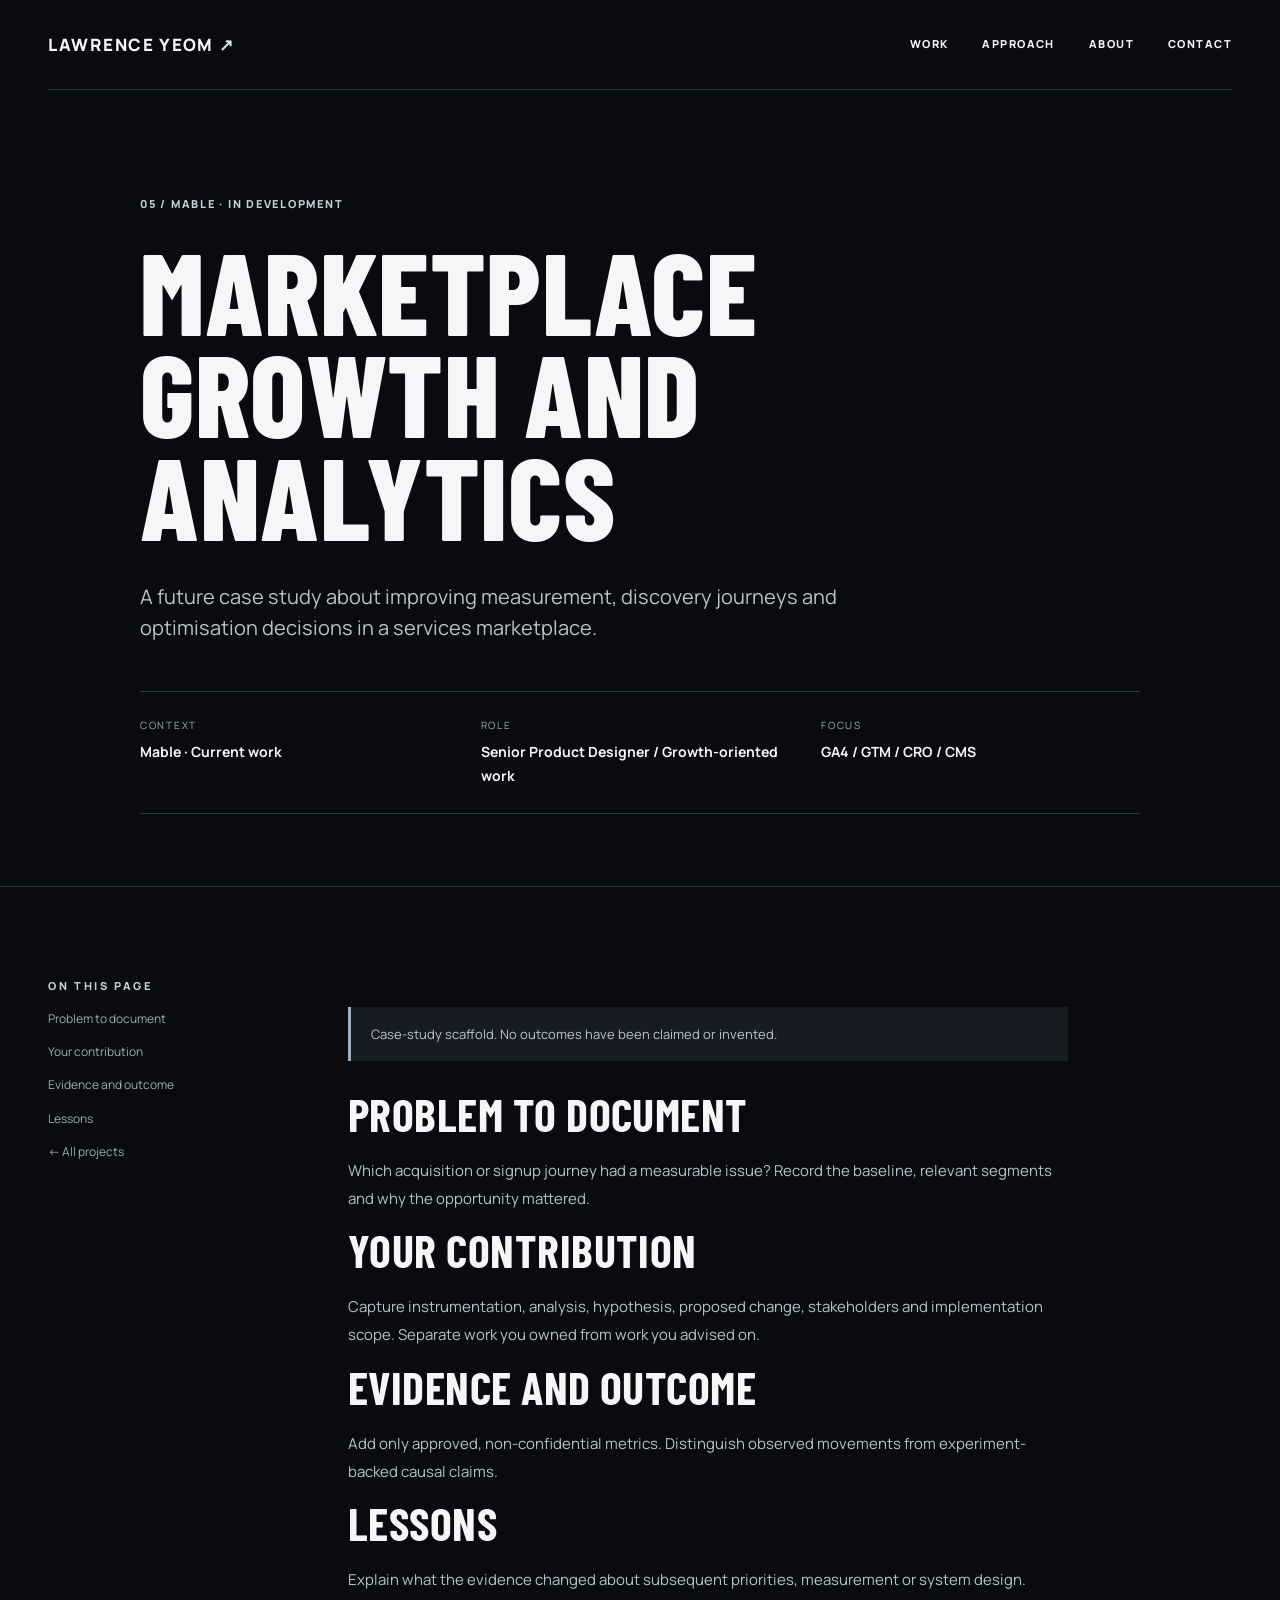
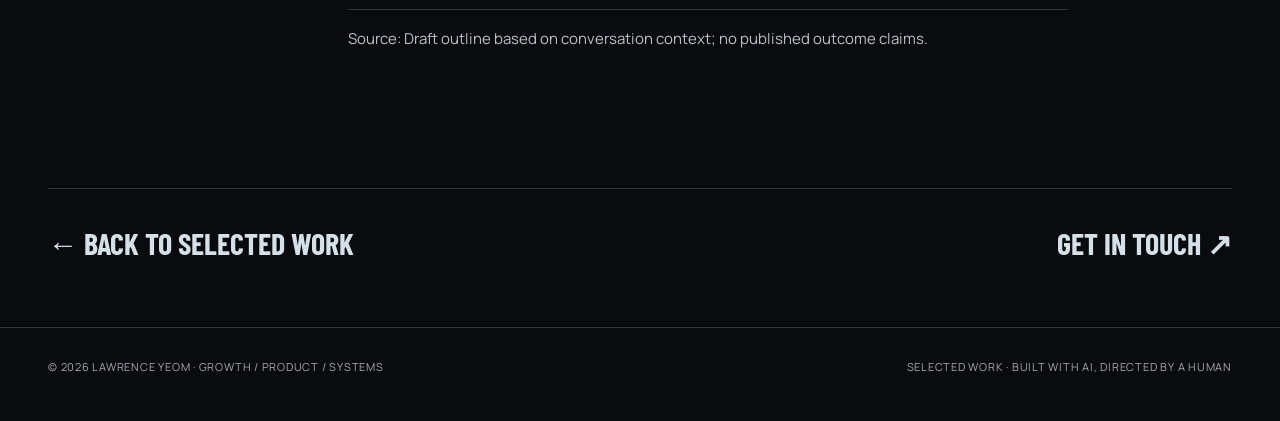
<file: cases/mable-growth.html>
<!doctype html><html lang="en"><head><meta charset="utf-8"><meta name="viewport" content="width=device-width,initial-scale=1"><meta name="theme-color" content="#090b0e"><meta name="description" content="Lawrence Yeom — growth, product design, analytics and digital systems portfolio."><title>Marketplace growth and analytics — Lawrence Yeom</title><link rel="stylesheet" href="../assets/style.css"></head><body><header class="wrap"><nav class="nav" aria-label="Main navigation"><a class="brand" href="../index.html">LAWRENCE YEOM <span style="color:var(--accent)">↗</span></a><div class="links"><a href="../index.html#work">Work</a><a href="../index.html#approach">Approach</a><a href="../index.html#about">About</a><a href="mailto:lyeo1991@gmail.com">Contact</a></div></nav></header><main><section class="wrap case-head"><div class="eyebrow">05 / Mable · In development</div><h1>Marketplace growth and analytics</h1><p class="intro">A future case study about improving measurement, discovery journeys and optimisation decisions in a services marketplace.</p><div class="facts"><div class="fact"><label>Context</label><strong>Mable · Current work</strong></div><div class="fact"><label>Role</label><strong>Senior Product Designer / Growth-oriented work</strong></div><div class="fact"><label>Focus</label><strong>GA4 / GTM / CRO / CMS</strong></div></div></section><hr class="rule"><section class="wrap case-body"><aside class="toc"><div class="eyebrow">On this page</div><a href="#s0">Problem to document</a><a href="#s1">Your contribution</a><a href="#s2">Evidence and outcome</a><a href="#s3">Lessons</a><a href="../index.html#work">← All projects</a></aside><article class="prose"><div class="notice">Case-study scaffold. No outcomes have been claimed or invented.</div><section id="s0"><h2>Problem to document</h2><p>Which acquisition or signup journey had a measurable issue? Record the baseline, relevant segments and why the opportunity mattered.</p></section><section id="s1"><h2>Your contribution</h2><p>Capture instrumentation, analysis, hypothesis, proposed change, stakeholders and implementation scope. Separate work you owned from work you advised on.</p></section><section id="s2"><h2>Evidence and outcome</h2><p>Add only approved, non-confidential metrics. Distinguish observed movements from experiment-backed causal claims.</p></section><section id="s3"><h2>Lessons</h2><p>Explain what the evidence changed about subsequent priorities, measurement or system design.</p></section><p class="source">Source: Draft outline based on conversation context; no published outcome claims. </p></article></section><div class="wrap next"><a href="../index.html#work">← Back to selected work</a><a href="mailto:lyeo1991@gmail.com">Get in touch ↗</a></div></main><hr class="rule"><footer class="wrap footer"><span>© 2026 Lawrence Yeom · Growth / Product / Systems</span><span>Selected work · Built with AI, directed by a human</span></footer></body></html>
</file>
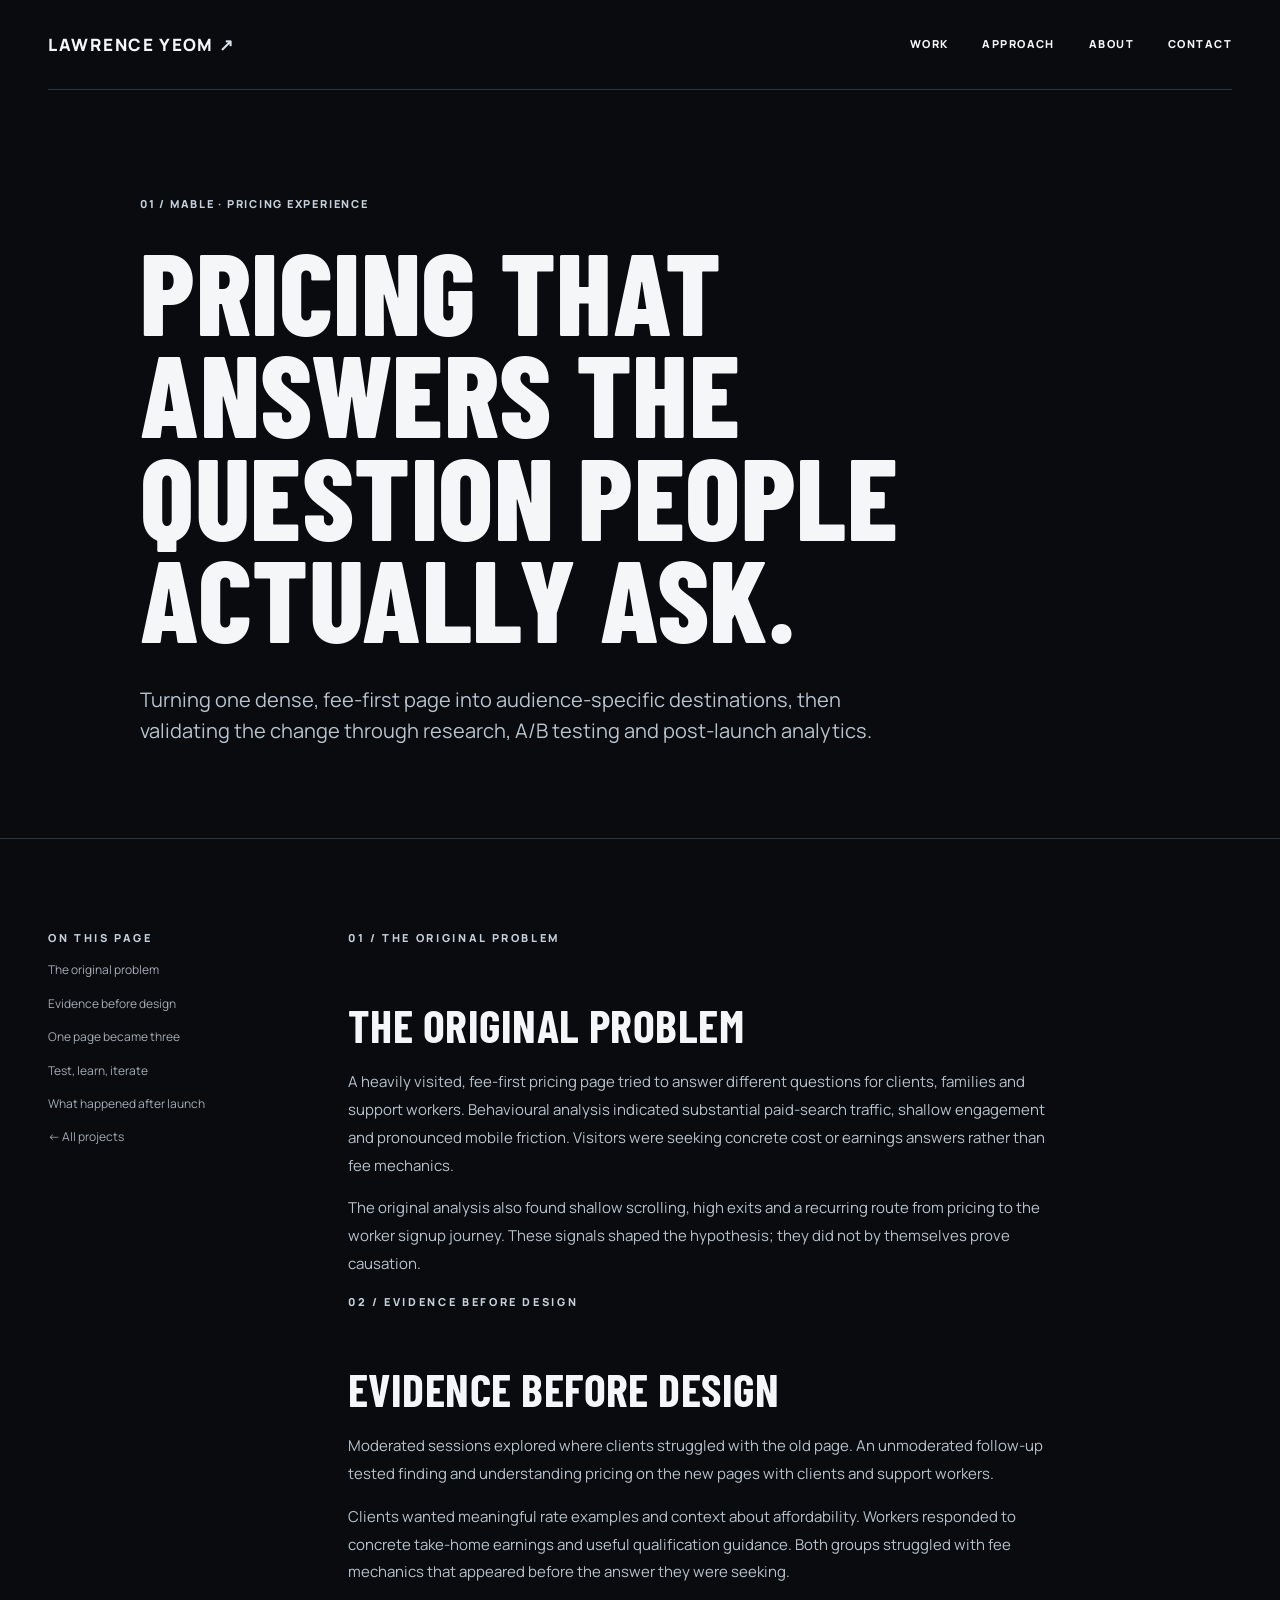
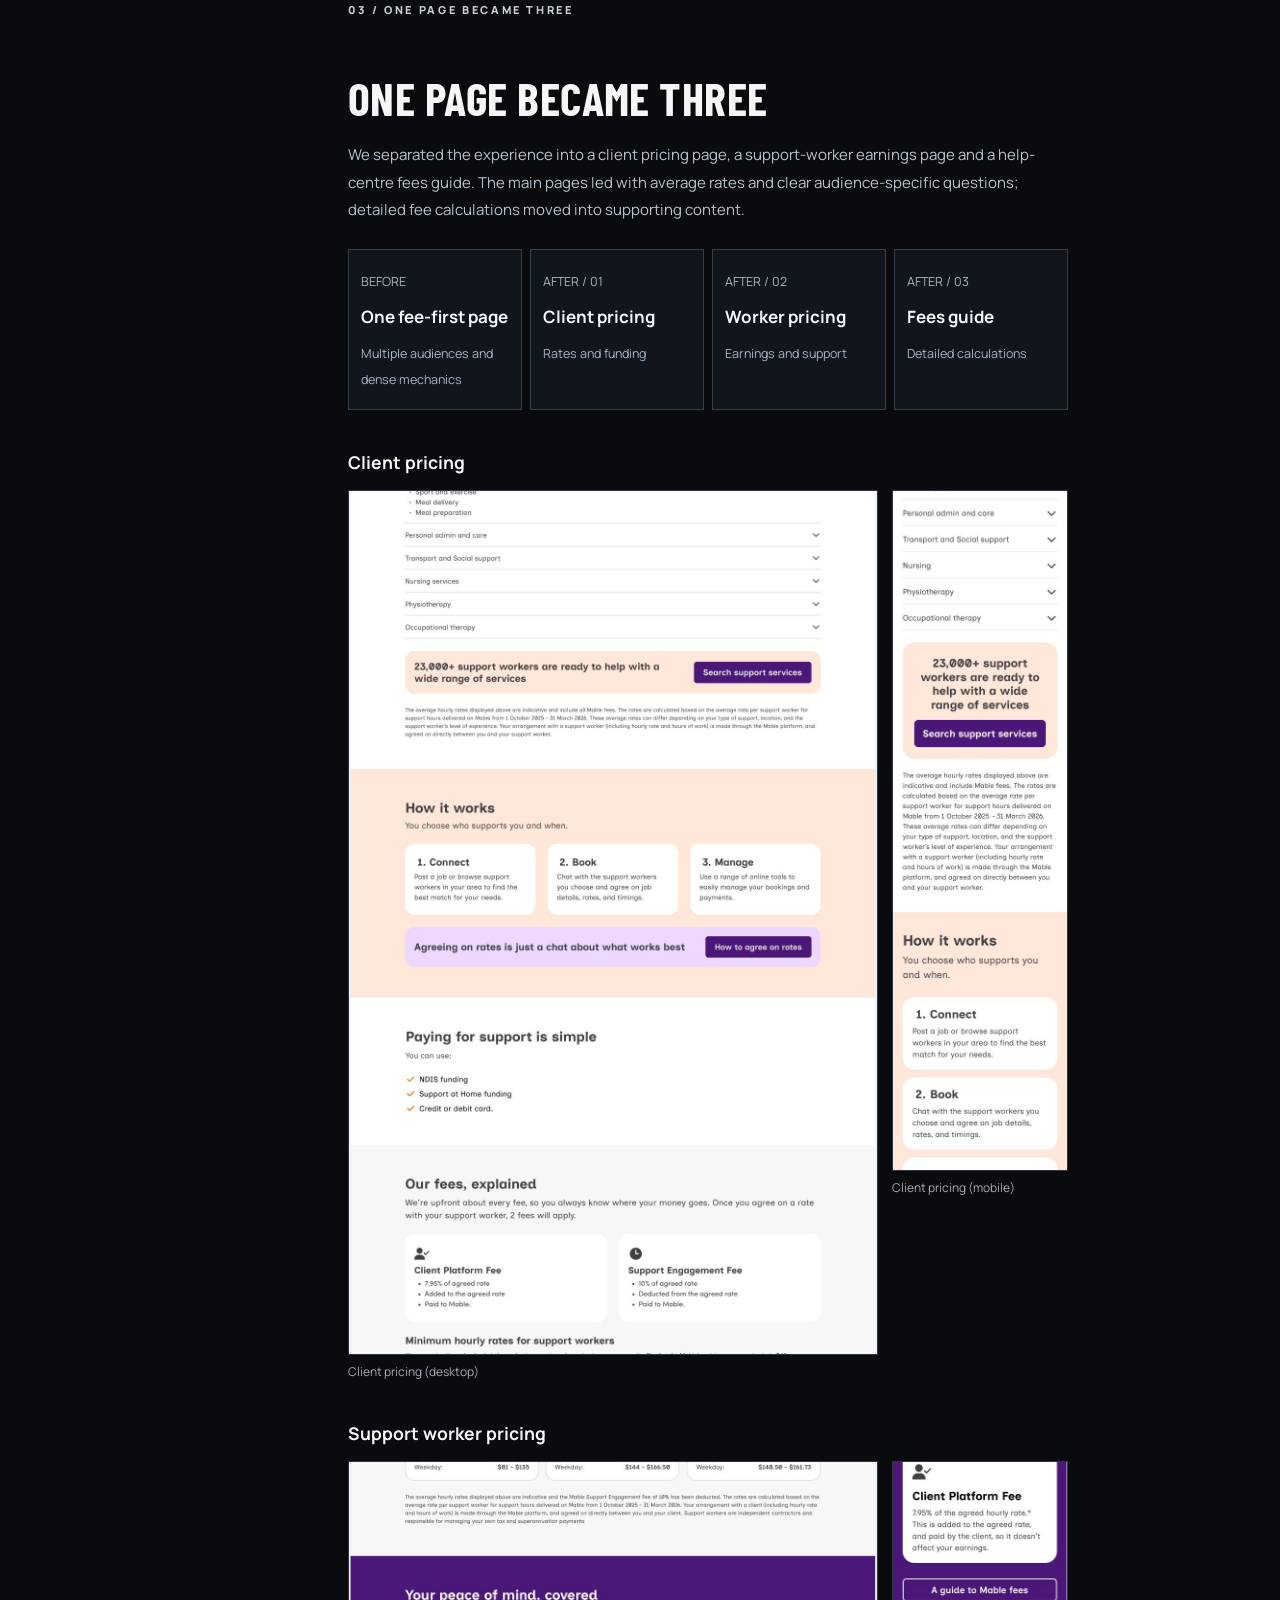
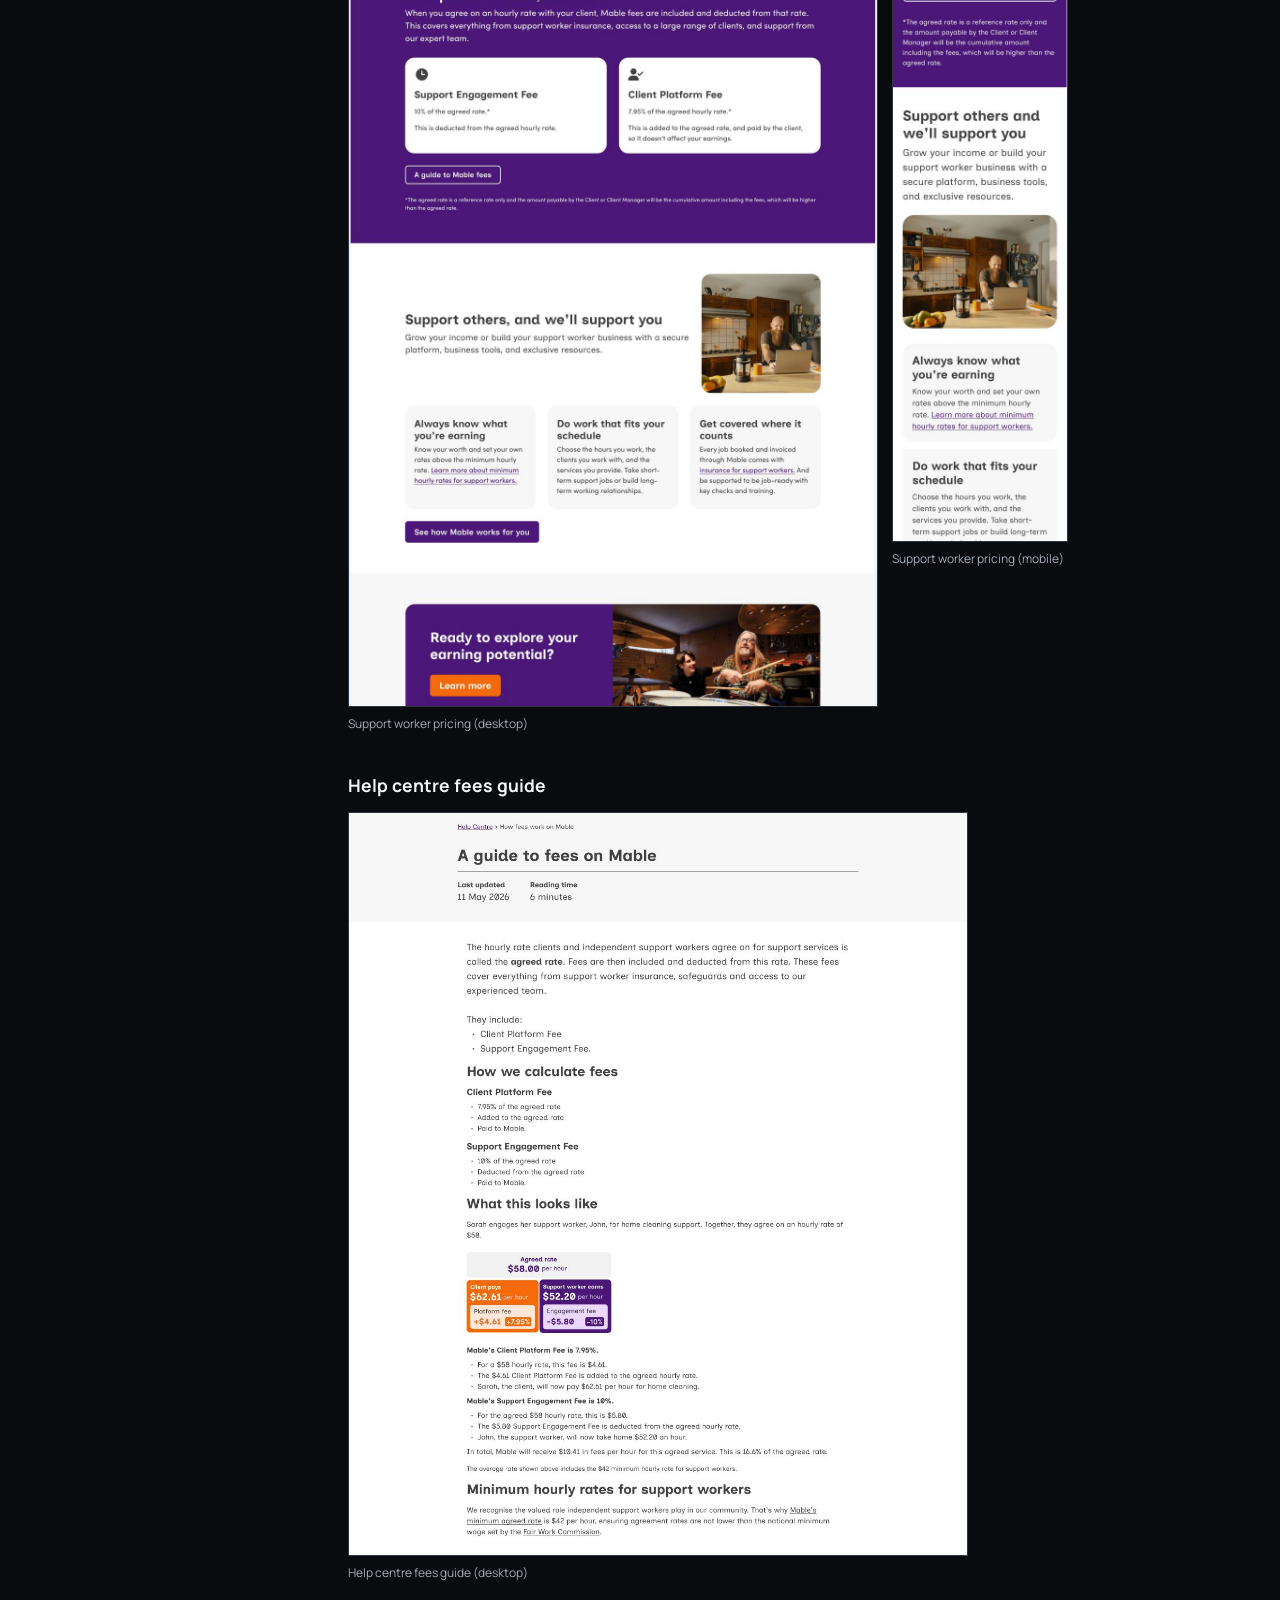
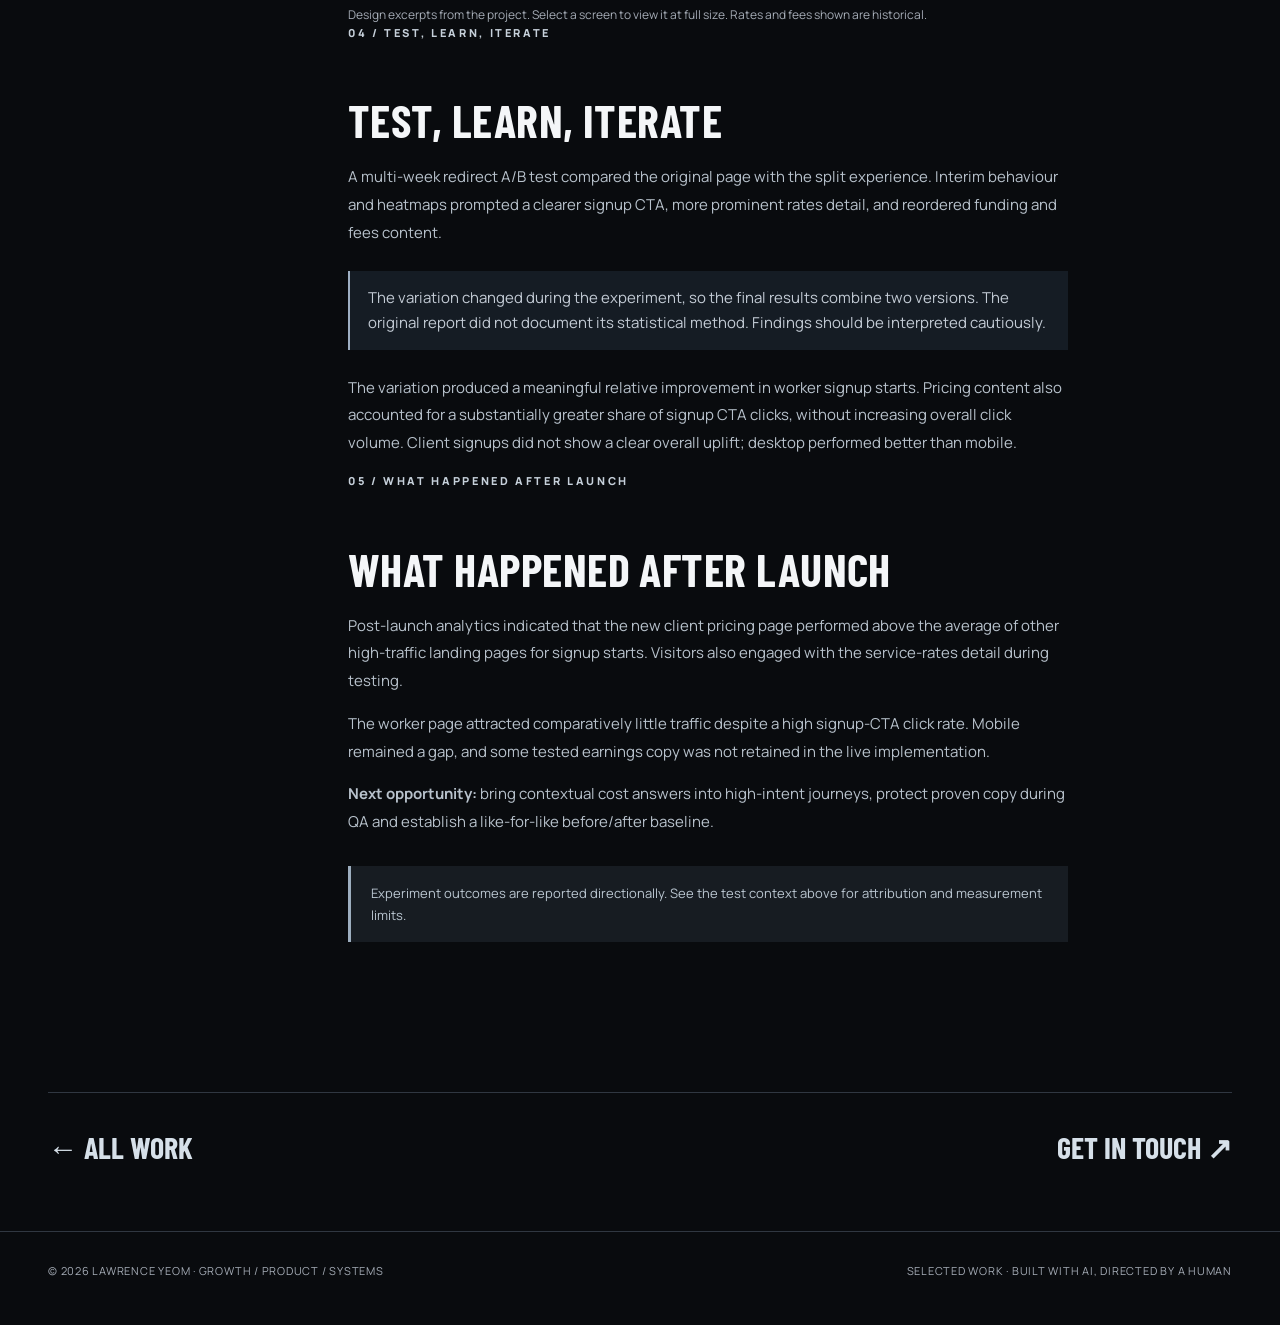
<file: cases/mable-pricing.html>
<!DOCTYPE html>

<html lang="en"><head><meta charset="utf-8"/><meta content="width=device-width,initial-scale=1" name="viewport"/><meta content="#090b0e" name="theme-color"/><meta content="Mable growth and experimentation case study." name="description"/><title>Pricing that answers the question people actually ask. — Mable | Lawrence Yeom</title><link href="../assets/style.css" rel="stylesheet"/></head><body><header class="wrap"><nav aria-label="Main navigation" class="nav"><a class="brand" href="../index.html">LAWRENCE YEOM <span style="color:var(--accent)">↗</span></a><div class="links"><a href="../index.html#work">Work</a><a href="../index.html#approach">Approach</a><a href="../index.html#about">About</a><a href="mailto:lyeo1991@gmail.com">Contact</a></div></nav></header><main><section class="wrap case-head"><div class="eyebrow">01 / Mable · Pricing experience</div><h1>Pricing that answers the question people actually ask.</h1><p class="intro">Turning one dense, fee-first page into audience-specific destinations, then validating the change through research, A/B testing and post-launch analytics.</p></section><hr class="rule"/><section class="wrap case-body"><aside class="toc"><div class="eyebrow">On this page</div><a href="#problem">The original problem</a><a href="#research">Evidence before design</a><a href="#approach">One page became three</a><a href="#test">Test, learn, iterate</a><a href="#after">What happened after launch</a><a href="../index.html#work">← All projects</a></aside><article class="prose"><section id="problem"><div class="eyebrow">01 / The original problem</div><h2>The original problem</h2><p>A heavily visited, fee-first pricing page tried to answer different questions for clients, families and support workers. Behavioural analysis indicated substantial paid-search traffic, shallow engagement and pronounced mobile friction. Visitors were seeking concrete cost or earnings answers rather than fee mechanics.</p><p>The original analysis also found shallow scrolling, high exits and a recurring route from pricing to the worker signup journey. These signals shaped the hypothesis; they did not by themselves prove causation.</p></section><section id="research"><div class="eyebrow">02 / Evidence before design</div><h2>Evidence before design</h2><p>Moderated sessions explored where clients struggled with the old page. An unmoderated follow-up tested finding and understanding pricing on the new pages with clients and support workers.</p><p>Clients wanted meaningful rate examples and context about affordability. Workers responded to concrete take-home earnings and useful qualification guidance. Both groups struggled with fee mechanics that appeared before the answer they were seeking.</p></section><section id="approach"><div class="eyebrow">03 / One page became three</div><h2>One page became three</h2><p>We separated the experience into a client pricing page, a support-worker earnings page and a help-centre fees guide. The main pages led with average rates and clear audience-specific questions; detailed fee calculations moved into supporting content.</p><div class="mable-flow"><div><small>BEFORE</small><strong>One fee-first page</strong><small>Multiple audiences and dense mechanics</small></div><div><small>AFTER / 01</small><strong>Client pricing</strong><small>Rates and funding</small></div><div><small>AFTER / 02</small><strong>Worker pricing</strong><small>Earnings and support</small></div><div><small>AFTER / 03</small><strong>Fees guide</strong><small>Detailed calculations</small></div></div>
<h3 class="mable-mockup-heading">Client pricing</h3>
<div class="mable-mockups mable-mockups-pricing">
<figure class="mable-mockup">
  <a href="../assets/mable/pricing/client-pricing-desktop.webp" aria-label="View client pricing (desktop) at full size">
    <img src="../assets/mable/pricing/client-pricing-desktop.webp" alt="Client pricing page with service-rate categories, a support search link and payment options." width="1100" height="1800" loading="lazy" decoding="async"/>
  </a>
  <figcaption>Client pricing (desktop)</figcaption>
</figure>
<figure class="mable-mockup">
  <a href="../assets/mable/pricing/client-pricing-mobile.webp" aria-label="View client pricing (mobile) at full size">
    <img src="../assets/mable/pricing/client-pricing-mobile.webp" alt="Mobile client pricing page with service accordions and the support search call to action." width="360" height="1400" loading="lazy" decoding="async"/>
  </a>
  <figcaption>Client pricing (mobile)</figcaption>
</figure>
</div>

<h3 class="mable-mockup-heading">Support worker pricing</h3>
<div class="mable-mockups mable-mockups-pricing">
<figure class="mable-mockup">
  <a href="../assets/mable/pricing/worker-pricing-desktop.webp" aria-label="View support worker pricing (desktop) at full size">
    <img src="../assets/mable/pricing/worker-pricing-desktop.webp" alt="Worker pricing page with a fee summary, worker protections and a call to learn about earnings." width="1126" height="1800" loading="lazy" decoding="async"/>
  </a>
  <figcaption>Support worker pricing (desktop)</figcaption>
</figure>
<figure class="mable-mockup">
  <a href="../assets/mable/pricing/worker-pricing-mobile.webp" aria-label="View support worker pricing (mobile) at full size">
    <img src="../assets/mable/pricing/worker-pricing-mobile.webp" alt="Mobile worker pricing page with a link to detailed fees and information about worker protections." width="360" height="1400" loading="lazy" decoding="async"/>
  </a>
  <figcaption>Support worker pricing (mobile)</figcaption>
</figure>
</div>

<h3 class="mable-mockup-heading">Help centre fees guide</h3>
<div class="mable-mockups mable-mockups-single">
<figure class="mable-mockup">
  <a href="../assets/mable/pricing/fees-guide.webp" aria-label="View help centre fees guide (desktop) at full size">
    <img src="../assets/mable/pricing/fees-guide.webp" alt="Help centre article with a worked example of how client and worker fees are calculated." width="1167" height="1400" loading="lazy" decoding="async"/>
  </a>
  <figcaption>Help centre fees guide (desktop)</figcaption>
</figure>
</div>
<p class="mable-mockup-note">Design excerpts from the project. Select a screen to view it at full size. Rates and fees shown are historical.</p>
</section><section id="test"><div class="eyebrow">04 / Test, learn, iterate</div><h2>Test, learn, iterate</h2><p>A multi-week redirect A/B test compared the original page with the split experience. Interim behaviour and heatmaps prompted a clearer signup CTA, more prominent rates detail, and reordered funding and fees content.</p><div class="mable-note">The variation changed during the experiment, so the final results combine two versions. The original report did not document its statistical method. Findings should be interpreted cautiously.</div><p>The variation produced a meaningful relative improvement in worker signup starts. Pricing content also accounted for a substantially greater share of signup CTA clicks, without increasing overall click volume. Client signups did not show a clear overall uplift; desktop performed better than mobile.</p></section><section id="after"><div class="eyebrow">05 / What happened after launch</div><h2>What happened after launch</h2><p>Post-launch analytics indicated that the new client pricing page performed above the average of other high-traffic landing pages for signup starts. Visitors also engaged with the service-rates detail during testing.</p><p>The worker page attracted comparatively little traffic despite a high signup-CTA click rate. Mobile remained a gap, and some tested earnings copy was not retained in the live implementation.</p><p><strong>Next opportunity:</strong> bring contextual cost answers into high-intent journeys, protect proven copy during QA and establish a like-for-like before/after baseline.</p></section><div class="notice">Experiment outcomes are reported directionally. See the test context above for attribution and measurement limits.</div></article></section><div class="wrap next"><a href="../index.html#work">← All work</a><a href="mailto:lyeo1991@gmail.com">Get in touch ↗</a></div></main><hr class="rule"/><footer class="wrap footer"><span>© 2026 Lawrence Yeom · Growth / Product / Systems</span><span>Selected work · Built with AI, directed by a human</span></footer></body></html>
</file>
<file: assets/style.css>
/* V0.4 — dark industrial typography system */
@import url('https://fonts.googleapis.com/css2?family=Barlow+Condensed:wght@500;600;700;800&family=Manrope:wght@400;500;600;700;800&display=swap');
:root{--paper:#090b0e;--ink:#f4f6f8;--muted:#a4abb5;--line:#303741;--accent:#d9e2ec;--wash:#171c22;--serif:'Barlow Condensed','Arial Narrow',Impact,sans-serif;--body:'Manrope',Inter,Arial,sans-serif}
*{box-sizing:border-box}html{scroll-behavior:smooth}body{margin:0;background:var(--paper);color:var(--ink);font:15px/1.7 var(--body);-webkit-font-smoothing:antialiased}a{color:inherit;text-decoration:none}a:hover{color:#fff}a:focus-visible{outline:2px solid #b4c8dd;outline-offset:5px}.wrap{max-width:1240px;width:calc(100% - 96px);margin:auto}.nav{display:flex;align-items:center;justify-content:space-between;gap:20px;min-height:90px;border-bottom:1px solid var(--line)}.brand{font:800 17px/1 var(--body);letter-spacing:.1em}.links{display:flex;gap:34px;font-size:11px;font-weight:800;text-transform:uppercase;letter-spacing:.13em}.eyebrow{font-size:11px;letter-spacing:.24em;text-transform:uppercase;font-weight:800;color:#c6d0da}.hero{padding:126px 0 136px;display:grid;grid-template-columns:1.6fr .5fr;gap:75px;align-items:end}.hero h1{font:800 clamp(80px,11vw,160px)/.83 var(--serif);letter-spacing:.005em;text-transform:uppercase;margin:26px 0 40px}.hero h1 em{color:#8c9eae;font-style:normal;font-weight:800}.lead{font-size:clamp(18px,2vw,23px);line-height:1.55;max-width:690px;font-weight:500}.side{border-left:2px solid #596674;padding-left:25px;color:var(--muted);font-size:13px}.side b{color:var(--ink);text-transform:uppercase;letter-spacing:.12em}.rule{border:0;border-top:1px solid var(--line);margin:0}.section{padding:100px 0 110px}.section-head{display:flex;justify-content:space-between;align-items:end;gap:30px;margin-bottom:45px}.section h2,.section-head h2{font:800 clamp(54px,7vw,88px)/.93 var(--serif);letter-spacing:.01em;text-transform:uppercase;margin:18px 0}.section-head p{font-size:13px;max-width:335px;color:var(--muted)}.work{border-top:1px solid var(--line);padding:34px 0 38px;display:grid;grid-template-columns:58px minmax(0,1.5fr) minmax(200px,.55fr) 24px;gap:24px;align-items:start;transition:background .2s,padding .2s}.work:hover{background:#121820}.work:last-child{border-bottom:1px solid var(--line)}.num{font:700 20px var(--serif);color:#9cabb9}.work h3{font:700 clamp(33px,4vw,53px)/.98 var(--serif);letter-spacing:.01em;text-transform:uppercase;margin:0 0 15px}.work p{font-size:13px;color:var(--muted);margin:0;max-width:590px}.work .meta{font-size:11px;color:#b8c4d0;font-weight:800;text-transform:uppercase;letter-spacing:.12em;padding-top:5px}.arrow{font-size:23px;color:#d6e0e9}.chips{display:flex;gap:8px;flex-wrap:wrap;margin-top:20px}.chip{font-size:10px;font-weight:700;text-transform:uppercase;letter-spacing:.08em;border:1px solid #414a55;padding:5px 9px;color:#b6c0cb}.muted{color:var(--muted)}.small{font-size:13px}.grid3{display:grid;grid-template-columns:repeat(3,1fr);gap:28px}.grid3>div{border-top:2px solid #9cabb9;padding-top:22px}.grid3 h3{font:700 33px/1 var(--serif);text-transform:uppercase;margin:0 0 15px}.grid3 p{font-size:13px;color:var(--muted);margin:0}.about{display:grid;grid-template-columns:1fr 1fr;gap:80px}.about p{font-size:16px;color:#b3bcc7}.footer{padding:30px 0 44px;display:flex;justify-content:space-between;gap:15px;color:var(--muted);font-size:11px;text-transform:uppercase;letter-spacing:.07em}.button-link{display:inline-block;margin-top:25px;border:1px solid #8493a3;padding:13px 20px;color:#f2f5f8;font-size:11px;font-weight:800;letter-spacing:.14em;text-transform:uppercase}.button-link:hover{background:#e4eaf0;color:#090b0e}.case-head{padding:105px 0 72px;max-width:1000px}.case-head h1{font:800 clamp(65px,9vw,118px)/.89 var(--serif);letter-spacing:.005em;text-transform:uppercase;margin:25px 0 35px}.case-head .intro{font-size:20px;line-height:1.55;max-width:770px;color:#b9c3cd}.facts{display:grid;grid-template-columns:repeat(3,1fr);gap:22px;border-top:1px solid var(--line);border-bottom:1px solid var(--line);padding:25px 0;margin-top:48px}.fact label{display:block;font-size:10px;letter-spacing:.17em;text-transform:uppercase;color:var(--muted)}.fact strong{display:block;font-weight:700;font-size:14px;margin-top:6px}.case-body{display:grid;grid-template-columns:230px minmax(0,720px);gap:70px;padding:90px 0 120px}.toc{font-size:12px;color:var(--muted)}.toc a{display:block;margin:13px 0}.prose h2{font:700 46px/1 var(--serif);text-transform:uppercase;letter-spacing:.01em;margin:55px 0 20px}.prose h2:first-child{margin-top:0}.prose p,.prose li{font-size:15px;line-height:1.85;color:#b8c2cc}.prose ul{padding-left:22px}.metric-strip{display:grid;grid-template-columns:repeat(2,1fr);gap:12px;margin:32px 0}.metric{background:var(--wash);border:1px solid var(--line);padding:25px}.metric b{font:800 55px/.95 var(--serif);color:#f4f6f8;display:block}.metric span{font-size:12px;color:#aebac6}.notice{border-left:3px solid #9daebf;padding:16px 20px;background:var(--wash);font-size:13px;color:#bac6d1;margin:30px 0}.source{font-size:12px;color:var(--muted);padding-top:15px;border-top:1px solid var(--line)}.draft{font-size:11px;color:#a4abb5;letter-spacing:.09em;text-transform:uppercase}.next{border-top:1px solid var(--line);padding:36px 0 65px;display:flex;justify-content:space-between;gap:20px}.next a{font:700 30px var(--serif);text-transform:uppercase;color:#d6e0e9}
@media(max-width:850px){.hero{grid-template-columns:1fr;gap:35px}.case-body{grid-template-columns:1fr;gap:15px}.toc{display:none}.work{grid-template-columns:40px 1fr 24px}.work .meta{grid-column:2;grid-row:2}.work .arrow{grid-column:3;grid-row:1}.about{gap:30px}}
@media(max-width:600px){.wrap{width:calc(100% - 36px)}.nav{min-height:72px}.brand{font-size:13px}.links{gap:12px;font-size:9px;letter-spacing:.05em}.hero{padding:84px 0}.hero h1{font-size:clamp(70px,17vw,105px)}.section{padding:70px 0 80px}.section-head{display:block}.section h2,.section-head h2{font-size:56px}.work{gap:13px;grid-template-columns:25px 1fr 20px}.work h3{font-size:36px}.grid3,.about,.facts{grid-template-columns:1fr}.facts{gap:13px}.case-head{padding:75px 0 45px}.case-head h1{font-size:clamp(58px,13vw,84px)}.case-body{padding:55px 0}.metric-strip{grid-template-columns:1fr}.footer{flex-direction:column}}
@media(prefers-reduced-motion:no-preference){a{transition:color .2s,background .2s}}

/* V0.5: case-study media */
.case-visual-hero{padding:45px 0 70px}.case-figure{margin:32px 0 55px;background:#171c22;border:1px solid #303741;overflow:hidden}.case-figure img{display:block;width:100%;height:auto;object-fit:contain}.case-figure figcaption{padding:12px 18px;color:#aeb9c5;font:500 12px/1.6 var(--body);border-top:1px solid #303741}.hero-figure{margin:0}.prose .case-figure{margin:28px 0 58px}.mobile-demo{max-width:360px}.mobile-demo img{max-height:560px;width:auto;max-width:100%;margin:auto}.case-body section{scroll-margin-top:35px}

/* V0.8 — Hello Molly operations narrative */
.hm-visual{padding:78px 0 90px}.hm-visual h2{font:800 clamp(52px,7.5vw,100px)/.92 var(--serif);letter-spacing:.01em;margin:25px 0 42px}.hm-visual h2 span{color:#91a3b4}.hm-streams{display:grid;grid-template-columns:repeat(3,1fr);gap:12px}.hm-streams>div{min-height:225px;border:1px solid #394451;background:linear-gradient(145deg,#1b242e,#11151b);padding:27px;display:flex;flex-direction:column}.hm-streams small{font-size:10px;letter-spacing:.16em;font-weight:800;color:#b5c3d1}.hm-streams b{font:800 clamp(66px,8vw,112px)/1 var(--serif);margin:19px 0;color:#f3f6f9}.hm-streams p{font-size:12px;color:#b7c2cd;max-width:220px;margin:auto 0 0}.hm-output{text-align:center;border:1px solid #394451;border-top:0;padding:25px;background:#11161c}.hm-output>span{display:block;color:#96a9ba;font-size:27px}.hm-output strong{display:block;font:800 27px var(--serif);letter-spacing:.07em}.hm-output p{font-size:11px;color:#b2bfcb;letter-spacing:.08em;text-transform:uppercase}.hm-capabilities{display:grid;grid-template-columns:repeat(2,1fr);gap:10px;margin:28px 0}.hm-capabilities>div{border:1px solid var(--line);padding:22px;background:#151b22}.hm-capabilities strong{display:block;font:700 27px var(--serif);letter-spacing:.04em}.hm-capabilities span{display:block;color:#b2bfca;font-size:12px}.hm-delivered{border-left:3px solid #aabccb;padding:17px 20px;background:#171e25;margin:24px 0 45px}.hm-delivered span{display:block;font-size:10px;letter-spacing:.16em;color:#aebccc;font-weight:800;margin-bottom:6px}.hm-delivered strong{font-size:14px;line-height:1.6}.hm-summary{display:grid;grid-template-columns:1fr 1fr;gap:12px;margin:30px 0}.hm-summary>div{background:#171e25;padding:25px;border:1px solid var(--line)}.hm-summary b{font:800 70px/.95 var(--serif);display:block}.hm-summary span{font-size:12px;color:#bac6d1}
@media(max-width:600px){.hm-visual{padding:55px 0}.hm-streams{grid-template-columns:1fr}.hm-streams>div{min-height:160px}.hm-streams b{font-size:70px;margin:8px 0}.hm-capabilities{grid-template-columns:1fr}.hm-summary b{font-size:55px}}

/* V0.9 — Mable evidence-led case studies */
.case-head .eyebrow{letter-spacing:.16em}.mable-stats{display:grid;grid-template-columns:repeat(3,minmax(0,1fr));gap:1px;background:#303843;border:1px solid #303843;margin:34px 0 10px}.mable-stat{background:#11161d;padding:24px}.mable-stat b{font-size:clamp(27px,3.6vw,52px);line-height:1.05;letter-spacing:-.04em;display:block;color:#f4f6f9}.mable-stat span{display:block;margin-top:10px;color:#aeb8c4;font-size:13px;line-height:1.55}.mable-kicker{font-size:11px;letter-spacing:.17em;text-transform:uppercase;color:#a5b7c8}.mable-panel{border-top:1px solid #35404b;padding:24px 0}.mable-panel h3{margin:0 0 10px}.mable-grid{display:grid;grid-template-columns:repeat(2,minmax(0,1fr));gap:22px}.mable-note{border-left:2px solid #9eafc3;padding:14px 18px;background:#151c24;color:#c3cbd5;margin:24px 0}.mable-flow{display:grid;grid-template-columns:repeat(4,minmax(0,1fr));gap:8px;margin:25px 0}.mable-flow div{border:1px solid #35404b;padding:18px 12px;background:#11161d}.mable-flow strong{display:block;font-size:17px;margin:9px 0}.mable-flow small{color:#a5b4c5}.mable-visual{margin:26px 0}.mable-visual img{max-width:100%;max-height:650px;object-fit:contain;display:block;margin:auto;border:1px solid #343c45;background:#f3f1ed}.mable-visual figcaption{font-size:12px;color:#aab6c5;margin-top:10px}.mable-wide{max-width:1100px;margin:0 auto;padding:0 24px 50px}.mable-wide h2{font-size:clamp(26px,4vw,46px);letter-spacing:-.035em}.mable-wide p{max-width:760px;color:#c2cad3;line-height:1.7}.mable-result{font-size:clamp(24px,3vw,42px);font-weight:800;letter-spacing:-.04em}.mable-result em{font-style:normal;color:#9eb2c6}@media(max-width:680px){.mable-stats{grid-template-columns:1fr}.mable-flow{grid-template-columns:repeat(2,1fr)}.mable-grid{grid-template-columns:1fr}.mable-stat{padding:18px}}

.mable-mockup-heading {
  margin: 38px 0 12px;
}

.mable-mockups {
  display: grid;
  grid-template-columns: repeat(2, minmax(0, 1fr));
  gap: 14px;
  align-items: start;
  margin: 0 0 24px;
}

.mable-mockups-pricing {
  grid-template-columns: minmax(0, 3fr) minmax(0, 1fr);
}

.mable-mockups-hero {
  max-width: 570px;
}

.mable-mockups-single {
  grid-template-columns: minmax(0, 1fr);
  max-width: 620px;
}

.mable-mockup {
  min-width: 0;
  margin: 0;
}

.mable-mockup a {
  display: block;
  border: 1px solid var(--line);
}

.mable-mockup a:hover {
  border-color: var(--muted);
}

.mable-mockup img {
  display: block;
  width: 100%;
  height: auto;
}

.mable-mockup figcaption,
.prose .mable-mockup-note {
  margin: 8px 0 0;
  color: var(--muted);
  font-size: 12px;
  line-height: 1.5;
}

@media (max-width: 600px) {
  .mable-mockups {
    gap: 10px;
  }

  .mable-mockups-menu {
    grid-template-columns: minmax(0, 1fr);
  }

  .mable-mockups-pricing {
    grid-template-columns: minmax(0, 2.4fr) minmax(0, 1fr);
  }
}
</file>
